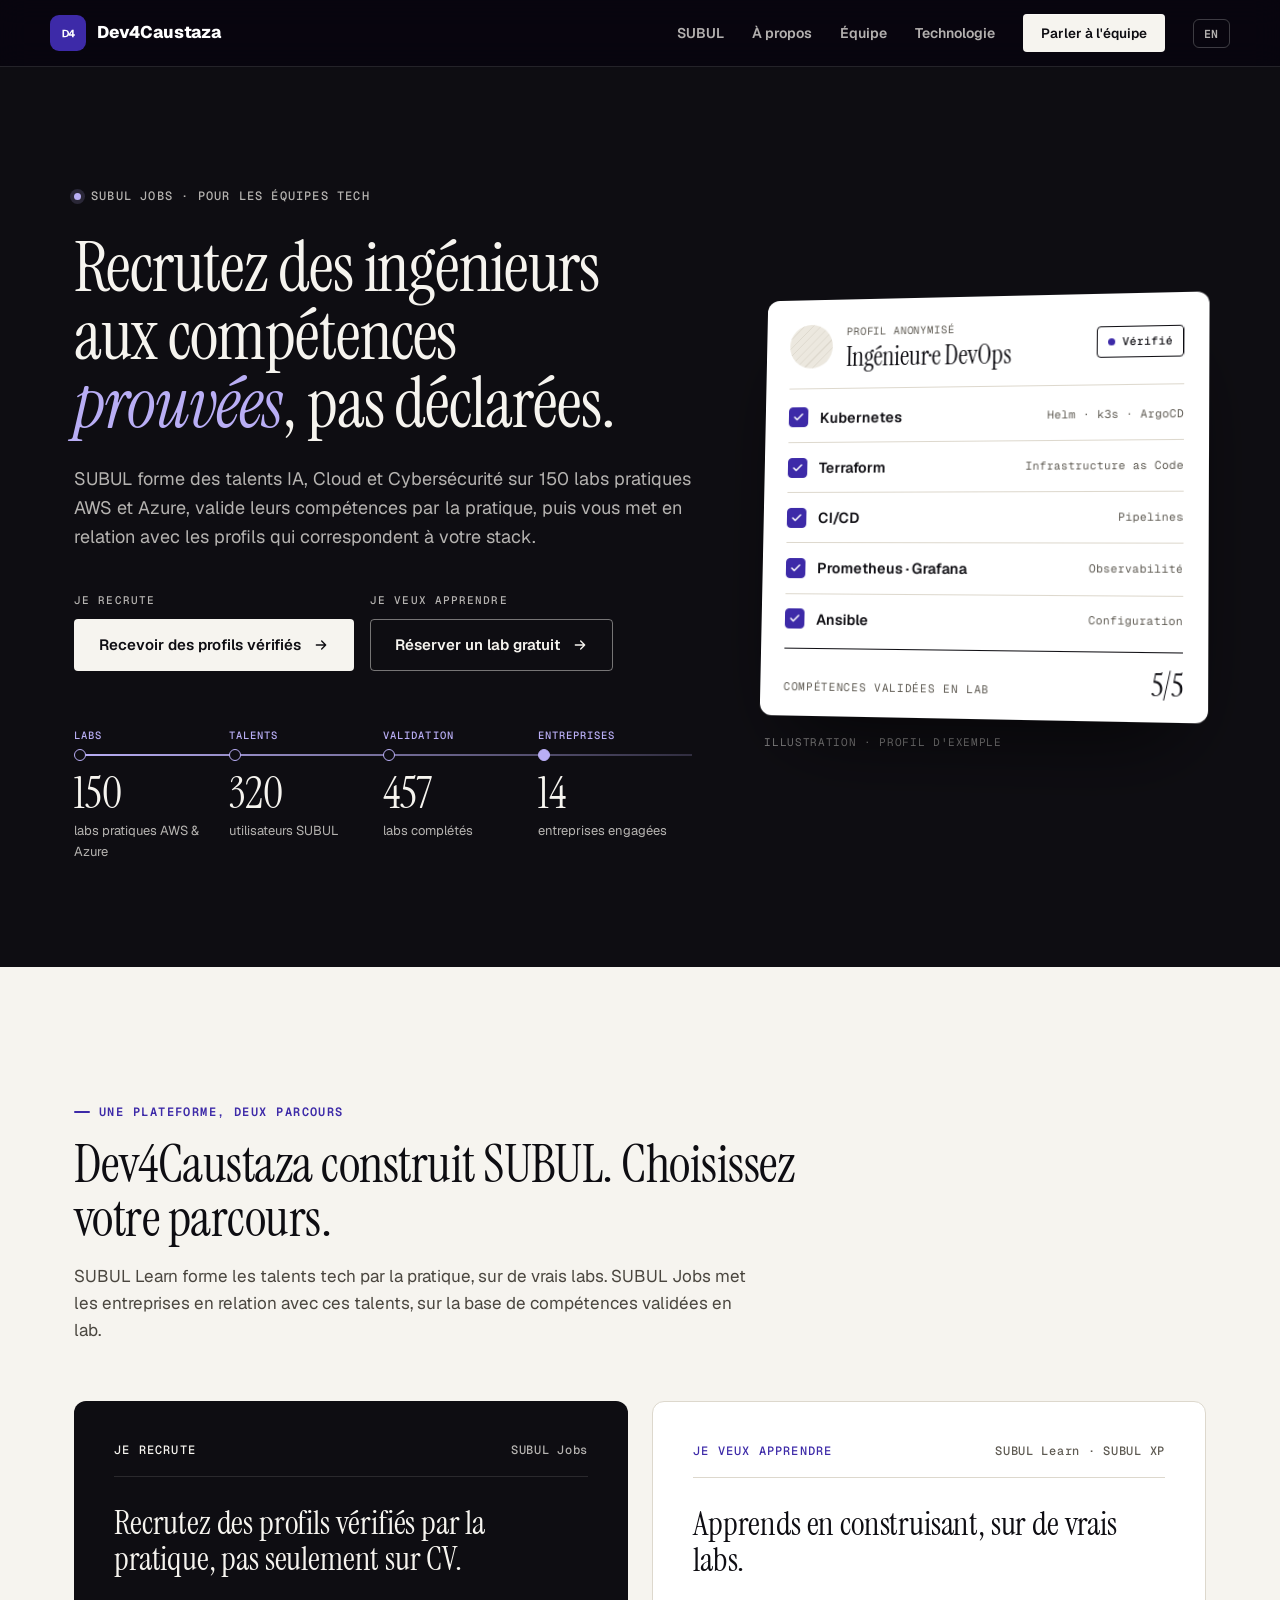
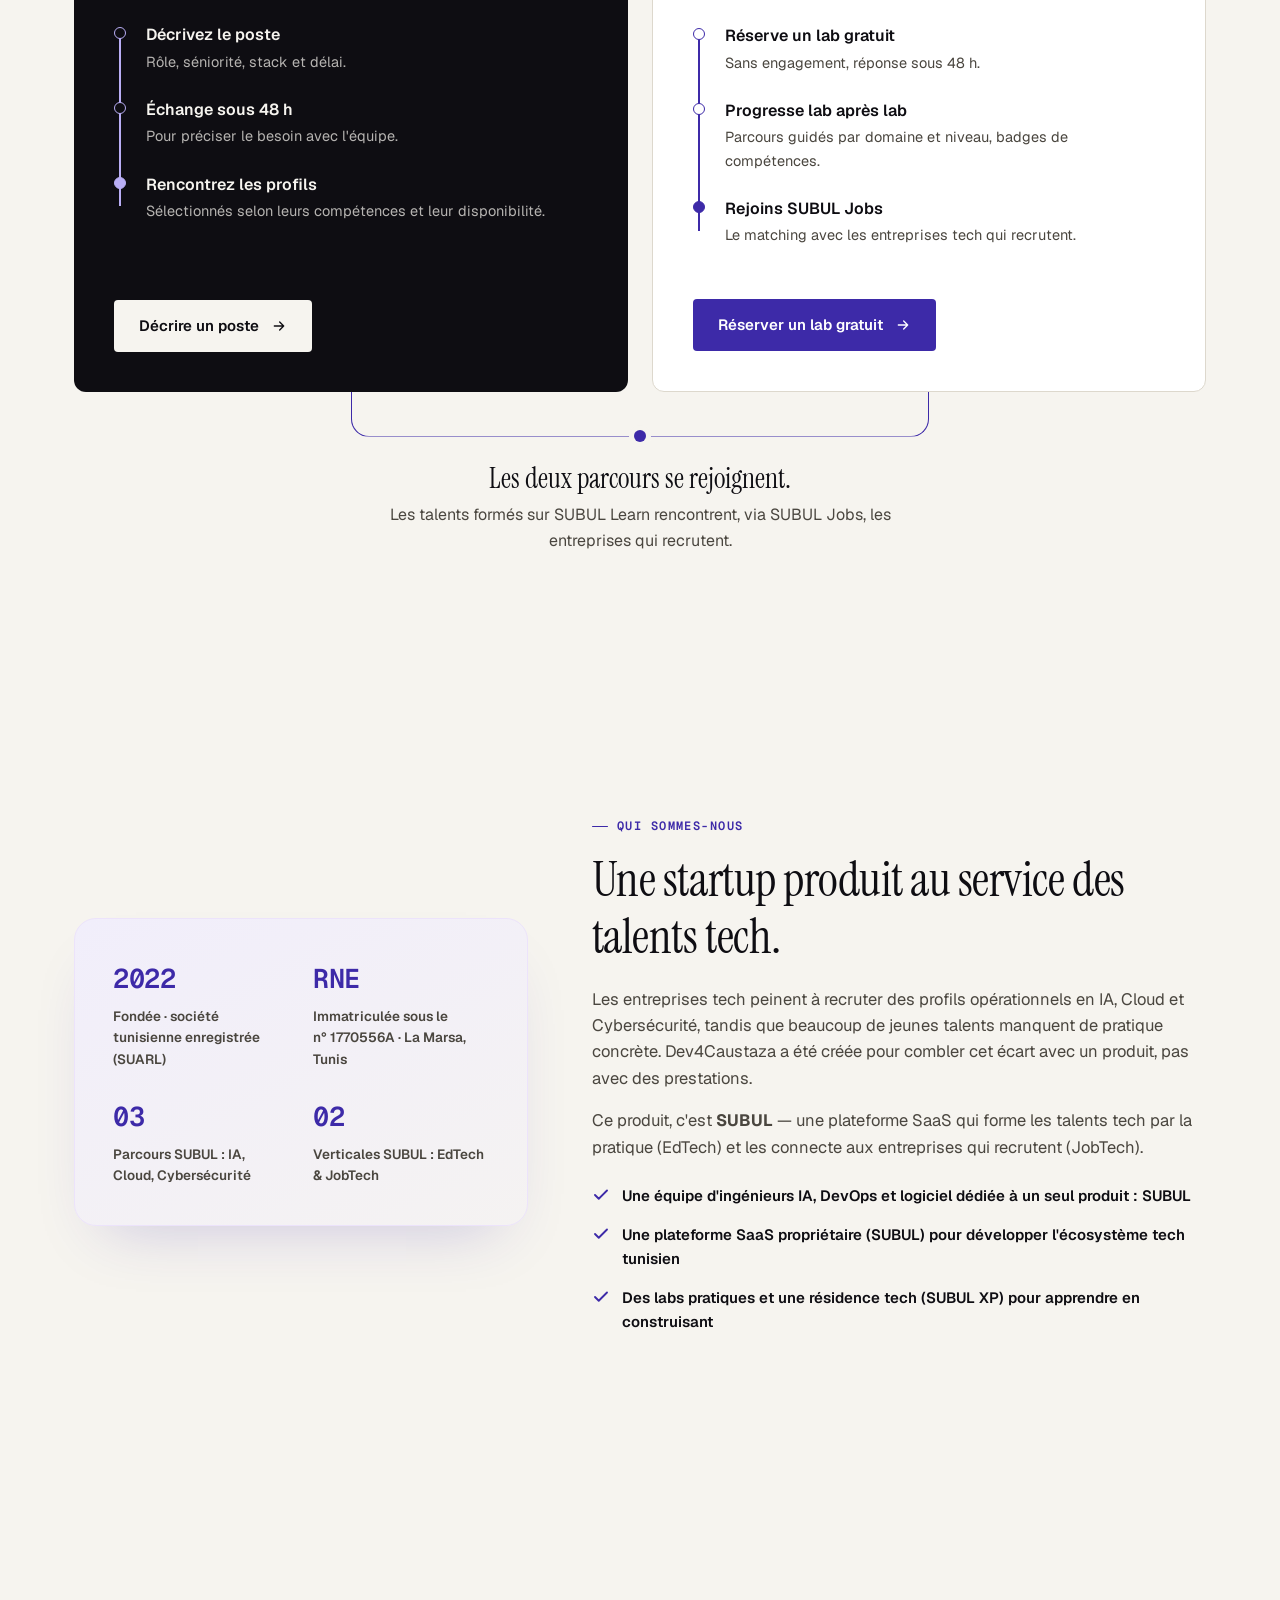
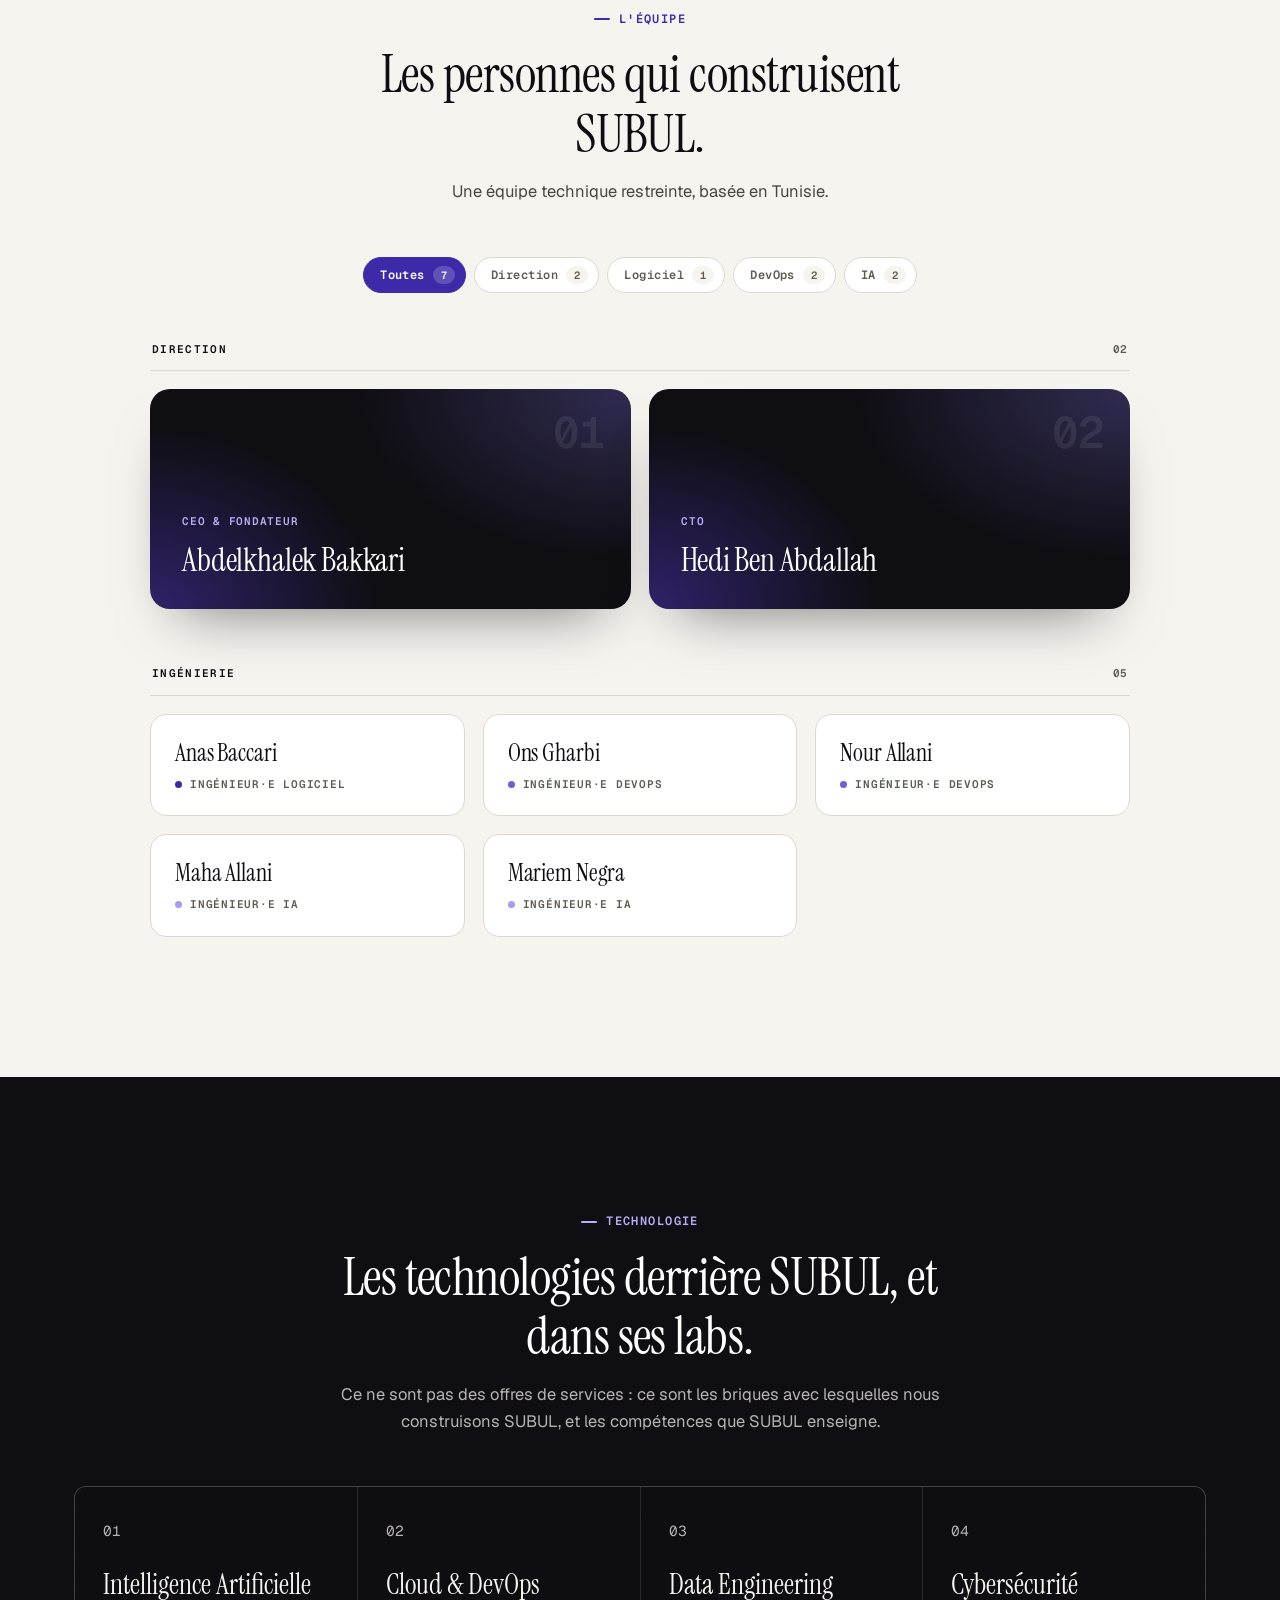
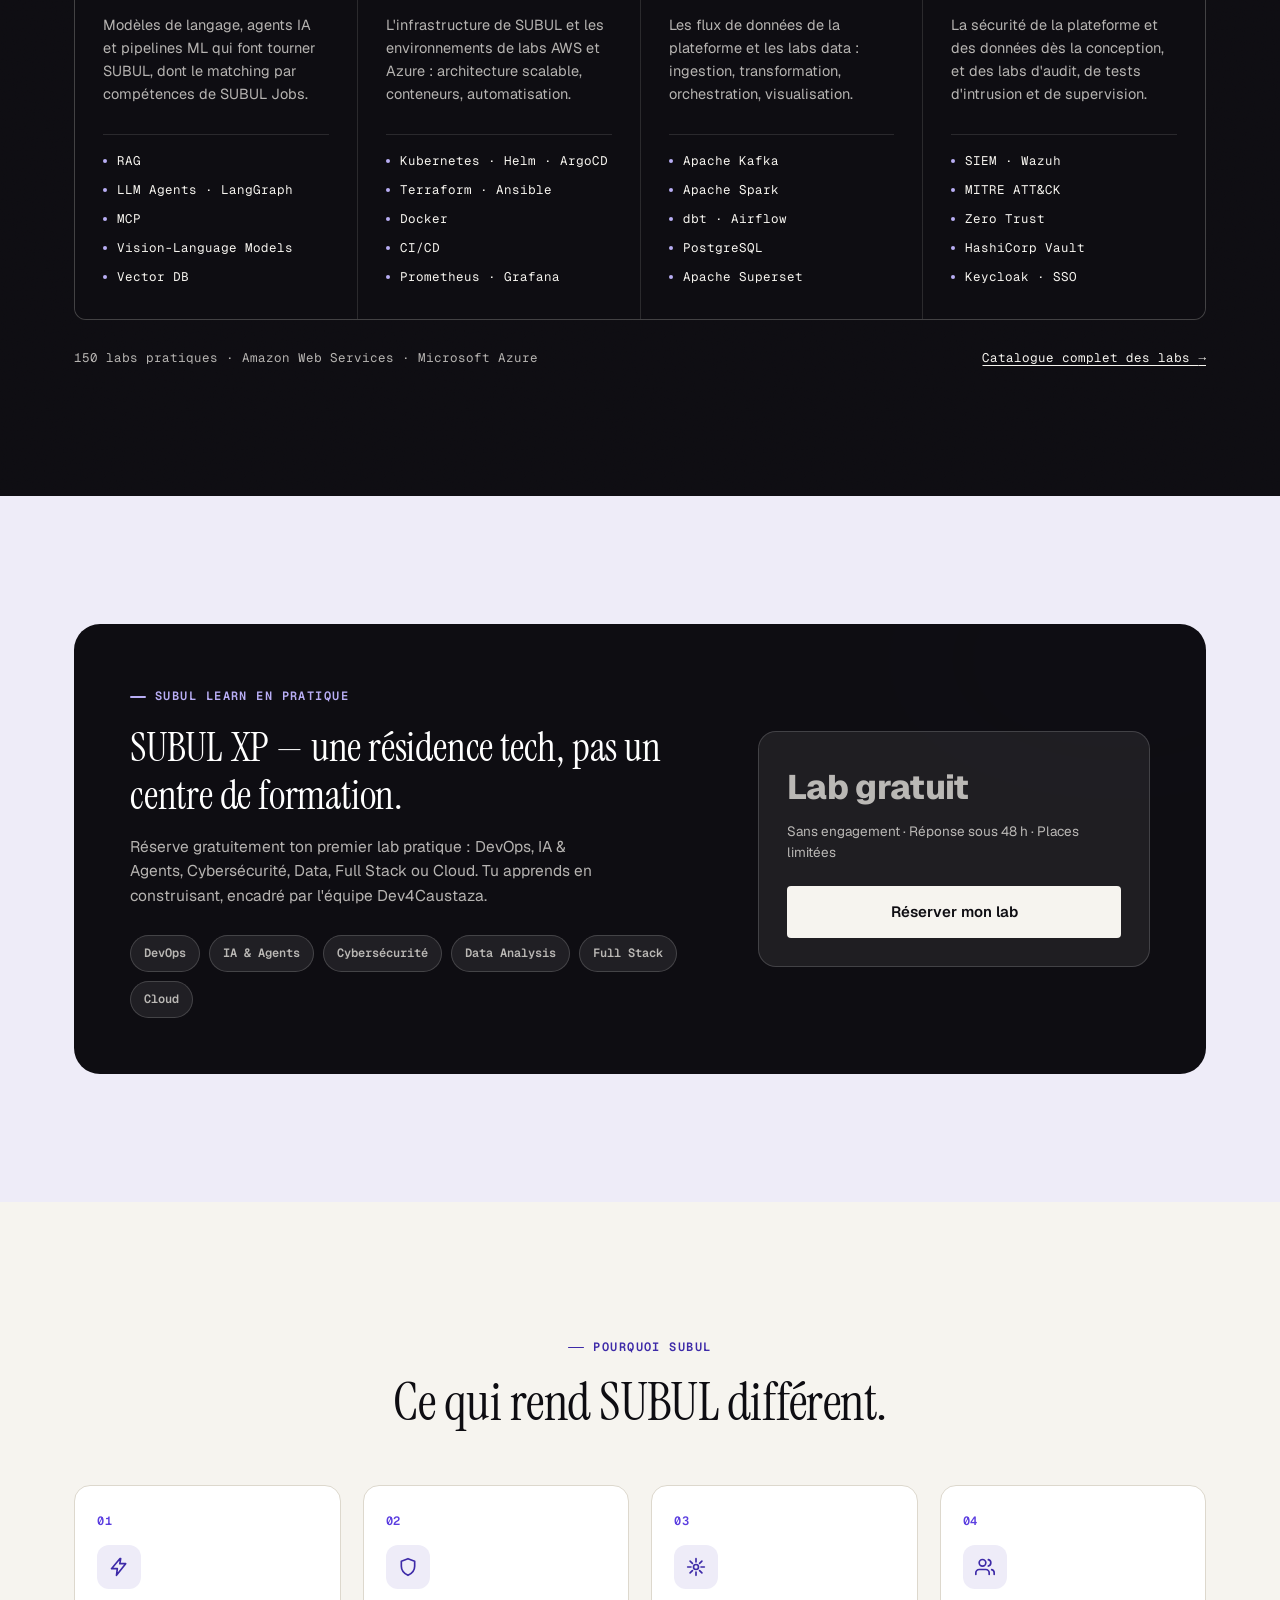
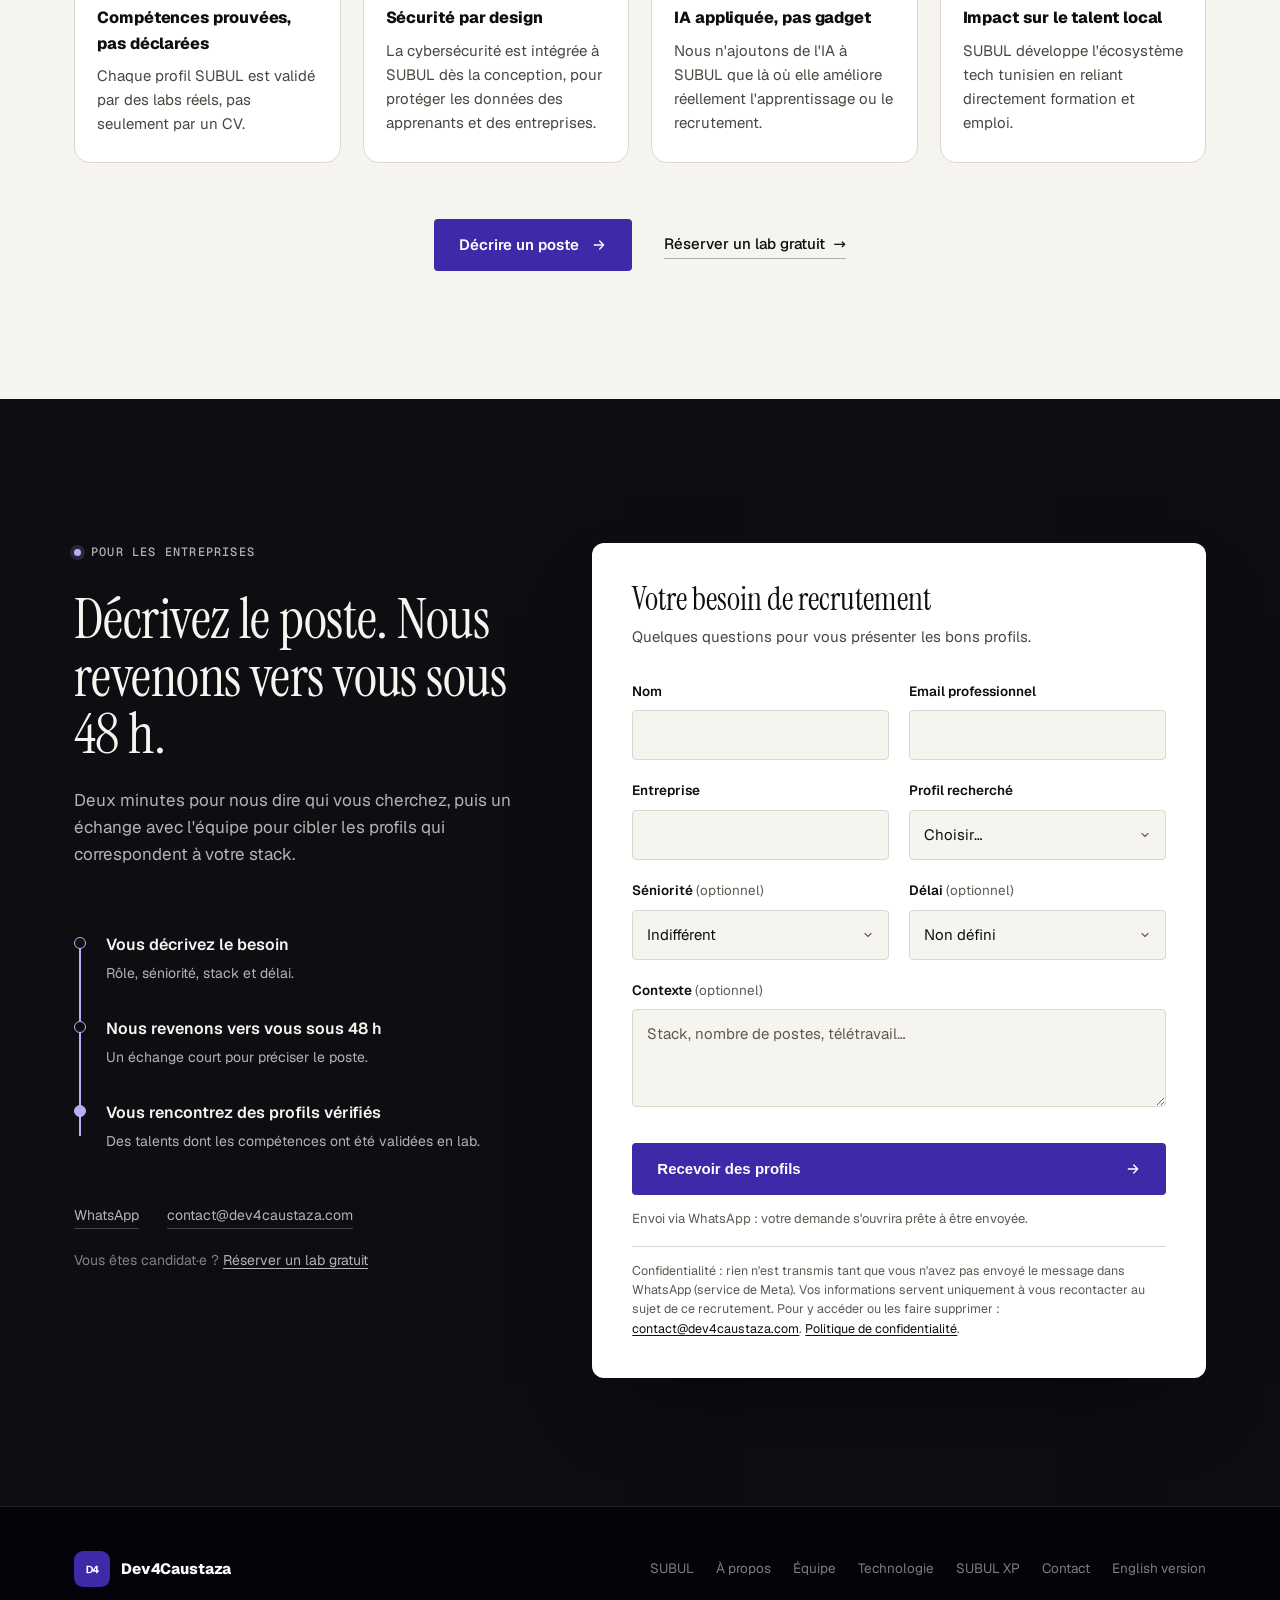
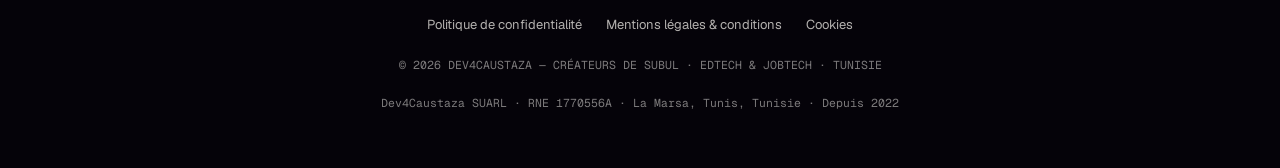
<file: index.html>
<!DOCTYPE html>
<html lang="fr">
<head>
<!--
  DEV4CAUSTAZA — site vitrine
  ---------------------------------------------------------------
  A éditer avant mise en ligne (voir <script> tout en bas) :
    WHATSAPP -> numéro de contact général, format international sans "+"
    EMAIL    -> adresse email de contact
-->
<meta charset="utf-8">
<meta name="viewport" content="width=device-width, initial-scale=1">
<title>Dev4Caustaza — Créateurs de SUBUL, la plateforme EdTech &amp; JobTech propulsée par l'IA</title>
<meta name="description" content="Dev4Caustaza est une startup produit tunisienne qui construit SUBUL, une plateforme SaaS EdTech &amp; JobTech propulsée par l'IA : former les talents tech en IA, Cloud et Cybersécurité, puis les connecter aux entreprises qui recrutent.">
<link rel="canonical" href="https://dev4caustaza.com/">
<link rel="alternate" hreflang="fr" href="https://dev4caustaza.com/">
<link rel="alternate" hreflang="en" href="https://dev4caustaza.com/en/">
<link rel="alternate" hreflang="x-default" href="https://dev4caustaza.com/">
<meta property="og:title" content="Dev4Caustaza — Créateurs de SUBUL">
<meta property="og:description" content="Startup produit tunisienne, créatrice de SUBUL — la plateforme SaaS EdTech &amp; JobTech propulsée par l'IA.">
<meta property="og:type" content="website">
<meta property="og:url" content="https://dev4caustaza.com/">
<meta property="og:locale" content="fr_FR">
<meta property="og:locale:alternate" content="en_US">
<meta property="og:image" content="https://dev4caustaza.com/og-image.png">
<meta property="og:image:width" content="1200">
<meta property="og:image:height" content="630">
<meta property="og:site_name" content="Dev4Caustaza">
<meta name="twitter:card" content="summary_large_image">
<meta name="twitter:title" content="Dev4Caustaza — Créateurs de SUBUL">
<meta name="twitter:description" content="Startup produit tunisienne, créatrice de SUBUL — la plateforme SaaS EdTech &amp; JobTech propulsée par l'IA.">
<meta name="twitter:image" content="https://dev4caustaza.com/og-image.png">
<link rel="icon" type="image/svg+xml" href="favicon.svg">
<script type="application/ld+json">
{
  "@context": "https://schema.org",
  "@type": "Organization",
  "name": "Dev4Caustaza",
  "legalName": "Dev4Caustaza SUARL",
  "url": "https://dev4caustaza.com/",
  "logo": "https://dev4caustaza.com/favicon.svg",
  "foundingDate": "2022",
  "address": {
    "@type": "PostalAddress",
    "addressLocality": "La Marsa, Tunis",
    "addressCountry": "TN"
  },
  "sameAs": ["https://sujets.subul.uk"]
}
</script>
<link rel="preload" href="fonts/geist-latin-gyByhwUx.woff2" as="font" type="font/woff2" crossorigin>
<link rel="preload" href="fonts/instrument-serif-latin-jizBRFtN.woff2" as="font" type="font/woff2" crossorigin>
<link rel="stylesheet" href="fonts/fonts.css">

<style>
  :root{
    --bg:        #0E0D12;
    --bg-soft:   #18161E;
    --paper:     #F6F4EF;
    --card:      #FFFFFF;
    --sunken:    #ECE8DF;
    --title:     #0E0D12;
    --body:      #4A463F;
    --label:     #5E5A52;
    --line:      #DDD8CD;
    --line-dk:   rgba(246,244,239,.12);
    --purple:    #5B3EE0;
    --purple-dk: #3D2AA8;
    --purple-lt: #EEECF8;
    --clay:      #B4401E;
    --clay-dk:   #8F3217;
    --clay-lt:   #F6E6DF;
    --indigo-soft:#B9AEF5;
    --grad:      var(--purple-dk);
    --ink-soft:  rgba(246,244,239,.72);
    --ink-faint: rgba(246,244,239,.5);
    --mono: "Geist Mono", ui-monospace, SFMono-Regular, Menlo, monospace;
    --sans: "Geist", system-ui, sans-serif;
    --serif: "Instrument Serif", Georgia, serif;
  }

  *{ box-sizing:border-box; }
  html{ -webkit-text-size-adjust:100%; scroll-behavior:smooth; }
  section[id]{ scroll-margin-top:84px; }

  body{
    margin:0;
    background:var(--bg);
    font-family:var(--sans);
    color:var(--title);
    line-height:1.6;
    -webkit-font-smoothing:antialiased;
    font-synthesis-weight:none;
  }

  a{ color:inherit; }
  img,svg{ display:block; }
  .container{ max-width:1180px; margin:0 auto; padding:0 24px; }

  section{ position:relative; }

  /* subtle grain texture for dark sections */
  .grain{ position:relative; }
  .grain::before{
    content:"";
    position:absolute; inset:0; z-index:0; pointer-events:none;
    opacity:.05; mix-blend-mode:overlay;
    background-image:url("data:image/svg+xml,%3Csvg xmlns='http://www.w3.org/2000/svg' width='140' height='140'%3E%3Cfilter id='n'%3E%3CfeTurbulence type='fractalNoise' baseFrequency='0.9' numOctaves='2' stitchTiles='stitch'/%3E%3C/filter%3E%3Crect width='100%25' height='100%25' filter='url(%23n)'/%3E%3C/svg%3E");
  }
  .grain > *{ position:relative; z-index:1; }

  .eyebrow{
    display:inline-flex; align-items:center; gap:9px;
    font-family:var(--mono);
    font-size:12px; font-weight:600; letter-spacing:.12em; text-transform:uppercase;
    color:var(--purple-dk);
  }
  .eyebrow::before{ content:""; width:16px; height:1.5px; background:var(--purple-dk); border-radius:2px; }
  .sec-head.on-dark .eyebrow, .xp-inner .eyebrow{ color:var(--indigo-soft); }
  .sec-head.on-dark .eyebrow::before, .xp-inner .eyebrow::before{ background:var(--indigo-soft); }

  /* ---------------- REVEAL ---------------- */
  [data-reveal]{ opacity:0; transform:translateY(12px); transition:opacity .45s cubic-bezier(.2,.7,.2,1), transform .45s cubic-bezier(.2,.7,.2,1); }
  [data-reveal].in{ opacity:1; transform:none; }
  @media (prefers-reduced-motion:reduce){ [data-reveal]{ opacity:1; transform:none; } }
  .tech-grid > [data-reveal]:nth-child(2){ transition-delay:.06s; }
  .tech-grid > [data-reveal]:nth-child(3){ transition-delay:.12s; }
  .tech-grid > [data-reveal]:nth-child(4){ transition-delay:.18s; }
  .why-grid > [data-reveal]:nth-child(2){ transition-delay:.06s; }
  .why-grid > [data-reveal]:nth-child(3){ transition-delay:.12s; }
  .why-grid > [data-reveal]:nth-child(4){ transition-delay:.18s; }
  .paths-grid > [data-reveal]:nth-child(2){ transition-delay:.08s; }

  /* ---------------- NAV ---------------- */
  header{
    position:sticky; top:0; z-index:50;
    background:rgba(7,4,13,.78);
    backdrop-filter:blur(14px) saturate(140%);
    border-bottom:1px solid var(--line-dk);
  }
  .nav{
    display:flex; align-items:center; justify-content:space-between;
    padding:15px 0;
  }
  .brand{
    display:flex; align-items:center; gap:11px;
    font-weight:800; font-size:17px; color:#fff; text-decoration:none; letter-spacing:-.01em;
  }
  .brand-mark{
    width:36px; height:36px; border-radius:9px; flex:none;
    background:var(--purple-dk);
    display:flex; align-items:center; justify-content:center;
    color:#fff;
  }
  .nav-links{ display:flex; align-items:center; gap:28px; list-style:none; margin:0; padding:0; }
  .nav-links a{
    font-size:14px; font-weight:600; color:var(--ink-soft); text-decoration:none;
    transition:color .15s;
  }
  .nav-links a:hover{ color:#fff; }
  .nav-links a.active:not(.nav-cta):not(.lang-switch){ color:#fff; position:relative; }
  .nav-links a.active:not(.nav-cta):not(.lang-switch)::after{
    content:""; position:absolute; left:0; right:0; bottom:-6px; height:2px; border-radius:2px;
    background:var(--paper);
  }
  @media (max-width:860px){
    .nav-links a.active:not(.nav-cta):not(.lang-switch)::after{ display:none; }
    .nav-links a.active:not(.nav-cta):not(.lang-switch){ color:#fff; }
  }
  .nav-cta{
    padding:10px 18px; border-radius:4px; background:var(--paper); color:var(--title)!important;
    font-weight:600!important; font-size:13.5px!important;
    box-shadow:0 1px 0 rgba(255,255,255,.4) inset;
    transition:transform .15s, box-shadow .15s;
  }
  .nav-cta:hover{ transform:translateY(-1px); box-shadow:0 8px 20px -8px rgba(0,0,0,.5); }
  .lang-switch{
    font-family:var(--mono);
    font-size:11.5px!important; font-weight:600!important; letter-spacing:.05em;
    padding:6px 10px; border-radius:6px; border:1px solid rgba(255,255,255,.22);
  }
  .lang-switch:hover{ border-color:#fff; }
  .nav-toggle{ display:none; }
  @media (max-width:860px){
    .nav-links{
      display:none; position:absolute; top:100%; left:0; right:0;
      flex-direction:column; align-items:flex-start; gap:2px;
      background:var(--bg-soft); border-bottom:1px solid var(--line-dk); padding:10px 22px 20px;
    }
    .nav-links.open{ display:flex; }
    .nav-links a{ width:100%; padding:12px 0; border-bottom:1px solid var(--line-dk); }
    .nav-cta{ margin-top:10px; text-align:center; }
    .nav-toggle{
      display:flex; align-items:center; justify-content:center;
      width:38px; height:38px; border-radius:8px; border:1.5px solid var(--line-dk);
      background:transparent; cursor:pointer;
    }
    .nav-toggle svg{ stroke:#fff; }
  }

  /* ---------------- BUTTONS ---------------- */
  .btn{
    display:inline-flex; align-items:center; gap:12px;
    padding:16px 24px; border-radius:4px; font-size:15px; font-weight:600; line-height:1.2;
    text-decoration:none; border:1px solid transparent; cursor:pointer;
    transition:background .24s cubic-bezier(.2,.7,.2,1), border-color .24s, color .24s, transform .16s;
  }
  .btn:active{ transform:translateY(1px); }
  .btn:focus-visible{ outline:2px solid var(--purple); outline-offset:3px; }
  .btn[disabled]{ opacity:.6; cursor:progress; }
  .btn-primary{ background:var(--purple-dk); color:#fff; }
  .btn-primary:hover{ background:#2F2085; }
  .btn-light{ background:var(--paper); color:var(--title); }
  .btn-light:hover{ background:#fff; }
  .btn-outline{ background:transparent; color:var(--paper); border-color:rgba(246,244,239,.45); }
  .btn-outline:hover{ border-color:var(--paper); background:rgba(246,244,239,.06); }
  .btn-block{ width:100%; justify-content:space-between; }
  .btn-arrow{ flex:none; transition:transform .24s cubic-bezier(.2,.7,.2,1); }
  .btn:hover .btn-arrow{ transform:translateX(4px); }
  .btn-swap .swap{ display:grid; overflow:hidden; }
  .btn-swap .swap > span{ grid-area:1 / 1; transition:transform .24s cubic-bezier(.2,.7,.2,1); }
  .btn-swap .swap > span + span{ transform:translateY(115%); }
  .btn-swap:hover .swap > span:first-child{ transform:translateY(-115%); }
  .btn-swap:hover .swap > span + span{ transform:none; }
  .text-link{
    display:inline-flex; align-items:baseline; gap:8px;
    color:var(--paper); font-size:15px; font-weight:500; text-decoration:none;
    border-bottom:1px solid rgba(246,244,239,.32); padding-bottom:2px; transition:border-color .24s;
  }
  .text-link:hover{ border-color:currentColor; }
  .text-link:focus-visible, .nav-links a:focus-visible, footer a:focus-visible, .contact-alt a:focus-visible{ outline:2px solid currentColor; outline-offset:3px; border-radius:2px; }
  .text-link-ink{ color:var(--title); border-color:rgba(14,13,18,.3); }

  /* ---------------- HERO ---------------- */
  .kicker{
    display:flex; align-items:center; gap:10px; margin:0 0 28px;
    font-family:var(--mono); font-size:12px; font-weight:500; letter-spacing:.1em; text-transform:uppercase; color:var(--ink-soft);
  }
  .kicker-dot{ flex:none; width:7px; height:7px; border-radius:50%; background:var(--indigo-soft); box-shadow:0 0 0 4px rgba(185,174,245,.16); }
  .hero{ padding:120px 0 104px; background:var(--bg); color:var(--paper); overflow:hidden; }
  .hero .container{ position:relative; z-index:1; }
  .hero-grid{ display:grid; grid-template-columns:7fr 5fr; gap:72px; align-items:center; }
  .hero-grid > *{ min-width:0; }
  @media (max-width:960px){ .hero-grid{ grid-template-columns:1fr; gap:64px; } }
  .hero h1{
    font-family:var(--serif); font-weight:400; font-size:clamp(46px,5.4vw,78px);
    line-height:.98; letter-spacing:-.015em; margin:0 0 28px; text-wrap:balance;
  }
  .hero h1 em{ font-style:italic; color:var(--indigo-soft); }
  .hero .lead{ font-size:18px; line-height:1.6; color:var(--ink-soft); max-width:52ch; margin:0 0 40px; }
  .hero-actions{ display:flex; flex-wrap:wrap; align-items:flex-end; gap:20px 16px; }
  .hero-choice{ display:flex; flex-direction:column; gap:10px; }
  .hero-choice-label{ font-family:var(--mono); font-size:11px; font-weight:500; letter-spacing:.1em; text-transform:uppercase; color:var(--ink-soft); }
  @media (max-width:560px){
    .hero .kicker{ margin-bottom:20px; }
    .hero h1{ margin-bottom:20px; }
    .hero .lead{ font-size:17px; margin-bottom:28px; }
    .hero-choice{ flex:1 1 100%; }
    .hero-choice .btn{ justify-content:space-between; }
  }
  /* the thread: lab → talent → validated skill → employer */
  .thread{ position:relative; list-style:none; margin:56px 0 0; padding:0; display:grid; grid-template-columns:repeat(4,1fr); }
  .thread::before{
    content:""; position:absolute; left:5px; right:0; top:27px; height:1.5px;
    background:linear-gradient(90deg, var(--indigo-soft), rgba(185,174,245,.2));
    transform:scaleX(0); transform-origin:left; transition:transform .7s cubic-bezier(.2,.7,.2,1) .25s;
  }
  .thread li{ position:relative; display:flex; flex-direction:column; gap:6px; padding:44px 16px 0 0; font-size:13px; color:var(--ink-soft); }
  .thread li::before{
    content:""; position:absolute; left:0; top:22px; width:12px; height:12px; box-sizing:border-box; border-radius:50%;
    border:1.5px solid var(--indigo-soft); background:var(--bg);
    transform:scale(0); transition:transform .3s cubic-bezier(.2,.7,.2,1);
  }
  .thread li:last-child::before{ background:var(--indigo-soft); }
  .in .thread::before, .in .thread li::before{ transform:none; }
  .in .thread li:nth-child(1)::before{ transition-delay:.25s; }
  .in .thread li:nth-child(2)::before{ transition-delay:.45s; }
  .in .thread li:nth-child(3)::before{ transition-delay:.65s; }
  .in .thread li:nth-child(4)::before{ transition-delay:.85s; }
  .thread-stage{ position:absolute; top:0; left:0; font-family:var(--mono); font-size:10.5px; font-weight:500; letter-spacing:.1em; text-transform:uppercase; color:var(--indigo-soft); white-space:nowrap; }
  .thread strong{ font-family:var(--serif); font-weight:400; font-size:44px; line-height:1; color:var(--paper); font-variant-numeric:tabular-nums; }
  @media (max-width:700px){
    .thread{ grid-template-columns:1fr; gap:22px; margin-top:44px; }
    .thread::before{ top:6px; bottom:6px; left:5px; right:auto; width:1.5px; height:auto; background:linear-gradient(180deg, var(--indigo-soft), rgba(185,174,245,.2)); transform:scaleY(0); transform-origin:top; }
    .thread li{ padding:0 0 0 30px; }
    .thread li::before{ top:2px; }
    .thread-stage{ position:static; }
    .thread strong{ font-size:34px; }
  }

  .hero-visual{ perspective:1800px; }
  .hero-caption{ margin:20px 0 0; font-family:var(--mono); font-size:11px; letter-spacing:.06em; text-transform:uppercase; color:var(--ink-faint); }
  .profile-card{
    background:var(--card); color:var(--title); border-radius:12px; padding:24px 24px 20px;
    box-shadow:0 40px 80px -28px rgba(0,0,0,.7);
    transform:rotateY(-10deg) rotateX(4deg); transform-origin:0 50%;
  }
  @media (max-width:960px){ .hero-visual{ max-width:460px; } .profile-card{ transform:none; } }
  .profile-head{ display:grid; grid-template-columns:auto 1fr auto; gap:14px; align-items:center; padding-bottom:18px; border-bottom:1px solid var(--line); }
  .profile-avatar{ width:44px; height:44px; border-radius:50%; background:repeating-linear-gradient(135deg, var(--sunken) 0 5px, var(--line) 5px 6px); }
  .profile-kicker{ margin:0; font-family:var(--mono); font-size:10.5px; letter-spacing:.08em; text-transform:uppercase; color:var(--label); }
  .profile-role{ margin:4px 0 0; font-family:var(--serif); font-size:26px; line-height:1; }
  .profile-status{
    display:inline-flex; align-items:center; gap:7px; padding:6px 10px; border-radius:4px; border:1px solid var(--title);
    font-family:var(--mono); font-size:11px; font-weight:500; color:var(--title); white-space:nowrap;
  }
  .profile-status .dot{ width:7px; height:7px; border-radius:50%; background:var(--purple-dk); }
  .profile-checks{ list-style:none; margin:0; padding:4px 0; }
  .profile-checks li{
    display:grid; grid-template-columns:20px 1fr auto; gap:12px; align-items:center;
    padding:13px 0; border-bottom:1px solid var(--line); font-size:14.5px;
  }
  .profile-checks li:last-child{ border-bottom:0; }
  .profile-check{
    width:20px; height:20px; border-radius:4px; display:grid; place-items:center;
    background:var(--purple-dk); border:1px solid var(--purple-dk);
  }
  @keyframes check-in{ from{ transform:scale(.55); } to{ transform:none; } }
  .hero-visual.in .profile-check svg{ animation:check-in .32s cubic-bezier(.2,.7,.2,1) both; }
  .hero-visual.in .profile-checks li:nth-child(1) .profile-check svg{ animation-delay:.35s; }
  .hero-visual.in .profile-checks li:nth-child(2) .profile-check svg{ animation-delay:.47s; }
  .hero-visual.in .profile-checks li:nth-child(3) .profile-check svg{ animation-delay:.59s; }
  .hero-visual.in .profile-checks li:nth-child(4) .profile-check svg{ animation-delay:.71s; }
  .hero-visual.in .profile-checks li:nth-child(5) .profile-check svg{ animation-delay:.83s; }
  .profile-skill{ font-weight:600; }
  .profile-meta{ font-family:var(--mono); font-size:11px; color:var(--label); text-align:right; }
  .profile-foot{
    display:flex; justify-content:space-between; align-items:baseline; gap:16px; padding-top:16px; border-top:1px solid var(--title);
    font-family:var(--mono); font-size:11px; letter-spacing:.06em; text-transform:uppercase; color:var(--label);
  }
  .profile-tally{ font-family:var(--serif); font-size:30px; line-height:1; letter-spacing:0; color:var(--title); font-variant-numeric:tabular-nums; }
  @media (max-width:420px){ .profile-meta{ display:none; } .profile-checks li{ grid-template-columns:20px 1fr; } }

  /* ---------------- SECTION HEADERS ---------------- */
  .sec-head{ max-width:640px; margin:0 auto 52px; text-align:center; }
  .sec-head h2{ font-family:var(--serif); font-size:clamp(34px,4.2vw,52px); font-weight:500; letter-spacing:-.01em; line-height:1.15; margin:16px 0 14px; }
  .sec-head p{ color:var(--body); font-size:16.5px; margin:0; }
  .sec-head.on-dark h2{ color:#fff; }
  .sec-head.on-dark p{ color:var(--ink-soft); }

  /* ---------------- ABOUT ---------------- */
  .about{ padding:128px 0; background:var(--paper); }
  .about-grid{ display:grid; grid-template-columns:.85fr 1.15fr; gap:64px; align-items:center; }
  @media (max-width:860px){ .about-grid{ grid-template-columns:1fr; } }
  .about-copy h2{ font-family:var(--serif); font-size:clamp(34px,3.8vw,48px); font-weight:500; letter-spacing:-.01em; line-height:1.18; margin:16px 0 20px; }
  .about-copy p{ color:var(--body); font-size:16.5px; margin:0 0 16px; }
  .about-list{ list-style:none; margin:24px 0 0; padding:0; display:grid; gap:15px; }
  .about-list li{ display:flex; gap:12px; font-size:15px; color:var(--title); font-weight:600; }
  .about-list svg{ flex:none; margin-top:2px; }

  .about-panel{
    background:linear-gradient(155deg,#F1EEFB,#F6F4EF 130%);
    border:1px solid #ECE3FB;
    border-radius:22px; padding:38px;
    display:grid; gap:24px;
    box-shadow:0 30px 60px -32px rgba(61,42,168,.25);
  }
  .about-stat-row{ display:grid; grid-template-columns:1fr 1fr; gap:24px; }
  .about-stat h3{ font-family:var(--mono); font-size:27px; font-weight:700; margin:0 0 6px; color:var(--purple-dk); letter-spacing:-.01em; }
  .about-stat p{ margin:0; font-size:13.5px; color:var(--body); font-weight:600; }

  /* ---------------- TEAM ---------------- */
  .team{ padding:140px 0; background:var(--paper); }
  .team-filters{ display:flex; flex-wrap:wrap; justify-content:center; gap:8px; margin:0 0 48px; }
  .team-filter{
    display:inline-flex; align-items:center; gap:8px; flex:none; white-space:nowrap;
    font-family:var(--mono); font-size:12px; font-weight:600; letter-spacing:.04em;
    padding:8px 10px 8px 16px; border-radius:999px; border:1.5px solid var(--line); background:#fff; color:var(--label);
    cursor:pointer; transition:background .18s, border-color .18s, color .18s;
  }
  .team-filter-n{
    min-width:22px; padding:2px 6px; border-radius:999px; text-align:center;
    font-size:10.5px; background:var(--paper); color:var(--label);
    transition:background .18s, color .18s;
  }
  .team-filter:hover{ border-color:var(--purple); color:var(--purple-dk); }
  .team-filter.active{ background:var(--purple-dk); border-color:var(--purple-dk); color:#fff; }
  .team-filter.active .team-filter-n{ background:rgba(255,255,255,.18); color:#fff; }
  .team-filter:focus-visible{ outline:2px solid var(--purple); outline-offset:2px; }
  .sr-only{ position:absolute; width:1px; height:1px; padding:0; margin:-1px; overflow:hidden; clip:rect(0,0,0,0); white-space:nowrap; border:0; }
  .team-board{ max-width:980px; margin:0 auto; display:grid; gap:56px; }
  .team-group-label{
    display:flex; justify-content:space-between; align-items:baseline;
    margin:0 0 18px; padding:0 2px 12px; border-bottom:1px solid var(--line);
    font-family:var(--mono); font-size:11px; font-weight:600; letter-spacing:.12em; text-transform:uppercase; color:var(--title);
  }
  .team-group-n{ color:var(--label); letter-spacing:.06em; }
  .team-leads, .team-grid{ list-style:none; margin:0; padding:0; display:grid; gap:18px; }
  .team-leads{ grid-template-columns:1fr 1fr; }
  .team-grid{ grid-template-columns:repeat(3,1fr); }
  @media (max-width:860px){ .team-grid{ grid-template-columns:1fr 1fr; } }
  @media (max-width:700px){ .team-leads{ grid-template-columns:1fr; } }
  .team-card{
    position:relative; display:flex; flex-direction:column; gap:8px;
    padding:24px 24px 22px; border-radius:16px; background:#fff; border:1px solid var(--line);
    transition:opacity .3s ease, filter .3s ease, transform .25s cubic-bezier(.16,1,.3,1), box-shadow .25s, border-color .2s;
  }
  @media (hover:hover){
    .team-card:hover{ transform:translateY(-4px); border-color:#DED2FA; box-shadow:0 20px 40px -24px rgba(61,42,168,.25); }
  }
  .team-name{ font-family:var(--serif); font-size:24px; font-weight:600; line-height:1.2; color:var(--title); letter-spacing:-.005em; }
  .team-role{
    display:flex; align-items:center; gap:8px;
    font-family:var(--mono); font-size:11px; font-weight:600; letter-spacing:.07em; text-transform:uppercase; color:var(--label);
  }
  .team-role::before{ content:""; flex:none; width:7px; height:7px; border-radius:50%; background:var(--dept); }
  .team-card[data-dept="software"]{ --dept:var(--purple-dk); }
  .team-card[data-dept="devops"]{ --dept:#6E5FD9; }
  .team-card[data-dept="ai"]{ --dept:#A79BEF; }
  .team-card-lead{
    min-height:220px; justify-content:flex-end; gap:10px;
    padding:30px 32px; border-radius:20px; border:0; overflow:hidden;
    background:
      radial-gradient(420px 260px at 100% 0%, rgba(124,111,224,.30), transparent 65%),
      radial-gradient(380px 300px at 0% 100%, rgba(91,62,224,.42), transparent 60%),
      var(--bg);
    box-shadow:0 30px 60px -30px rgba(11,10,14,.55);
  }
  .team-card-lead .team-name{ font-size:32px; font-weight:500; color:#fff; }
  .team-card-lead .team-role{ color:var(--indigo-soft); }
  .team-card-lead .team-role::before{ display:none; }
  .team-card-index{
    position:absolute; top:22px; right:26px;
    font-family:var(--mono); font-size:44px; font-weight:700; line-height:1; color:rgba(255,255,255,.08);
  }
  @media (hover:hover){
    .team-card-lead:hover{ box-shadow:0 36px 60px -28px rgba(11,10,14,.65); }
  }
  .team-card.is-dim{ opacity:.25; filter:grayscale(1); }
  @media (max-width:560px){
    .team-filters{
      flex-wrap:nowrap; justify-content:flex-start; overflow-x:auto;
      margin:0 -24px 36px; padding:2px 24px;
      scrollbar-width:none;
    }
    .team-filters::-webkit-scrollbar{ display:none; }
    .team-board{ gap:40px; }
    .team-grid{ gap:10px; }
    .team-card{ padding:18px 16px; gap:6px; }
    .team-name{ font-size:21px; }
    .team-role{ font-size:10px; letter-spacing:.05em; }
    .team-card-lead{ min-height:170px; padding:24px; }
    .team-card-lead .team-name{ font-size:26px; }
  }
  @media (max-width:480px){ .team-grid{ grid-template-columns:1fr; } }

  /* ---------------- TECHNOLOGY ---------------- */
  .services{ padding:128px 0; background:var(--bg); color:#fff; }
  .tech-grid{
    display:grid; grid-template-columns:repeat(4,1fr); gap:1px;
    background:var(--line-dk); border:1px solid var(--line-dk); border-radius:12px; overflow:hidden;
  }
  @media (max-width:960px){ .tech-grid{ grid-template-columns:1fr 1fr; } }
  @media (max-width:560px){ .tech-grid{ grid-template-columns:1fr; } }
  .tech-col{ display:flex; flex-direction:column; padding:32px 28px; background:var(--bg); transition:background .24s cubic-bezier(.2,.7,.2,1); }
  @media (hover:hover){ .tech-col:hover{ background:#16141C; } }
  .tech-index{ margin:0 0 36px; font-family:var(--mono); font-size:12px; color:var(--ink-faint); }
  .tech-col h3{ margin:0 0 12px; font-family:var(--serif); font-weight:400; font-size:28px; line-height:1.1; color:var(--paper); }
  .tech-col p{ margin:0 0 28px; font-size:14.5px; color:var(--ink-soft); }
  .tech-tools{
    list-style:none; margin:auto 0 0; padding:16px 0 0; border-top:1px solid var(--line-dk);
    display:grid; gap:9px; font-family:var(--mono); font-size:12.5px; color:var(--paper);
  }
  .tech-tools li{ display:flex; align-items:center; gap:10px; }
  .tech-tools li::before{ content:""; flex:none; width:4px; height:4px; border-radius:50%; background:var(--indigo-soft); }
  .tech-foot{
    display:flex; flex-wrap:wrap; justify-content:space-between; gap:12px 24px; margin:28px 0 0;
    font-family:var(--mono); font-size:12.5px; color:var(--ink-soft);
  }
  .tech-foot a{ color:var(--paper); text-underline-offset:3px; }

  /* ---------------- SUBUL: TWO PATHS ---------------- */
  .paths{ padding:128px 0; background:var(--paper); }
  .paths-head{ max-width:760px; margin:0 0 56px; }
  .paths-head h2{ margin:16px 0; font-family:var(--serif); font-weight:400; font-size:clamp(34px,4.2vw,52px); line-height:1.05; letter-spacing:-.01em; }
  .paths-head p{ margin:0; max-width:62ch; font-size:17px; color:var(--body); }
  .paths-grid{ display:grid; grid-template-columns:1fr 1fr; gap:24px; }
  @media (max-width:860px){ .paths-grid{ grid-template-columns:1fr; } }
  .path{ display:flex; flex-direction:column; padding:40px; border-radius:12px; transition:transform .24s cubic-bezier(.2,.7,.2,1), box-shadow .24s cubic-bezier(.2,.7,.2,1); }
  @media (hover:hover){ .path:hover{ transform:translateY(-3px); box-shadow:0 28px 56px -32px rgba(14,13,18,.45); } }
  .path-hire{ background:var(--bg); color:var(--paper); }
  .path-learn{ background:var(--card); color:var(--title); border:1px solid var(--line); }
  .path-tag{
    display:flex; justify-content:space-between; align-items:baseline; gap:16px;
    margin:0 0 28px; padding:0 0 16px; border-bottom:1px solid var(--line-dk);
    font-family:var(--mono); font-size:12px; font-weight:500; letter-spacing:.1em; text-transform:uppercase;
  }
  .path-tag span + span{ letter-spacing:.06em; text-transform:none; }
  .path-hire .path-tag span + span{ color:var(--ink-soft); }
  .path-learn .path-tag{ border-color:var(--line); color:var(--purple-dk); }
  .path-learn .path-tag span + span{ color:var(--label); }
  .path h3{ margin:0 0 32px; font-family:var(--serif); font-weight:400; font-size:clamp(28px,2.6vw,36px); line-height:1.1; letter-spacing:-.005em; }
  .path-steps{ position:relative; list-style:none; margin:0 0 40px; padding:0; --thread:var(--purple-dk); --node-bg:var(--card); }
  .path-hire .path-steps{ --thread:var(--indigo-soft); --node-bg:var(--bg); }
  .path-steps::before{
    content:""; position:absolute; left:5px; top:20px; bottom:28px; width:1.5px; background:var(--thread);
    transform:scaleY(0); transform-origin:top; transition:transform .6s cubic-bezier(.2,.7,.2,1) .2s;
  }
  .path-steps li{ position:relative; display:grid; grid-template-columns:32px 1fr; gap:2px 0; padding:12px 0; }
  .path-steps li::before{
    content:""; grid-row:span 2; position:relative; z-index:1; margin-top:5px;
    width:12px; height:12px; box-sizing:border-box; border-radius:50%; border:1.5px solid var(--thread); background:var(--node-bg);
  }
  .path-steps li:last-child::before{ background:var(--thread); }
  .path.in .path-steps::before{ transform:none; }
  .path-steps strong{ font-size:16px; font-weight:600; }
  .path-steps span{ font-size:14.5px; }
  .path-hire .path-steps span{ color:var(--ink-soft); }
  .path-learn .path-steps span{ color:var(--body); }
  .path .btn{ margin-top:auto; align-self:flex-start; }
  @media (max-width:560px){ .path{ padding:28px 22px; } }

  /* where the two paths meet */
  .paths-junction{ position:relative; padding-top:72px; text-align:center; }
  .paths-junction p{ max-width:560px; margin-left:auto; margin-right:auto; }
  .paths-junction::before{
    content:""; position:absolute; top:0; height:44px; left:calc(25% - 6px); right:calc(25% - 6px);
    border:1.5px solid var(--purple-dk); border-top:0; border-radius:0 0 18px 18px;
    clip-path:inset(0 50% 0 50%); transition:clip-path .7s cubic-bezier(.2,.7,.2,1) .15s;
  }
  .paths-junction::after{
    content:""; position:absolute; top:44px; left:50%; width:12px; height:12px; margin:-6px 0 0 -6px;
    border-radius:50%; background:var(--purple-dk); box-shadow:0 0 0 5px var(--paper);
  }
  .paths-junction.in::before{ clip-path:inset(0 0 0 0); }
  .junction-title{ margin:0 0 8px; font-family:var(--serif); font-size:28px; line-height:1.1; color:var(--title); }
  .junction-text{ margin:0; font-size:16px; color:var(--body); }
  @media (max-width:860px){
    .paths-junction{ padding-top:56px; }
    .paths-junction::before{ left:50%; right:auto; width:1.5px; margin-left:-.75px; height:32px; border:0; border-radius:0; background:var(--purple-dk); clip-path:none; }
    .paths-junction::after{ top:38px; }
  }

  /* ---------------- XP PROGRAM ---------------- */
  .xp{ padding:128px 0; background:var(--purple-lt); }
  .xp-inner{
    background:var(--bg); border-radius:26px; padding:56px; color:#fff;
    display:grid; grid-template-columns:1.2fr .8fr; gap:40px; align-items:center;
    position:relative; overflow:hidden;
  }
  .xp-inner::before{
    content:""; position:absolute; inset:0;
    background:radial-gradient(520px 320px at 92% 8%, rgba(91,62,224,.35), transparent 60%);
  }
  @media (max-width:860px){ .xp-inner{ grid-template-columns:1fr; padding:38px 26px; } }
  .xp-inner > *{ position:relative; z-index:1; }
  .xp-inner h2{ font-family:var(--serif); font-size:clamp(30px,3.4vw,40px); font-weight:500; margin:16px 0 16px; letter-spacing:-.005em; line-height:1.2; }
  .xp-inner p{ color:var(--ink-soft); font-size:15.5px; margin:0 0 26px; max-width:480px; }
  .xp-domains{ display:flex; flex-wrap:wrap; gap:9px; }
  .xp-domains span{
    font-family:var(--mono); font-size:12px; font-weight:600; padding:8px 13px; border-radius:999px;
    background:rgba(255,255,255,.08); border:1px solid rgba(255,255,255,.16); color:var(--ink-soft);
  }
  .xp-card{
    background:rgba(255,255,255,.07); border:1px solid rgba(255,255,255,.16); border-radius:18px; padding:28px;
  }
  .xp-card .big{ font-size:34px; font-weight:800; letter-spacing:-.02em; margin:0 0 6px; }
  .xp-card p{ margin:0 0 22px; font-size:13.5px; color:var(--ink-soft); }

  /* ---------------- WHY / VALUES ---------------- */
  .why{ padding:128px 0; background:var(--paper); }
  .why-grid{ display:grid; grid-template-columns:repeat(4,1fr); gap:22px; }
  @media (max-width:900px){ .why-grid{ grid-template-columns:1fr 1fr; } }
  @media (max-width:520px){ .why-grid{ grid-template-columns:1fr; } }
  .why-card{ padding:26px 22px; border-radius:16px; background:#fff; border:1px solid var(--line); transition:border-color .2s, box-shadow .2s, transform .2s; }
  .why-card:hover{ border-color:#DED2FA; box-shadow:0 20px 40px -24px rgba(61,42,168,.25); transform:translateY(-4px); }
  .why-num{ font-family:var(--mono); font-size:12px; font-weight:600; color:var(--purple); letter-spacing:.05em; margin-bottom:14px; }
  .why-icon{
    width:44px; height:44px; border-radius:12px; background:var(--purple-lt);
    display:flex; align-items:center; justify-content:center; margin-bottom:16px;
  }
  .why-card h3{ font-size:16px; font-weight:800; margin:0 0 8px; letter-spacing:-.005em; }
  .why-card p{ font-size:15px; color:var(--body); margin:0; }

  .why-cta{ display:flex; flex-wrap:wrap; justify-content:center; align-items:center; gap:20px 32px; margin-top:56px; }

  /* ---------------- CONTACT ---------------- */
  .contact{ padding:144px 0 128px; background:var(--bg); color:var(--paper); }
  .contact-grid{ display:grid; grid-template-columns:5fr 7fr; gap:80px; align-items:start; }
  .contact-grid > *{ min-width:0; }
  @media (max-width:960px){ .contact-grid{ grid-template-columns:1fr; gap:56px; } }
  .contact-copy h2{ font-family:var(--serif); font-weight:400; font-size:clamp(38px,4.4vw,58px); line-height:1.02; letter-spacing:-.01em; margin:0 0 24px; }
  .contact-intro{ margin:0 0 48px; max-width:44ch; font-size:17px; color:var(--ink-soft); }
  .next-steps{ position:relative; list-style:none; margin:0; padding:0; }
  .next-steps::before{
    content:""; position:absolute; left:5px; top:24px; bottom:32px; width:1.5px; background:var(--indigo-soft);
    transform:scaleY(0); transform-origin:top; transition:transform .6s cubic-bezier(.2,.7,.2,1) .2s;
  }
  .in .next-steps::before{ transform:none; }
  .next-steps li{ position:relative; display:grid; grid-template-columns:32px 1fr; gap:4px 0; padding:16px 0; }
  .next-steps li::before{
    content:""; grid-row:span 2; position:relative; z-index:1; margin-top:5px;
    width:12px; height:12px; box-sizing:border-box; border-radius:50%; border:1.5px solid var(--indigo-soft); background:var(--bg);
    transition:background .24s;
  }
  .next-steps li:last-child::before, .next-steps li.is-done::before{ background:var(--indigo-soft); }
  .next-steps strong{ font-size:16px; font-weight:600; color:var(--paper); }
  .next-steps .d{ font-size:14px; color:var(--ink-soft); }
  .contact-alt{ display:flex; flex-wrap:wrap; gap:10px 28px; margin:36px 0 0; font-size:14px; }
  .contact-alt a{ color:var(--ink-soft); text-decoration:none; border-bottom:1px solid rgba(246,244,239,.25); padding-bottom:1px; transition:color .24s, border-color .24s; }
  .contact-alt a:hover{ color:var(--paper); border-color:var(--paper); }
  .contact-learner{ margin:20px 0 0; font-size:14px; color:var(--ink-faint); }
  .contact-learner a{ color:var(--ink-soft); text-underline-offset:3px; }

  .lead-panel{ background:var(--card); color:var(--title); border-radius:12px; padding:40px; box-shadow:0 40px 80px -32px rgba(0,0,0,.6); }
  .lead-panel h3{ font-family:var(--serif); font-weight:400; font-size:32px; line-height:1.05; margin:0 0 8px; }
  .lead-sub{ margin:0 0 32px; font-size:15px; color:var(--body); }
  .lead-grid{ display:grid; grid-template-columns:1fr 1fr; gap:20px; }
  .lead-grid .full{ grid-column:1 / -1; }
  .field label{ display:block; margin:0 0 8px; font-size:13.5px; font-weight:600; color:var(--title); }
  .field .opt{ font-weight:400; color:var(--label); }
  .field input, .field select, .field textarea{
    width:100%; padding:12px 14px; font:inherit; font-size:15px; color:var(--title);
    background-color:var(--paper); border:1px solid var(--line); border-radius:4px;
    transition:border-color .16s, background-color .16s, box-shadow .16s;
  }
  .field select{
    appearance:none; padding-right:40px; cursor:pointer;
    background-image:url("data:image/svg+xml,%3Csvg xmlns='http://www.w3.org/2000/svg' width='12' height='12' viewBox='0 0 24 24' fill='none' stroke='%236F6A61' stroke-width='2.5' stroke-linecap='round' stroke-linejoin='round'%3E%3Cpath d='m6 9 6 6 6-6'/%3E%3C/svg%3E");
    background-repeat:no-repeat; background-position:right 14px center;
  }
  .field textarea{ resize:vertical; min-height:92px; }
  .field input::placeholder, .field textarea::placeholder{ color:var(--label); }
  .field :is(input, select, textarea):hover{ border-color:#C4BDAF; }
  .field :is(input, select, textarea):focus{ outline:none; border-color:var(--purple-dk); background-color:var(--card); box-shadow:0 0 0 3px rgba(61,42,168,.16); }
  .field :is(input, select, textarea):user-invalid{ border-color:var(--clay); }
  .lead-panel .btn-block{ margin-top:28px; }
  .lead-hint{ margin:14px 0 0; font-size:13px; color:var(--label); }
  .lead-hint.is-error{ color:var(--clay-dk); }
  .lead-hint:empty{ display:none; }
  .lead-privacy{ margin:16px 0 0; padding:14px 0 0; border-top:1px solid var(--line); font-size:12.5px; line-height:1.55; color:var(--label); }
  .lead-privacy a{ color:var(--title); text-underline-offset:2px; }
  .lead-done-mark{ width:44px; height:44px; margin:0 0 24px; border-radius:50%; background:var(--purple-dk); display:grid; place-items:center; }
  .lead-done h3:focus{ outline:none; }
  .lead-done p{ margin:0 0 20px; max-width:44ch; font-size:16px; color:var(--body); }
  .lead-panel .text-link{ color:var(--purple-dk); border-color:rgba(61,42,168,.35); }
  @media (max-width:560px){ .lead-panel{ padding:28px 20px; } .lead-grid{ grid-template-columns:1fr; } }

  /* ---------------- FOOTER ---------------- */
  footer{ background:#050309; color:var(--ink-faint); padding:44px 0; border-top:1px solid var(--line-dk); }
  .footer-inner{ display:flex; justify-content:space-between; align-items:center; flex-wrap:wrap; gap:14px; }
  .footer-inner .brand{ font-size:15px; }
  footer nav{ display:flex; gap:22px; flex-wrap:wrap; }
  footer nav a{ font-size:13.5px; color:var(--ink-faint); text-decoration:none; }
  footer nav a:hover{ color:#fff; }
  .footer-legal{ display:flex; flex-wrap:wrap; justify-content:center; gap:8px 24px; margin:28px 0 0; font-size:13px; }
  .footer-legal a{ color:var(--ink-soft); text-decoration:none; }
  .footer-legal a:hover{ color:#fff; }
  .footer-fine{ font-family:var(--mono); font-size:11.5px; margin-top:20px; color:var(--ink-faint); text-align:center; }

  @media (max-width:640px){
    .hero{ padding:88px 0 72px; }
    .about, .team, .services, .paths, .xp, .why{ padding:76px 0; }
    .contact{ padding:76px 0 88px; }
  }

  @media (prefers-reduced-motion:reduce){
    *, *::before, *::after{ transition:none !important; scroll-behavior:auto !important; animation:none !important; }
    .thread::before, .thread li::before, .path-steps::before, .path-steps li::before, .next-steps::before{ transform:none !important; }
    .paths-junction::before{ clip-path:none !important; }
  }
</style>
</head>
<body>

<header>
  <div class="container nav">
    <a href="#top" class="brand"><span class="brand-mark"><svg width="21" height="21" viewBox="0 0 1000 1000" fill="none"><g transform="translate(24,0)"><path d="M190 682.6V317.4H309.1Q368.4 317.4 412 341Q455.6 364.5 479.7 405.7Q503.7 446.8 503.7 499.8Q503.7 552.7 479.7 594.1Q455.6 635.5 412 659Q368.4 682.6 309.1 682.6ZM266 616.4H311.1Q346.8 616.4 372.8 601.9Q398.8 587.5 413.2 561.3Q427.7 535 427.7 499.8Q427.7 464 413.2 438Q398.8 412 372.8 397.8Q346.8 383.6 311.1 383.6H266Z" fill="#fff"/><path d="M645.3 682.6V604.2H483.6V540.4L640.4 317.4H721.3V540.4H777.7V604.2H721.3V682.6ZM539 567.9 524.8 540.4H645.3V376.2L664.4 382.1Z" fill="#fff"/></g></svg></span>Dev4Caustaza</a>
    <button class="nav-toggle" id="navToggle" aria-label="Ouvrir le menu" aria-expanded="false">
      <svg width="20" height="20" viewBox="0 0 24 24" fill="none" stroke-width="2" stroke-linecap="round"><path d="M3 6h18M3 12h18M3 18h18"/></svg>
    </button>
    <ul class="nav-links" id="navLinks">
      <li><a href="#subul">SUBUL</a></li>
      <li><a href="#about">À propos</a></li>
      <li><a href="#team">Équipe</a></li>
      <li><a href="#tech">Technologie</a></li>
      <li><a href="#contact" class="nav-cta">Parler à l'équipe</a></li>
      <li><a href="en/index.html" class="lang-switch">EN</a></li>
    </ul>
  </div>
</header>

<main id="top">

  <!-- ============ HERO ============ -->
  <section class="hero">
    <div class="container hero-grid">
      <div class="hero-copy" data-reveal>
        <p class="kicker"><span class="kicker-dot" aria-hidden="true"></span>SUBUL Jobs · Pour les équipes tech</p>
        <h1>Recrutez des ingénieurs aux compétences <em>prouvées</em>, pas déclarées.</h1>
        <p class="lead">SUBUL forme des talents IA, Cloud et Cybersécurité sur 150 labs pratiques AWS et Azure, valide leurs compétences par la pratique, puis vous met en relation avec les profils qui correspondent à votre stack.</p>
        <div class="hero-actions">
          <div class="hero-choice"><span class="hero-choice-label">Je recrute</span><a href="#contact" class="btn btn-light btn-swap"><span class="swap"><span>Recevoir des profils vérifiés</span><span aria-hidden="true">Réponse sous 48&nbsp;h</span></span><svg class="btn-arrow" width="16" height="16" viewBox="0 0 24 24" fill="none" stroke="currentColor" stroke-width="2" stroke-linecap="round" stroke-linejoin="round" aria-hidden="true"><path d="M5 12h14M13 6l6 6-6 6"/></svg></a></div>
          <div class="hero-choice"><span class="hero-choice-label">Je veux apprendre</span><a href="lab.html" class="btn btn-outline">Réserver un lab gratuit<svg class="btn-arrow" width="16" height="16" viewBox="0 0 24 24" fill="none" stroke="currentColor" stroke-width="2" stroke-linecap="round" stroke-linejoin="round" aria-hidden="true"><path d="M5 12h14M13 6l6 6-6 6"/></svg></a></div>
        </div>
        <ol class="thread" aria-label="Du lab à l'entreprise">
          <li><span class="thread-stage">Labs</span><strong>150</strong>labs pratiques AWS &amp; Azure</li>
          <li><span class="thread-stage">Talents</span><strong>320</strong>utilisateurs SUBUL</li>
          <li><span class="thread-stage">Validation</span><strong>457</strong>labs complétés</li>
          <li><span class="thread-stage">Entreprises</span><strong>14</strong>entreprises engagées</li>
        </ol>
      </div>
      <div class="hero-visual" data-reveal aria-hidden="true">
        <div class="profile-card">
          <div class="profile-head">
            <span class="profile-avatar"></span>
            <div>
              <p class="profile-kicker">Profil anonymisé</p>
              <p class="profile-role">Ingénieur·e DevOps</p>
            </div>
            <span class="profile-status"><span class="dot"></span>Vérifié</span>
          </div>
          <ul class="profile-checks">
            <li><span class="profile-check"><svg width="12" height="12" viewBox="0 0 24 24" fill="none" stroke="#fff" stroke-width="3" stroke-linecap="round" stroke-linejoin="round" aria-hidden="true"><path d="M20 6 9 17l-5-5"/></svg></span><span class="profile-skill">Kubernetes</span><span class="profile-meta">Helm · k3s · ArgoCD</span></li>
            <li><span class="profile-check"><svg width="12" height="12" viewBox="0 0 24 24" fill="none" stroke="#fff" stroke-width="3" stroke-linecap="round" stroke-linejoin="round" aria-hidden="true"><path d="M20 6 9 17l-5-5"/></svg></span><span class="profile-skill">Terraform</span><span class="profile-meta">Infrastructure as Code</span></li>
            <li><span class="profile-check"><svg width="12" height="12" viewBox="0 0 24 24" fill="none" stroke="#fff" stroke-width="3" stroke-linecap="round" stroke-linejoin="round" aria-hidden="true"><path d="M20 6 9 17l-5-5"/></svg></span><span class="profile-skill">CI/CD</span><span class="profile-meta">Pipelines</span></li>
            <li><span class="profile-check"><svg width="12" height="12" viewBox="0 0 24 24" fill="none" stroke="#fff" stroke-width="3" stroke-linecap="round" stroke-linejoin="round" aria-hidden="true"><path d="M20 6 9 17l-5-5"/></svg></span><span class="profile-skill">Prometheus · Grafana</span><span class="profile-meta">Observabilité</span></li>
            <li><span class="profile-check"><svg width="12" height="12" viewBox="0 0 24 24" fill="none" stroke="#fff" stroke-width="3" stroke-linecap="round" stroke-linejoin="round" aria-hidden="true"><path d="M20 6 9 17l-5-5"/></svg></span><span class="profile-skill">Ansible</span><span class="profile-meta">Configuration</span></li>
          </ul>
          <div class="profile-foot"><span>Compétences validées en lab</span><span class="profile-tally">5/5</span></div>
        </div>
        <p class="hero-caption">Illustration · profil d'exemple</p>
      </div>
    </div>
  </section>

  <!-- ============ SUBUL : DEUX PARCOURS ============ -->
  <section class="paths" id="subul">
    <div class="container">
      <div class="paths-head" data-reveal>
        <span class="eyebrow">Une plateforme, deux parcours</span>
        <h2>Dev4Caustaza construit SUBUL. Choisissez votre parcours.</h2>
        <p>SUBUL Learn forme les talents tech par la pratique, sur de vrais labs. SUBUL Jobs met les entreprises en relation avec ces talents, sur la base de compétences validées en lab.</p>
      </div>
      <div class="paths-grid">
        <article class="path path-hire" data-reveal>
          <p class="path-tag"><span>Je recrute</span><span>SUBUL Jobs</span></p>
          <h3>Recrutez des profils vérifiés par la pratique, pas seulement sur CV.</h3>
          <ol class="path-steps">
            <li><strong>Décrivez le poste</strong><span>Rôle, séniorité, stack et délai.</span></li>
            <li><strong>Échange sous 48&nbsp;h</strong><span>Pour préciser le besoin avec l'équipe.</span></li>
            <li><strong>Rencontrez les profils</strong><span>Sélectionnés selon leurs compétences et leur disponibilité.</span></li>
          </ol>
          <a href="#contact" class="btn btn-light">Décrire un poste<svg class="btn-arrow" width="16" height="16" viewBox="0 0 24 24" fill="none" stroke="currentColor" stroke-width="2" stroke-linecap="round" stroke-linejoin="round" aria-hidden="true"><path d="M5 12h14M13 6l6 6-6 6"/></svg></a>
        </article>
        <article class="path path-learn" data-reveal>
          <p class="path-tag"><span>Je veux apprendre</span><span>SUBUL Learn · SUBUL XP</span></p>
          <h3>Apprends en construisant, sur de vrais labs.</h3>
          <ol class="path-steps">
            <li><strong>Réserve un lab gratuit</strong><span>Sans engagement, réponse sous 48&nbsp;h.</span></li>
            <li><strong>Progresse lab après lab</strong><span>Parcours guidés par domaine et niveau, badges de compétences.</span></li>
            <li><strong>Rejoins SUBUL Jobs</strong><span>Le matching avec les entreprises tech qui recrutent.</span></li>
          </ol>
          <a href="lab.html" class="btn btn-primary">Réserver un lab gratuit<svg class="btn-arrow" width="16" height="16" viewBox="0 0 24 24" fill="none" stroke="currentColor" stroke-width="2" stroke-linecap="round" stroke-linejoin="round" aria-hidden="true"><path d="M5 12h14M13 6l6 6-6 6"/></svg></a>
        </article>
      </div>
      <div class="paths-junction" data-reveal>
        <p class="junction-title">Les deux parcours se rejoignent.</p>
        <p class="junction-text">Les talents formés sur SUBUL Learn rencontrent, via SUBUL Jobs, les entreprises qui recrutent.</p>
      </div>
    </div>
  </section>

  <!-- ============ ABOUT ============ -->
  <section class="about" id="about">
    <div class="container about-grid">
      <div class="about-panel" data-reveal>
        <div class="about-stat-row">
          <div class="about-stat"><h3>2022</h3><p>Fondée · société tunisienne enregistrée (SUARL)</p></div>
          <div class="about-stat"><h3>RNE</h3><p>Immatriculée sous le n°&nbsp;1770556A · La Marsa, Tunis</p></div>
        </div>
        <div class="about-stat-row">
          <div class="about-stat"><h3>03</h3><p>Parcours SUBUL&nbsp;: IA, Cloud, Cybersécurité</p></div>
          <div class="about-stat"><h3>02</h3><p>Verticales SUBUL&nbsp;: EdTech &amp; JobTech</p></div>
        </div>
      </div>
      <div class="about-copy" data-reveal>
        <span class="eyebrow">Qui sommes-nous</span>
        <h2>Une startup produit au service des talents tech.</h2>
        <p>Les entreprises tech peinent à recruter des profils opérationnels en IA, Cloud et Cybersécurité, tandis que beaucoup de jeunes talents manquent de pratique concrète. Dev4Caustaza a été créée pour combler cet écart avec un produit, pas avec des prestations.</p>
        <p>Ce produit, c'est <strong>SUBUL</strong> — une plateforme SaaS qui forme les talents tech par la pratique (EdTech) et les connecte aux entreprises qui recrutent (JobTech).</p>
        <ul class="about-list">
          <li><svg width="18" height="18" viewBox="0 0 24 24" fill="none" stroke="#3D2AA8" stroke-width="2.5" stroke-linecap="round" stroke-linejoin="round"><path d="M20 6 9 17l-5-5"/></svg>Une équipe d'ingénieurs IA, DevOps et logiciel dédiée à un seul produit&nbsp;: SUBUL</li>
          <li><svg width="18" height="18" viewBox="0 0 24 24" fill="none" stroke="#3D2AA8" stroke-width="2.5" stroke-linecap="round" stroke-linejoin="round"><path d="M20 6 9 17l-5-5"/></svg>Une plateforme SaaS propriétaire (SUBUL) pour développer l'écosystème tech tunisien</li>
          <li><svg width="18" height="18" viewBox="0 0 24 24" fill="none" stroke="#3D2AA8" stroke-width="2.5" stroke-linecap="round" stroke-linejoin="round"><path d="M20 6 9 17l-5-5"/></svg>Des labs pratiques et une résidence tech (SUBUL XP) pour apprendre en construisant</li>
        </ul>
      </div>
    </div>
  </section>

  <!-- ============ TEAM ============ -->
  <section class="team" id="team">
    <div class="container">
      <div class="sec-head" data-reveal>
        <span class="eyebrow">L'équipe</span>
        <h2>Les personnes qui construisent SUBUL.</h2>
        <p>Une équipe technique restreinte, basée en Tunisie.</p>
      </div>
      <div class="team-filters" role="group" aria-label="Filtrer l'équipe par domaine" data-reveal>
        <button type="button" class="team-filter active" data-dept="all" aria-pressed="true">Toutes <span class="team-filter-n"></span></button>
        <button type="button" class="team-filter" data-dept="leadership" aria-pressed="false">Direction <span class="team-filter-n"></span></button>
        <button type="button" class="team-filter" data-dept="software" aria-pressed="false">Logiciel <span class="team-filter-n"></span></button>
        <button type="button" class="team-filter" data-dept="devops" aria-pressed="false">DevOps <span class="team-filter-n"></span></button>
        <button type="button" class="team-filter" data-dept="ai" aria-pressed="false">IA <span class="team-filter-n"></span></button>
      </div>
      <p class="sr-only" id="teamCount" aria-live="polite"></p>
      <div class="team-board" data-reveal>
        <div class="team-group">
          <h3 class="team-group-label"><span>Direction</span> <span class="team-group-n"></span></h3>
          <ul class="team-leads">
            <li class="team-card team-card-lead grain" data-dept="leadership">
              <span class="team-card-index" aria-hidden="true">01</span>
              <span class="team-role">CEO &amp; Fondateur</span>
              <span class="team-name">Abdelkhalek Bakkari</span>
            </li>
            <li class="team-card team-card-lead grain" data-dept="leadership">
              <span class="team-card-index" aria-hidden="true">02</span>
              <span class="team-role">CTO</span>
              <span class="team-name">Hedi Ben Abdallah</span>
            </li>
          </ul>
        </div>
        <div class="team-group">
          <h3 class="team-group-label"><span>Ingénierie</span> <span class="team-group-n"></span></h3>
          <ul class="team-grid">
            <li class="team-card" data-dept="software"><span class="team-name">Anas Baccari</span><span class="team-role">Ingénieur·e Logiciel</span></li>
            <li class="team-card" data-dept="devops"><span class="team-name">Ons Gharbi</span><span class="team-role">Ingénieur·e DevOps</span></li>
            <li class="team-card" data-dept="devops"><span class="team-name">Nour Allani</span><span class="team-role">Ingénieur·e DevOps</span></li>
            <li class="team-card" data-dept="ai"><span class="team-name">Maha Allani</span><span class="team-role">Ingénieur·e IA</span></li>
            <li class="team-card" data-dept="ai"><span class="team-name">Mariem Negra</span><span class="team-role">Ingénieur·e IA</span></li>
          </ul>
        </div>
      </div>
    </div>
  </section>

  <!-- ============ TECHNOLOGIE ============ -->
  <section class="services grain" id="tech">
    <div class="container">
      <div class="sec-head on-dark" data-reveal>
        <span class="eyebrow">Technologie</span>
        <h2>Les technologies derrière SUBUL, et dans ses labs.</h2>
        <p>Ce ne sont pas des offres de services&nbsp;: ce sont les briques avec lesquelles nous construisons SUBUL, et les compétences que SUBUL enseigne.</p>
      </div>
      <div class="tech-grid">
        <div class="tech-col" data-reveal>
          <p class="tech-index">01</p>
          <h3>Intelligence Artificielle</h3>
          <p>Modèles de langage, agents IA et pipelines ML qui font tourner SUBUL, dont le matching par compétences de SUBUL Jobs.</p>
          <ul class="tech-tools"><li>RAG</li><li>LLM Agents · LangGraph</li><li>MCP</li><li>Vision-Language Models</li><li>Vector DB</li></ul>
        </div>
        <div class="tech-col" data-reveal>
          <p class="tech-index">02</p>
          <h3>Cloud &amp; DevOps</h3>
          <p>L'infrastructure de SUBUL et les environnements de labs AWS et Azure&nbsp;: architecture scalable, conteneurs, automatisation.</p>
          <ul class="tech-tools"><li>Kubernetes · Helm · ArgoCD</li><li>Terraform · Ansible</li><li>Docker</li><li>CI/CD</li><li>Prometheus · Grafana</li></ul>
        </div>
        <div class="tech-col" data-reveal>
          <p class="tech-index">03</p>
          <h3>Data Engineering</h3>
          <p>Les flux de données de la plateforme et les labs data&nbsp;: ingestion, transformation, orchestration, visualisation.</p>
          <ul class="tech-tools"><li>Apache Kafka</li><li>Apache Spark</li><li>dbt · Airflow</li><li>PostgreSQL</li><li>Apache Superset</li></ul>
        </div>
        <div class="tech-col" data-reveal>
          <p class="tech-index">04</p>
          <h3>Cybersécurité</h3>
          <p>La sécurité de la plateforme et des données dès la conception, et des labs d'audit, de tests d'intrusion et de supervision.</p>
          <ul class="tech-tools"><li>SIEM · Wazuh</li><li>MITRE ATT&amp;CK</li><li>Zero Trust</li><li>HashiCorp Vault</li><li>Keycloak · SSO</li></ul>
        </div>
      </div>
      <p class="tech-foot"><span>150 labs pratiques · Amazon Web Services · Microsoft Azure</span><a href="https://sujets.subul.uk" target="_blank" rel="noopener">Catalogue complet des labs <span aria-hidden="true">→</span></a></p>
    </div>
  </section>

  <!-- ============ SUBUL XP ============ -->
  <section class="xp" id="xp">
    <div class="container">
      <div class="xp-inner grain" data-reveal>
        <div>
          <span class="eyebrow">SUBUL Learn en pratique</span>
          <h2>SUBUL XP — une résidence tech, pas un centre de formation.</h2>
          <p>Réserve gratuitement ton premier lab pratique : DevOps, IA &amp; Agents, Cybersécurité, Data, Full Stack ou Cloud. Tu apprends en construisant, encadré par l'équipe Dev4Caustaza.</p>
          <div class="xp-domains">
            <span>DevOps</span><span>IA &amp; Agents</span><span>Cybersécurité</span><span>Data Analysis</span><span>Full Stack</span><span>Cloud</span>
          </div>
        </div>
        <div class="xp-card">
          <p class="big">Lab gratuit</p>
          <p>Sans engagement · Réponse sous 48&nbsp;h · Places limitées</p>
          <a href="lab.html" class="btn btn-light" style="width:100%;justify-content:center;">Réserver mon lab</a>
        </div>
      </div>
    </div>
  </section>

  <!-- ============ WHY ============ -->
  <section class="why">
    <div class="container">
      <div class="sec-head" data-reveal>
        <span class="eyebrow">Pourquoi SUBUL</span>
        <h2>Ce qui rend SUBUL différent.</h2>
      </div>
      <div class="why-grid">
        <div class="why-card" data-reveal>
          <div class="why-num">01</div>
          <div class="why-icon"><svg width="20" height="20" viewBox="0 0 24 24" fill="none" stroke="#3D2AA8" stroke-width="2" stroke-linecap="round" stroke-linejoin="round"><path d="M13 2 3 14h7l-1 8 11-14h-7l1-6z"/></svg></div>
          <h3>Compétences prouvées, pas déclarées</h3>
          <p>Chaque profil SUBUL est validé par des labs réels, pas seulement par un CV.</p>
        </div>
        <div class="why-card" data-reveal>
          <div class="why-num">02</div>
          <div class="why-icon"><svg width="20" height="20" viewBox="0 0 24 24" fill="none" stroke="#3D2AA8" stroke-width="2" stroke-linecap="round" stroke-linejoin="round"><path d="M12 2 4 5v6c0 5 3.4 8.7 8 11 4.6-2.3 8-6 8-11V5l-8-3z"/></svg></div>
          <h3>Sécurité par design</h3>
          <p>La cybersécurité est intégrée à SUBUL dès la conception, pour protéger les données des apprenants et des entreprises.</p>
        </div>
        <div class="why-card" data-reveal>
          <div class="why-num">03</div>
          <div class="why-icon"><svg width="20" height="20" viewBox="0 0 24 24" fill="none" stroke="#3D2AA8" stroke-width="2" stroke-linecap="round" stroke-linejoin="round"><circle cx="12" cy="12" r="3"/><path d="M12 2v4M12 18v4M4.9 4.9l2.8 2.8M16.3 16.3l2.8 2.8M2 12h4M18 12h4M4.9 19.1l2.8-2.8M16.3 7.7l2.8-2.8"/></svg></div>
          <h3>IA appliquée, pas gadget</h3>
          <p>Nous n'ajoutons de l'IA à SUBUL que là où elle améliore réellement l'apprentissage ou le recrutement.</p>
        </div>
        <div class="why-card" data-reveal>
          <div class="why-num">04</div>
          <div class="why-icon"><svg width="20" height="20" viewBox="0 0 24 24" fill="none" stroke="#3D2AA8" stroke-width="2" stroke-linecap="round" stroke-linejoin="round"><path d="M17 21v-2a4 4 0 0 0-4-4H5a4 4 0 0 0-4 4v2"/><circle cx="9" cy="7" r="4"/><path d="M23 21v-2a4 4 0 0 0-3-3.87M16 3.13a4 4 0 0 1 0 7.75"/></svg></div>
          <h3>Impact sur le talent local</h3>
          <p>SUBUL développe l'écosystème tech tunisien en reliant directement formation et emploi.</p>
        </div>
      </div>
      <div class="why-cta" data-reveal>
        <a href="#contact" class="btn btn-primary">Décrire un poste<svg class="btn-arrow" width="16" height="16" viewBox="0 0 24 24" fill="none" stroke="currentColor" stroke-width="2" stroke-linecap="round" stroke-linejoin="round" aria-hidden="true"><path d="M5 12h14M13 6l6 6-6 6"/></svg></a>
        <a href="lab.html" class="text-link text-link-ink">Réserver un lab gratuit <span aria-hidden="true">→</span></a>
      </div>
    </div>
  </section>

  <!-- ============ CONTACT ============ -->
  <section class="contact" id="contact">
    <div class="container contact-grid">
      <div class="contact-copy" data-reveal>
        <p class="kicker"><span class="kicker-dot" aria-hidden="true"></span>Pour les entreprises</p>
        <h2>Décrivez le poste. Nous revenons vers vous sous 48&nbsp;h.</h2>
        <p class="contact-intro">Deux minutes pour nous dire qui vous cherchez, puis un échange avec l'équipe pour cibler les profils qui correspondent à votre stack.</p>
        <ol class="next-steps">
          <li><strong>Vous décrivez le besoin</strong><span class="d">Rôle, séniorité, stack et délai.</span></li>
          <li><strong>Nous revenons vers vous sous 48&nbsp;h</strong><span class="d">Un échange court pour préciser le poste.</span></li>
          <li><strong>Vous rencontrez des profils vérifiés</strong><span class="d">Des talents dont les compétences ont été validées en lab.</span></li>
        </ol>
        <p class="contact-alt">
          <a href="#" id="calLink" hidden>Prendre rendez-vous</a>
          <a href="#" id="waLink">WhatsApp</a>
          <a href="#" id="mailLink">contact@dev4caustaza.com</a>
        </p>
        <p class="contact-learner">Vous êtes candidat·e&nbsp;? <a href="lab.html">Réserver un lab gratuit</a></p>
      </div>

      <div class="lead-panel" data-reveal>
        <form id="cf">
          <h3>Votre besoin de recrutement</h3>
          <p class="lead-sub">Quelques questions pour vous présenter les bons profils.</p>
          <div class="lead-grid">
            <div class="field"><label for="cfName">Nom</label><input id="cfName" name="name" type="text" autocomplete="name" required></div>
            <div class="field"><label for="cfEmail">Email professionnel</label><input id="cfEmail" name="email" type="email" autocomplete="email" required></div>
            <div class="field"><label for="cfCompany">Entreprise</label><input id="cfCompany" name="company" type="text" autocomplete="organization" required></div>
            <div class="field"><label for="cfRole">Profil recherché</label><select id="cfRole" name="role" required><option value="" disabled selected>Choisir…</option><option>IA &amp; Agents</option><option>Cloud &amp; DevOps</option><option>Cybersécurité</option><option>Data</option><option>Full Stack</option><option>Autre</option></select></div>
            <div class="field"><label for="cfLevel">Séniorité <span class="opt">(optionnel)</span></label><select id="cfLevel" name="seniority"><option value="">Indifférent</option><option>Junior</option><option>Confirmé·e</option><option>Senior</option></select></div>
            <div class="field"><label for="cfWhen">Délai <span class="opt">(optionnel)</span></label><select id="cfWhen" name="timeline"><option value="">Non défini</option><option>Dès que possible</option><option>Sous 1 mois</option><option>1 à 3 mois</option><option>En exploration</option></select></div>
            <div class="field full"><label for="cfMsg">Contexte <span class="opt">(optionnel)</span></label><textarea id="cfMsg" name="message" rows="3" placeholder="Stack, nombre de postes, télétravail…"></textarea></div>
          </div>
          <button type="submit" class="btn btn-primary btn-block">Recevoir des profils<svg class="btn-arrow" width="16" height="16" viewBox="0 0 24 24" fill="none" stroke="currentColor" stroke-width="2" stroke-linecap="round" stroke-linejoin="round" aria-hidden="true"><path d="M5 12h14M13 6l6 6-6 6"/></svg></button>
          <p class="lead-hint" id="cfHint" aria-live="polite"></p>
          <p class="lead-privacy" id="cfPrivacy"></p>
        </form>
        <div class="lead-done" id="cfDone" hidden>
          <div class="lead-done-mark"><svg width="20" height="20" viewBox="0 0 24 24" fill="none" stroke="#fff" stroke-width="3" stroke-linecap="round" stroke-linejoin="round" aria-hidden="true"><path d="M20 6 9 17l-5-5"/></svg></div>
          <h3 id="cfDoneTitle" tabindex="-1"></h3>
          <p id="cfDoneText"></p>
          <a href="#" id="cfDoneLink" class="text-link" target="_blank" rel="noopener" hidden></a>
        </div>
      </div>
    </div>
  </section>

</main>

<footer>
  <div class="container">
    <div class="footer-inner">
      <a href="#top" class="brand" style="color:#fff;text-decoration:none;"><span class="brand-mark"><svg width="21" height="21" viewBox="0 0 1000 1000" fill="none"><g transform="translate(24,0)"><path d="M190 682.6V317.4H309.1Q368.4 317.4 412 341Q455.6 364.5 479.7 405.7Q503.7 446.8 503.7 499.8Q503.7 552.7 479.7 594.1Q455.6 635.5 412 659Q368.4 682.6 309.1 682.6ZM266 616.4H311.1Q346.8 616.4 372.8 601.9Q398.8 587.5 413.2 561.3Q427.7 535 427.7 499.8Q427.7 464 413.2 438Q398.8 412 372.8 397.8Q346.8 383.6 311.1 383.6H266Z" fill="#fff"/><path d="M645.3 682.6V604.2H483.6V540.4L640.4 317.4H721.3V540.4H777.7V604.2H721.3V682.6ZM539 567.9 524.8 540.4H645.3V376.2L664.4 382.1Z" fill="#fff"/></g></svg></span>Dev4Caustaza</a>
      <nav>
        <a href="#subul">SUBUL</a>
        <a href="#about">À propos</a>
        <a href="#team">Équipe</a>
        <a href="#tech">Technologie</a>
        <a href="#xp">SUBUL XP</a>
        <a href="#contact">Contact</a>
        <a href="en/index.html">English version</a>
      </nav>
    </div>
    <p class="footer-legal"><a href="confidentialite.html">Politique de confidentialité</a><a href="conditions.html">Mentions légales &amp; conditions</a><a href="confidentialite.html#cookies">Cookies</a></p>
    <p class="footer-fine">© <span id="year"></span> DEV4CAUSTAZA — CRÉATEURS DE SUBUL · EDTECH &amp; JOBTECH · TUNISIE</p>
    <p class="footer-fine">Dev4Caustaza SUARL · RNE 1770556A · La Marsa, Tunis, Tunisie · Depuis 2022</p>
  </div>
</footer>

<script>
/* ==========================================================
   CONFIGURATION — à personnaliser avant mise en ligne
   ========================================================== */
const WHATSAPP      = "32492493852";        // format international, sans "+"
const EMAIL         = "contact@dev4caustaza.com";
const LEAD_ENDPOINT = "";  // URL qui reçoit les demandes en JSON (Formspree, Make, webhook CRM…). Vide = envoi via WhatsApp.
const CALENDAR_URL  = "";  // lien de prise de rendez-vous (Cal.com, Calendly…). Vide = lien masqué.

const T = {
  hintWhatsApp: "Envoi via WhatsApp : votre demande s'ouvrira prête à être envoyée.",
  hintEndpoint: "",
  privacyWhatsApp: "Confidentialité : rien n'est transmis tant que vous n'avez pas envoyé le message dans WhatsApp (service de Meta). Vos informations servent uniquement à vous recontacter au sujet de ce recrutement.",
  privacyEndpoint: "Confidentialité : vos informations sont transmises à l'équipe Dev4Caustaza et servent uniquement à vous recontacter au sujet de ce recrutement.",
  privacyRights: "Pour y accéder ou les faire supprimer :",
  privacyLink: "Politique de confidentialité",
  privacyHref: "confidentialite.html",
  sending: "Envoi en cours…",
  error: "L'envoi n'a pas abouti. Réessayez ou écrivez-nous à ",
  doneSentTitle: "Demande reçue.",
  doneSentText: "Merci. Nous revenons vers vous sous 48 h à l'adresse indiquée.",
  doneWhatsAppTitle: "Plus qu'à envoyer.",
  doneWhatsAppText: "Votre demande est prête dans WhatsApp : envoyez le message pour la finaliser.",
  doneWhatsAppLink: "WhatsApp ne s'est pas ouvert ? Ouvrir WhatsApp",
  message: l => "Bonjour Dev4Caustaza ! Je suis " + l.name + ", de " + l.company + ". Nous recherchons un profil " + l.role
    + (l.seniority ? ", niveau " + l.seniority : "")
    + (l.timeline ? ", délai : " + l.timeline : "") + "."
    + (l.message ? "\n\n" + l.message : "")
    + "\n\nEmail : " + l.email
};

document.getElementById("year").textContent = new Date().getFullYear();

const waLink = document.getElementById("waLink");
waLink.href = "https://wa.me/" + WHATSAPP;
const mailLink = document.getElementById("mailLink");
mailLink.href = "mailto:" + EMAIL;
mailLink.textContent = EMAIL;
if (CALENDAR_URL) {
  const calLink = document.getElementById("calLink");
  calLink.href = CALENDAR_URL;
  calLink.target = "_blank";
  calLink.rel = "noopener";
  calLink.hidden = false;
}

/* menu mobile */
const navToggle = document.getElementById("navToggle");
const navLinks  = document.getElementById("navLinks");
navToggle.addEventListener("click", () => {
  const open = navLinks.classList.toggle("open");
  navToggle.setAttribute("aria-expanded", open ? "true" : "false");
});
navLinks.querySelectorAll("a").forEach(a => a.addEventListener("click", () => {
  navLinks.classList.remove("open");
  navToggle.setAttribute("aria-expanded", "false");
}));

/* demande entreprise */
const cf        = document.getElementById("cf");
const cfHint    = document.getElementById("cfHint");
const cfDone    = document.getElementById("cfDone");
const firstStep = document.querySelector(".next-steps li");
cfHint.textContent = LEAD_ENDPOINT ? T.hintEndpoint : T.hintWhatsApp;
const cfPrivacy = document.getElementById("cfPrivacy");
const privacyMail = document.createElement("a");
privacyMail.href = "mailto:" + EMAIL;
privacyMail.textContent = EMAIL;
const privacyPolicy = document.createElement("a");
privacyPolicy.href = T.privacyHref;
privacyPolicy.textContent = T.privacyLink;
cfPrivacy.append((LEAD_ENDPOINT ? T.privacyEndpoint : T.privacyWhatsApp) + " " + T.privacyRights + " ", privacyMail, ". ", privacyPolicy, ".");

function showDone(title, text, link){
  cf.hidden = true;
  cfDone.hidden = false;
  document.getElementById("cfDoneText").textContent = text;
  if (link) {
    const doneLink = document.getElementById("cfDoneLink");
    doneLink.href = link.href;
    doneLink.textContent = link.label;
    doneLink.hidden = false;
  }
  if (firstStep) firstStep.classList.add("is-done");
  const heading = document.getElementById("cfDoneTitle");
  heading.textContent = title;
  heading.focus();
}

cf.addEventListener("submit", async e => {
  e.preventDefault();
  const lead = Object.fromEntries([...new FormData(cf)].map(([k, v]) => [k, String(v).trim()]));
  if (!LEAD_ENDPOINT) {
    const url = "https://wa.me/" + WHATSAPP + "?text=" + encodeURIComponent(T.message(lead));
    window.open(url, "_blank", "noopener");
    showDone(T.doneWhatsAppTitle, T.doneWhatsAppText, { href: url, label: T.doneWhatsAppLink });
    return;
  }
  const submit = cf.querySelector('button[type="submit"]');
  submit.disabled = true;
  cfHint.classList.remove("is-error");
  cfHint.textContent = T.sending;
  try {
    const res = await fetch(LEAD_ENDPOINT, {
      method: "POST",
      headers: { "Content-Type": "application/json", "Accept": "application/json" },
      body: JSON.stringify({ ...lead, lang: document.documentElement.lang, page: location.href })
    });
    if (!res.ok) throw new Error(String(res.status));
    showDone(T.doneSentTitle, T.doneSentText);
  } catch {
    cfHint.textContent = T.error + EMAIL + ".";
    cfHint.classList.add("is-error");
  } finally {
    submit.disabled = false;
  }
});

/* filtre équipe par domaine */
const teamFilters = document.querySelectorAll(".team-filter");
const teamCards   = document.querySelectorAll(".team-card");
const teamGroups  = document.querySelectorAll(".team-group");
const teamCountEl = document.getElementById("teamCount");

const deptCount = dept => dept === "all"
  ? teamCards.length
  : [...teamCards].filter(card => card.dataset.dept === dept).length;
teamFilters.forEach(btn => { btn.querySelector(".team-filter-n").textContent = deptCount(btn.dataset.dept); });
teamGroups.forEach(group => {
  group.querySelector(".team-group-n").textContent = String(group.querySelectorAll(".team-card").length).padStart(2, "0");
});

function applyTeamFilter(dept){
  teamCards.forEach(card => card.classList.toggle("is-dim", dept !== "all" && card.dataset.dept !== dept));
  const n = deptCount(dept);
  teamCountEl.textContent = n + (n === 1 ? " personne mise en avant" : " personnes mises en avant");
}

teamFilters.forEach(btn => btn.addEventListener("click", () => {
  teamFilters.forEach(b => { b.classList.remove("active"); b.setAttribute("aria-pressed", "false"); });
  btn.classList.add("active");
  btn.setAttribute("aria-pressed", "true");
  applyTeamFilter(btn.dataset.dept);
}));

/* scroll reveal */
if ("IntersectionObserver" in window){
  const io = new IntersectionObserver((entries) => {
    entries.forEach(entry => {
      if (entry.isIntersecting){
        entry.target.classList.add("in");
        io.unobserve(entry.target);
      }
    });
  }, { threshold: 0.12, rootMargin: "0px 0px -60px 0px" });
  document.querySelectorAll("[data-reveal]").forEach(el => io.observe(el));
} else {
  document.querySelectorAll("[data-reveal]").forEach(el => el.classList.add("in"));
}

/* scroll-spy: highlight the nav link for the section in view */
if ("IntersectionObserver" in window){
  const navLinkByHref = {};
  navLinks.querySelectorAll("a[href^='#']").forEach(a => { navLinkByHref[a.getAttribute("href")] = a; });
  const spySections = [...document.querySelectorAll("main section[id]")];
  const setActive = (id) => {
    Object.values(navLinkByHref).forEach(a => a.classList.remove("active"));
    const link = navLinkByHref["#" + id];
    if (link) link.classList.add("active");
  };
  const spy = new IntersectionObserver((entries) => {
    const visible = entries.filter(e => e.isIntersecting).sort((a, b) => b.intersectionRatio - a.intersectionRatio);
    if (visible.length) setActive(visible[0].target.id);
  }, { rootMargin: "-84px 0px -55% 0px", threshold: [0, 0.25, 0.5, 0.75, 1] });
  spySections.forEach(s => spy.observe(s));
}
</script>
</body>
</html>
</file>
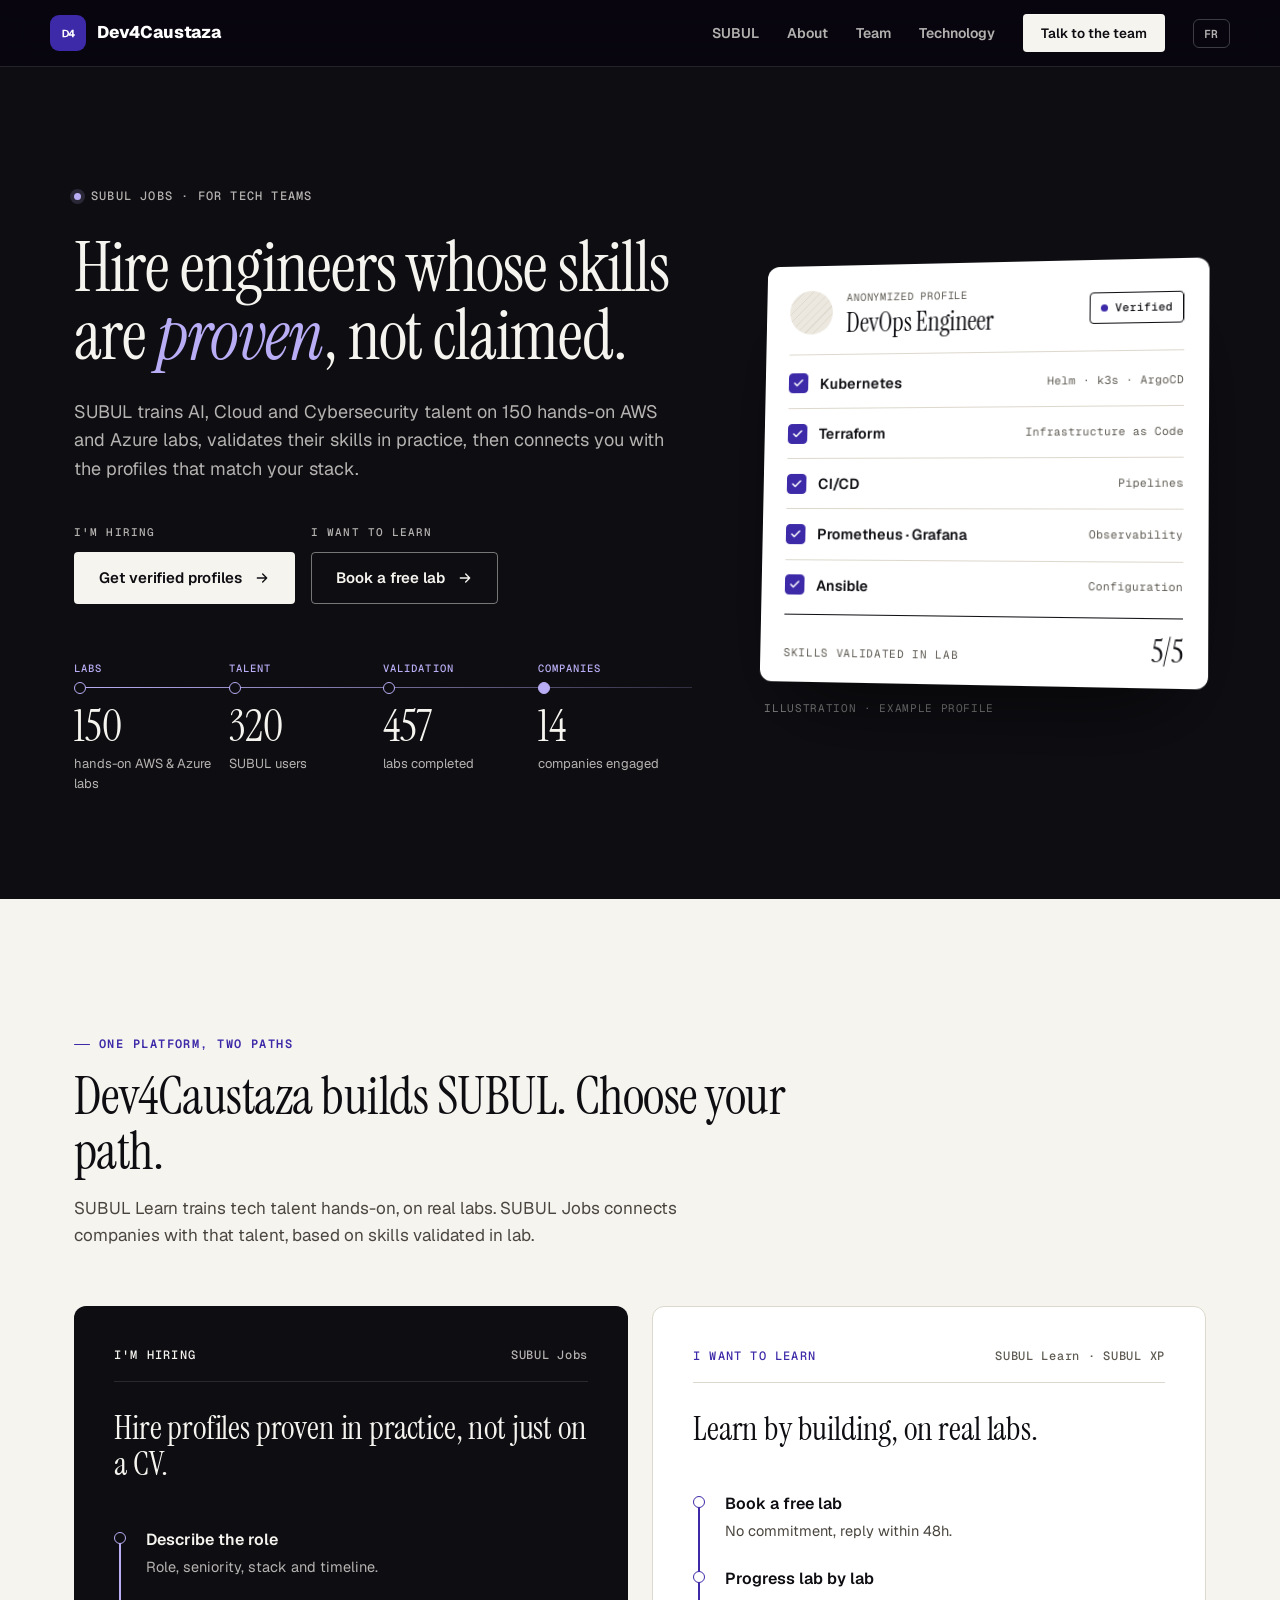
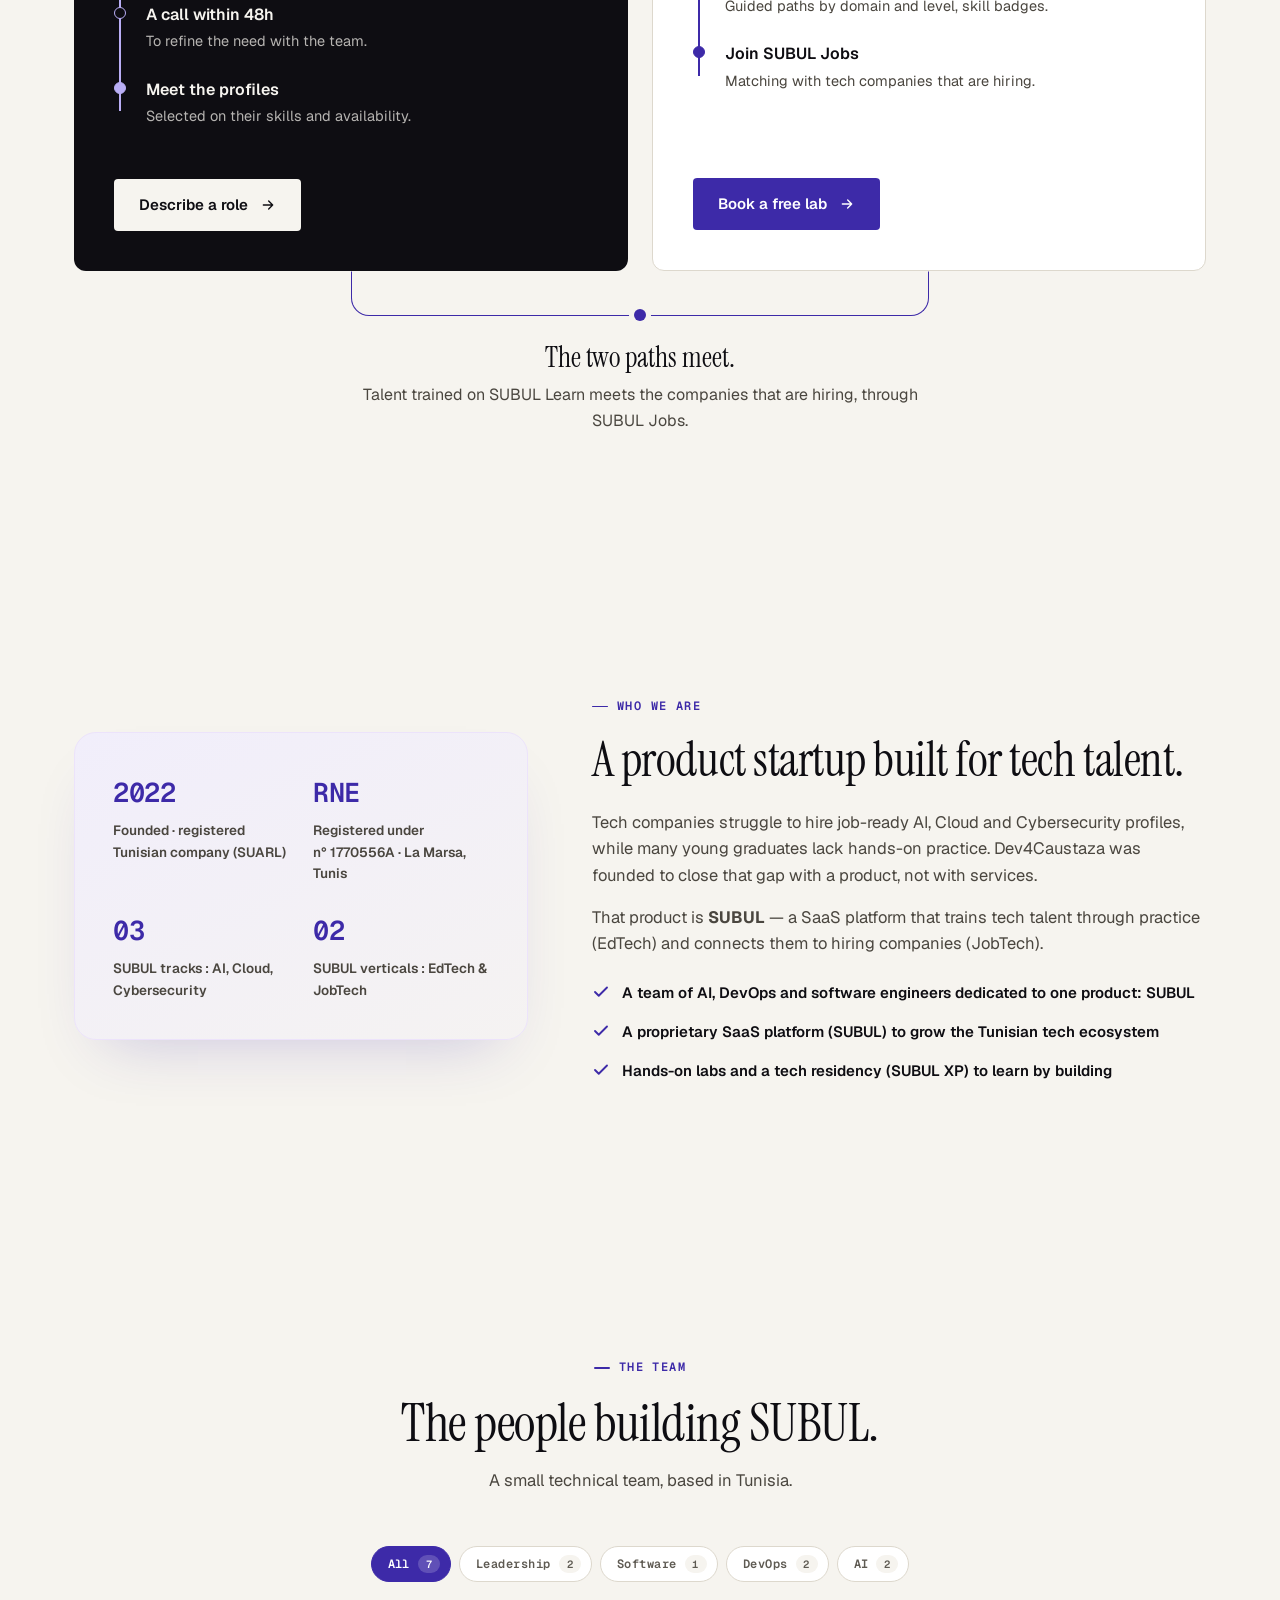
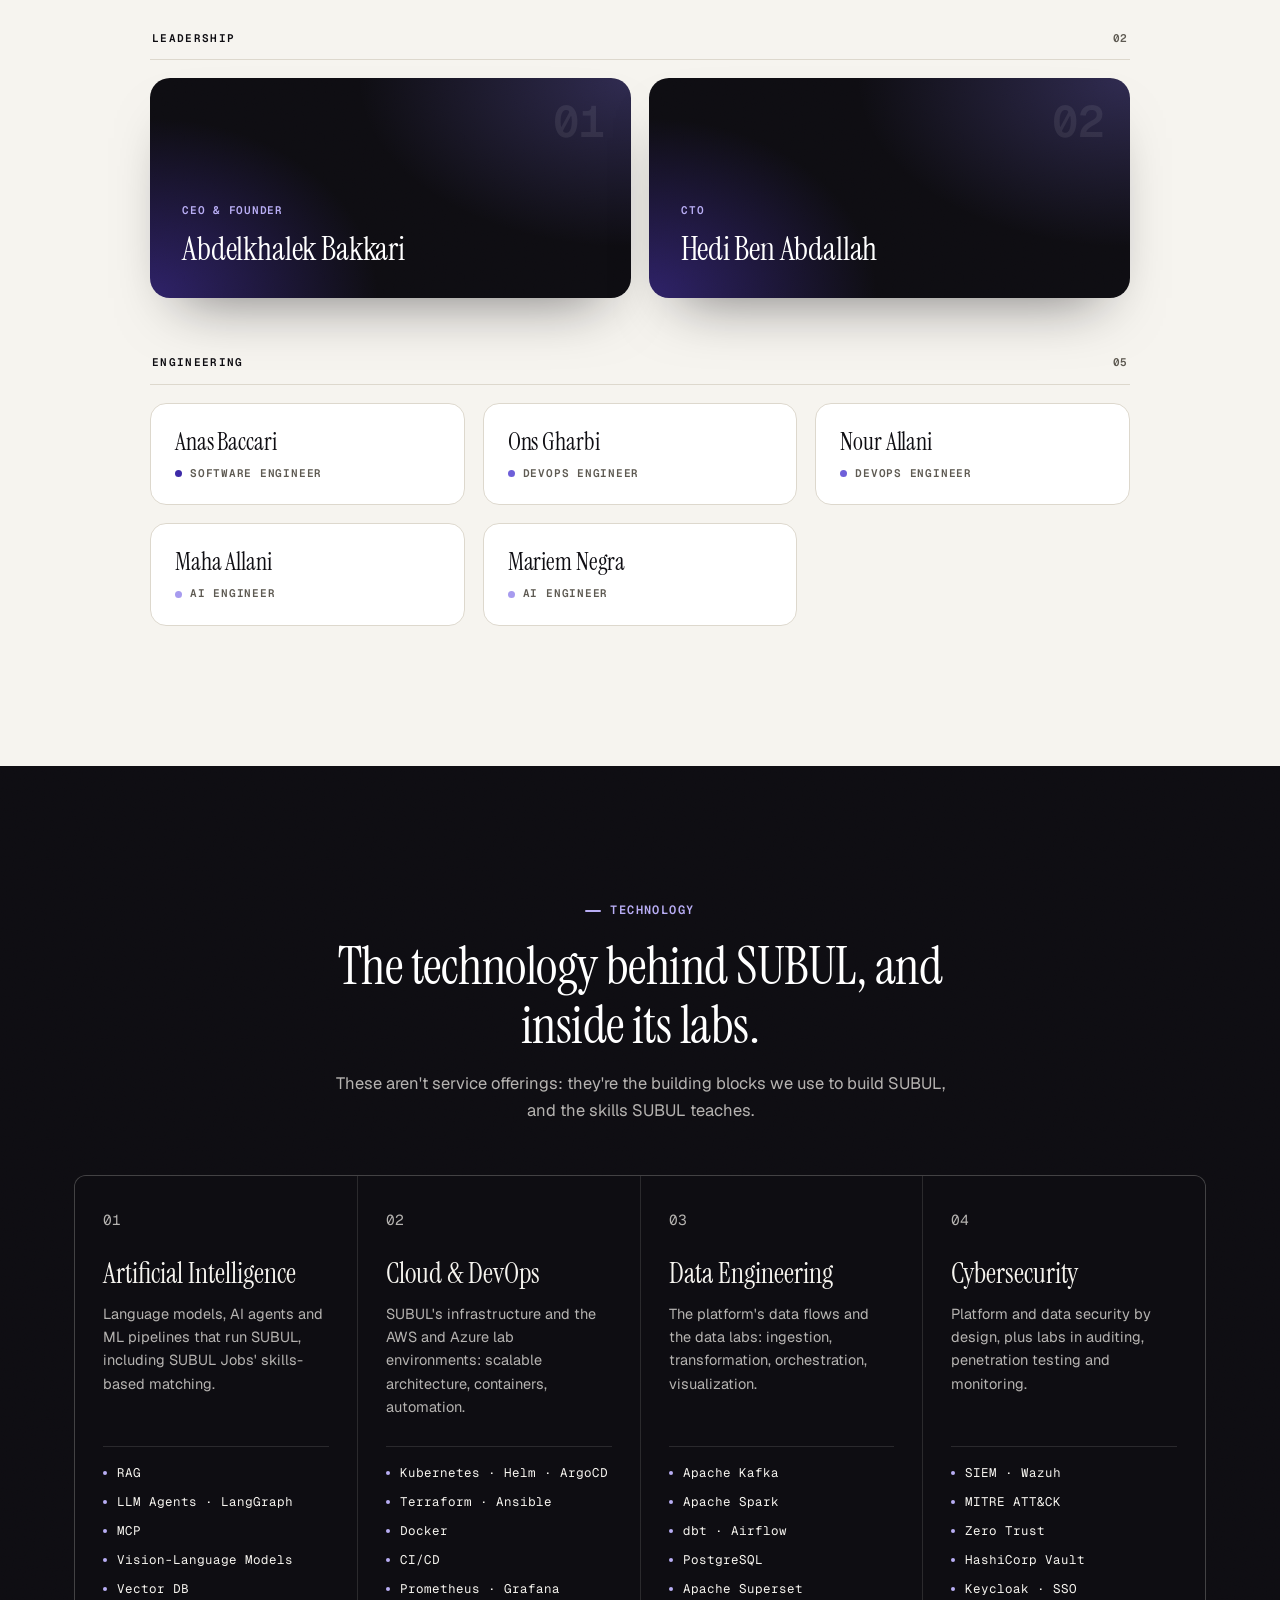
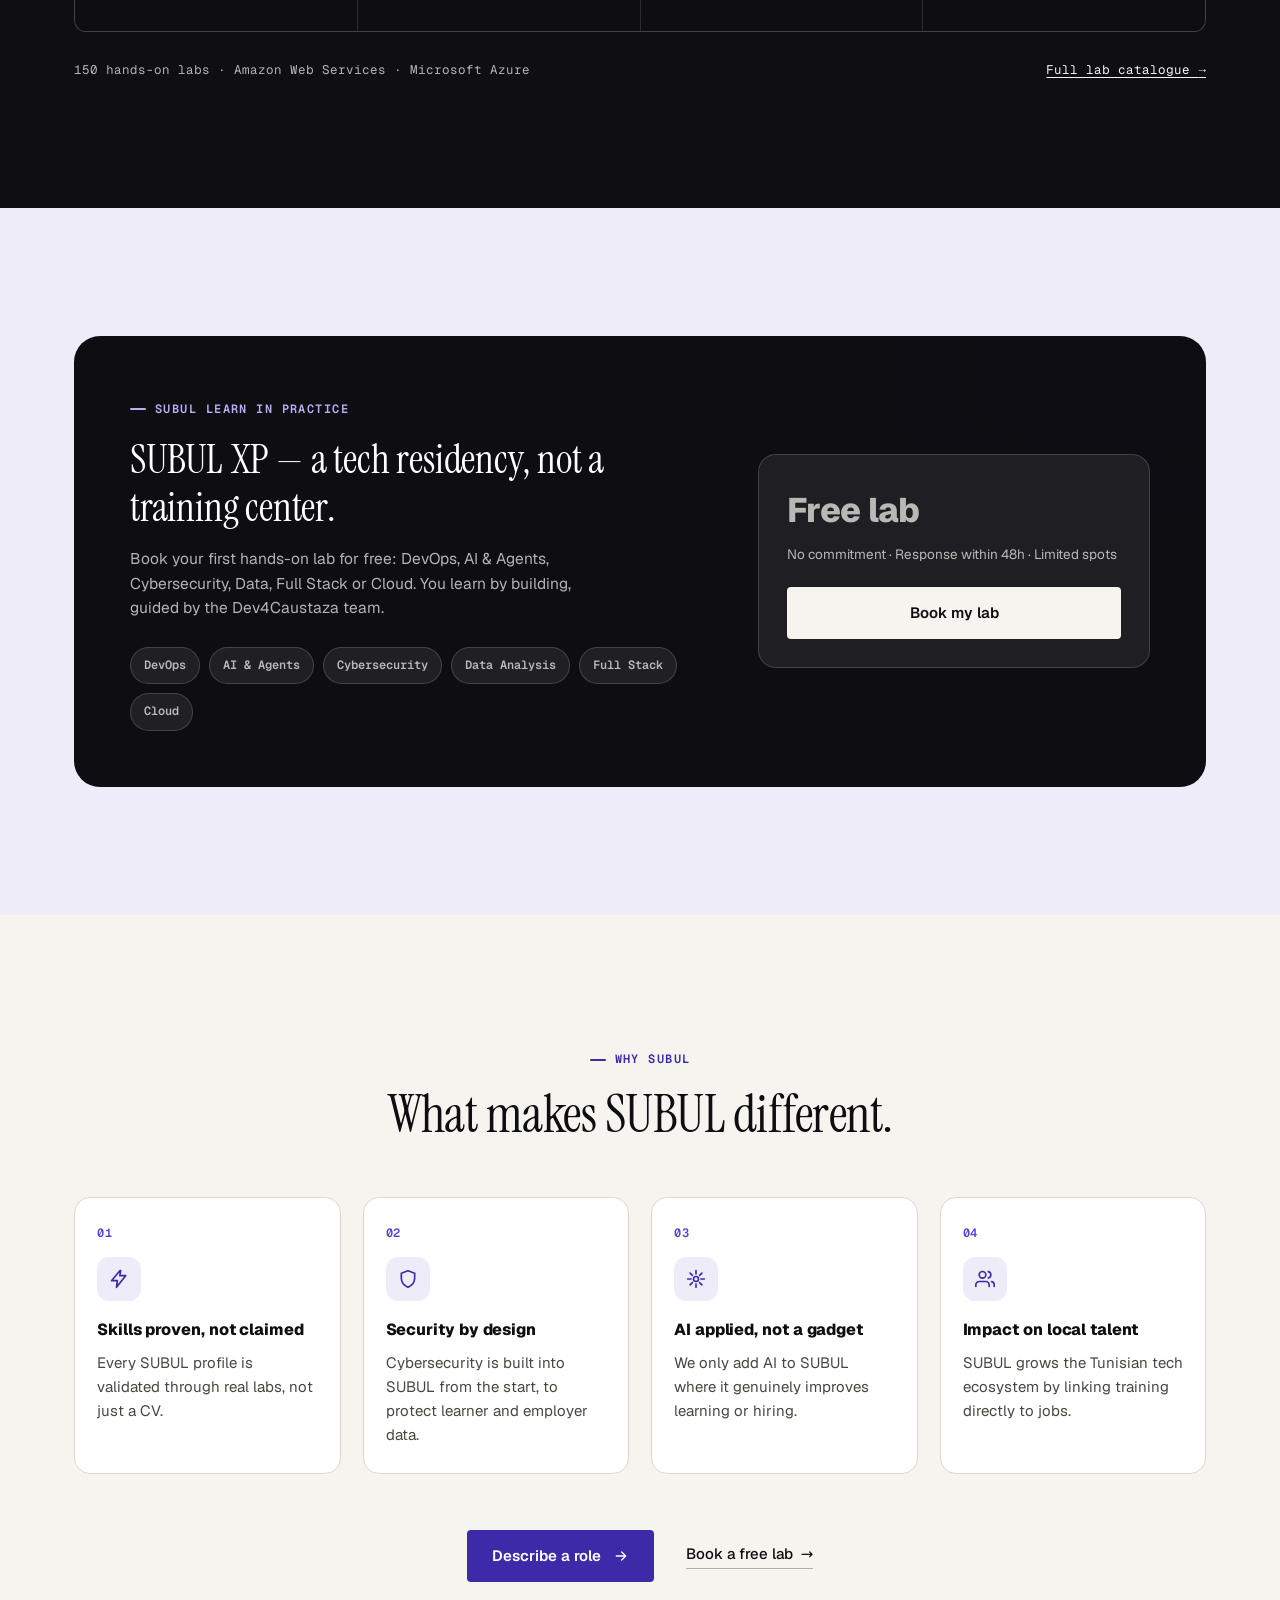
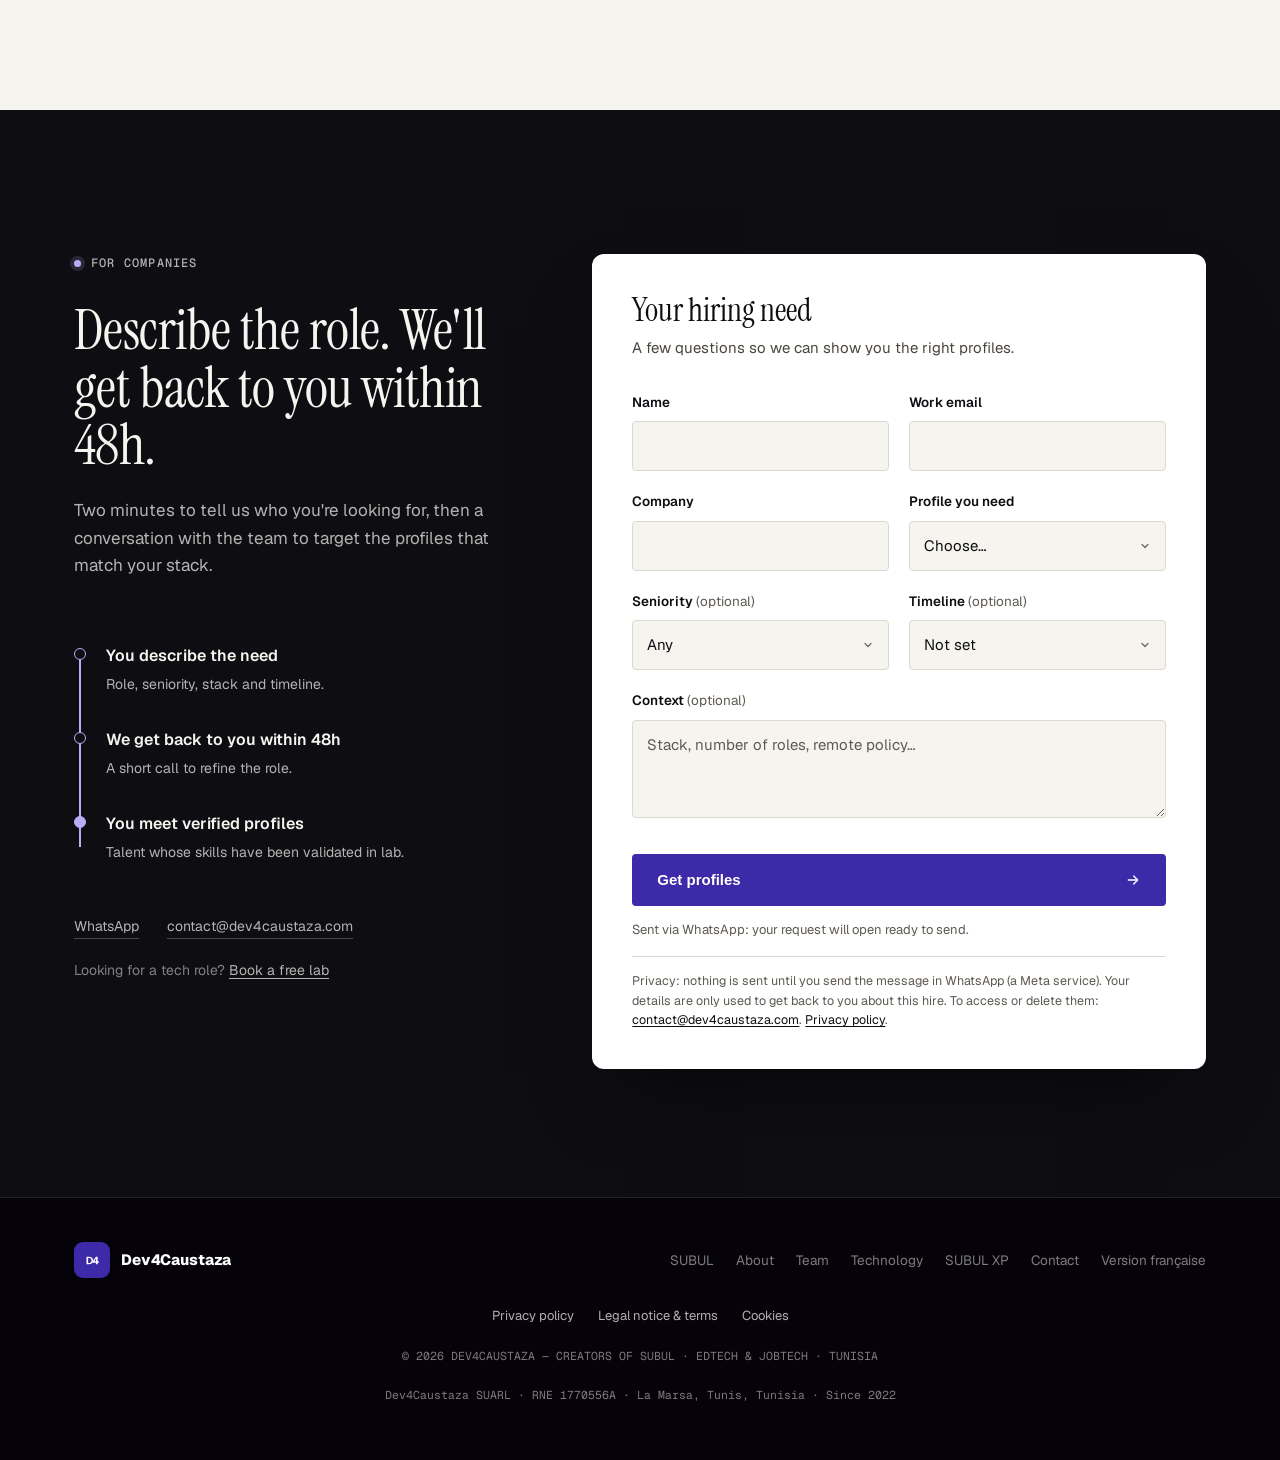
<file: en/index.html>
<!DOCTYPE html>
<html lang="en">
<head>
<!--
  DEV4CAUSTAZA — website (English)
  ---------------------------------------------------------------
  Edit before going live (see the <script> at the bottom):
    WHATSAPP -> general contact number, international format without "+"
    EMAIL    -> contact email address
-->
<meta charset="utf-8">
<meta name="viewport" content="width=device-width, initial-scale=1">
<title>Dev4Caustaza — Creators of SUBUL, the AI-powered EdTech &amp; JobTech platform</title>
<meta name="description" content="Dev4Caustaza is a Tunisian product startup building SUBUL, an AI-powered EdTech &amp; JobTech SaaS platform that trains tech talent in AI, Cloud and Cybersecurity and connects them to hiring companies.">
<link rel="canonical" href="https://dev4caustaza.com/en/">
<link rel="alternate" hreflang="fr" href="https://dev4caustaza.com/">
<link rel="alternate" hreflang="en" href="https://dev4caustaza.com/en/">
<link rel="alternate" hreflang="x-default" href="https://dev4caustaza.com/">
<meta property="og:title" content="Dev4Caustaza — Creators of SUBUL">
<meta property="og:description" content="Tunisian product startup, creator of SUBUL — the AI-powered EdTech &amp; JobTech SaaS platform.">
<meta property="og:type" content="website">
<meta property="og:url" content="https://dev4caustaza.com/en/">
<meta property="og:locale" content="en_US">
<meta property="og:locale:alternate" content="fr_FR">
<meta property="og:image" content="https://dev4caustaza.com/en/og-image.png">
<meta property="og:image:width" content="1200">
<meta property="og:image:height" content="630">
<meta property="og:site_name" content="Dev4Caustaza">
<meta name="twitter:card" content="summary_large_image">
<meta name="twitter:title" content="Dev4Caustaza — Creators of SUBUL">
<meta name="twitter:description" content="Tunisian product startup, creator of SUBUL — the AI-powered EdTech &amp; JobTech SaaS platform.">
<meta name="twitter:image" content="https://dev4caustaza.com/en/og-image.png">
<link rel="icon" type="image/svg+xml" href="../favicon.svg">
<script type="application/ld+json">
{
  "@context": "https://schema.org",
  "@type": "Organization",
  "name": "Dev4Caustaza",
  "legalName": "Dev4Caustaza SUARL",
  "url": "https://dev4caustaza.com/",
  "logo": "https://dev4caustaza.com/favicon.svg",
  "foundingDate": "2022",
  "address": {
    "@type": "PostalAddress",
    "addressLocality": "La Marsa, Tunis",
    "addressCountry": "TN"
  },
  "sameAs": ["https://sujets.subul.uk"]
}
</script>
<link rel="preload" href="../fonts/geist-latin-gyByhwUx.woff2" as="font" type="font/woff2" crossorigin>
<link rel="preload" href="../fonts/instrument-serif-latin-jizBRFtN.woff2" as="font" type="font/woff2" crossorigin>
<link rel="stylesheet" href="../fonts/fonts.css">

<style>
  :root{
    --bg:        #0E0D12;
    --bg-soft:   #18161E;
    --paper:     #F6F4EF;
    --card:      #FFFFFF;
    --sunken:    #ECE8DF;
    --title:     #0E0D12;
    --body:      #4A463F;
    --label:     #5E5A52;
    --line:      #DDD8CD;
    --line-dk:   rgba(246,244,239,.12);
    --purple:    #5B3EE0;
    --purple-dk: #3D2AA8;
    --purple-lt: #EEECF8;
    --clay:      #B4401E;
    --clay-dk:   #8F3217;
    --clay-lt:   #F6E6DF;
    --indigo-soft:#B9AEF5;
    --grad:      var(--purple-dk);
    --ink-soft:  rgba(246,244,239,.72);
    --ink-faint: rgba(246,244,239,.5);
    --mono: "Geist Mono", ui-monospace, SFMono-Regular, Menlo, monospace;
    --sans: "Geist", system-ui, sans-serif;
    --serif: "Instrument Serif", Georgia, serif;
  }

  *{ box-sizing:border-box; }
  html{ -webkit-text-size-adjust:100%; scroll-behavior:smooth; }
  section[id]{ scroll-margin-top:84px; }

  body{
    margin:0;
    background:var(--bg);
    font-family:var(--sans);
    color:var(--title);
    line-height:1.6;
    -webkit-font-smoothing:antialiased;
    font-synthesis-weight:none;
  }

  a{ color:inherit; }
  img,svg{ display:block; }
  .container{ max-width:1180px; margin:0 auto; padding:0 24px; }

  section{ position:relative; }

  /* subtle grain texture for dark sections */
  .grain{ position:relative; }
  .grain::before{
    content:"";
    position:absolute; inset:0; z-index:0; pointer-events:none;
    opacity:.05; mix-blend-mode:overlay;
    background-image:url("data:image/svg+xml,%3Csvg xmlns='http://www.w3.org/2000/svg' width='140' height='140'%3E%3Cfilter id='n'%3E%3CfeTurbulence type='fractalNoise' baseFrequency='0.9' numOctaves='2' stitchTiles='stitch'/%3E%3C/filter%3E%3Crect width='100%25' height='100%25' filter='url(%23n)'/%3E%3C/svg%3E");
  }
  .grain > *{ position:relative; z-index:1; }

  .eyebrow{
    display:inline-flex; align-items:center; gap:9px;
    font-family:var(--mono);
    font-size:12px; font-weight:600; letter-spacing:.12em; text-transform:uppercase;
    color:var(--purple-dk);
  }
  .eyebrow::before{ content:""; width:16px; height:1.5px; background:var(--purple-dk); border-radius:2px; }
  .sec-head.on-dark .eyebrow, .xp-inner .eyebrow{ color:var(--indigo-soft); }
  .sec-head.on-dark .eyebrow::before, .xp-inner .eyebrow::before{ background:var(--indigo-soft); }

  /* ---------------- REVEAL ---------------- */
  [data-reveal]{ opacity:0; transform:translateY(12px); transition:opacity .45s cubic-bezier(.2,.7,.2,1), transform .45s cubic-bezier(.2,.7,.2,1); }
  [data-reveal].in{ opacity:1; transform:none; }
  @media (prefers-reduced-motion:reduce){ [data-reveal]{ opacity:1; transform:none; } }
  .tech-grid > [data-reveal]:nth-child(2){ transition-delay:.06s; }
  .tech-grid > [data-reveal]:nth-child(3){ transition-delay:.12s; }
  .tech-grid > [data-reveal]:nth-child(4){ transition-delay:.18s; }
  .why-grid > [data-reveal]:nth-child(2){ transition-delay:.06s; }
  .why-grid > [data-reveal]:nth-child(3){ transition-delay:.12s; }
  .why-grid > [data-reveal]:nth-child(4){ transition-delay:.18s; }
  .paths-grid > [data-reveal]:nth-child(2){ transition-delay:.08s; }

  /* ---------------- NAV ---------------- */
  header{
    position:sticky; top:0; z-index:50;
    background:rgba(7,4,13,.78);
    backdrop-filter:blur(14px) saturate(140%);
    border-bottom:1px solid var(--line-dk);
  }
  .nav{
    display:flex; align-items:center; justify-content:space-between;
    padding:15px 0;
  }
  .brand{
    display:flex; align-items:center; gap:11px;
    font-weight:800; font-size:17px; color:#fff; text-decoration:none; letter-spacing:-.01em;
  }
  .brand-mark{
    width:36px; height:36px; border-radius:9px; flex:none;
    background:var(--purple-dk);
    display:flex; align-items:center; justify-content:center;
    color:#fff;
  }
  .nav-links{ display:flex; align-items:center; gap:28px; list-style:none; margin:0; padding:0; }
  .nav-links a{
    font-size:14px; font-weight:600; color:var(--ink-soft); text-decoration:none;
    transition:color .15s;
  }
  .nav-links a:hover{ color:#fff; }
  .nav-links a.active:not(.nav-cta):not(.lang-switch){ color:#fff; position:relative; }
  .nav-links a.active:not(.nav-cta):not(.lang-switch)::after{
    content:""; position:absolute; left:0; right:0; bottom:-6px; height:2px; border-radius:2px;
    background:var(--paper);
  }
  @media (max-width:860px){
    .nav-links a.active:not(.nav-cta):not(.lang-switch)::after{ display:none; }
    .nav-links a.active:not(.nav-cta):not(.lang-switch){ color:#fff; }
  }
  .nav-cta{
    padding:10px 18px; border-radius:4px; background:var(--paper); color:var(--title)!important;
    font-weight:600!important; font-size:13.5px!important;
    box-shadow:0 1px 0 rgba(255,255,255,.4) inset;
    transition:transform .15s, box-shadow .15s;
  }
  .nav-cta:hover{ transform:translateY(-1px); box-shadow:0 8px 20px -8px rgba(0,0,0,.5); }
  .lang-switch{
    font-family:var(--mono);
    font-size:11.5px!important; font-weight:600!important; letter-spacing:.05em;
    padding:6px 10px; border-radius:6px; border:1px solid rgba(255,255,255,.22);
  }
  .lang-switch:hover{ border-color:#fff; }
  .nav-toggle{ display:none; }
  @media (max-width:860px){
    .nav-links{
      display:none; position:absolute; top:100%; left:0; right:0;
      flex-direction:column; align-items:flex-start; gap:2px;
      background:var(--bg-soft); border-bottom:1px solid var(--line-dk); padding:10px 22px 20px;
    }
    .nav-links.open{ display:flex; }
    .nav-links a{ width:100%; padding:12px 0; border-bottom:1px solid var(--line-dk); }
    .nav-cta{ margin-top:10px; text-align:center; }
    .nav-toggle{
      display:flex; align-items:center; justify-content:center;
      width:38px; height:38px; border-radius:8px; border:1.5px solid var(--line-dk);
      background:transparent; cursor:pointer;
    }
    .nav-toggle svg{ stroke:#fff; }
  }

  /* ---------------- BUTTONS ---------------- */
  .btn{
    display:inline-flex; align-items:center; gap:12px;
    padding:16px 24px; border-radius:4px; font-size:15px; font-weight:600; line-height:1.2;
    text-decoration:none; border:1px solid transparent; cursor:pointer;
    transition:background .24s cubic-bezier(.2,.7,.2,1), border-color .24s, color .24s, transform .16s;
  }
  .btn:active{ transform:translateY(1px); }
  .btn:focus-visible{ outline:2px solid var(--purple); outline-offset:3px; }
  .btn[disabled]{ opacity:.6; cursor:progress; }
  .btn-primary{ background:var(--purple-dk); color:#fff; }
  .btn-primary:hover{ background:#2F2085; }
  .btn-light{ background:var(--paper); color:var(--title); }
  .btn-light:hover{ background:#fff; }
  .btn-outline{ background:transparent; color:var(--paper); border-color:rgba(246,244,239,.45); }
  .btn-outline:hover{ border-color:var(--paper); background:rgba(246,244,239,.06); }
  .btn-block{ width:100%; justify-content:space-between; }
  .btn-arrow{ flex:none; transition:transform .24s cubic-bezier(.2,.7,.2,1); }
  .btn:hover .btn-arrow{ transform:translateX(4px); }
  .btn-swap .swap{ display:grid; overflow:hidden; }
  .btn-swap .swap > span{ grid-area:1 / 1; transition:transform .24s cubic-bezier(.2,.7,.2,1); }
  .btn-swap .swap > span + span{ transform:translateY(115%); }
  .btn-swap:hover .swap > span:first-child{ transform:translateY(-115%); }
  .btn-swap:hover .swap > span + span{ transform:none; }
  .text-link{
    display:inline-flex; align-items:baseline; gap:8px;
    color:var(--paper); font-size:15px; font-weight:500; text-decoration:none;
    border-bottom:1px solid rgba(246,244,239,.32); padding-bottom:2px; transition:border-color .24s;
  }
  .text-link:hover{ border-color:currentColor; }
  .text-link:focus-visible, .nav-links a:focus-visible, footer a:focus-visible, .contact-alt a:focus-visible{ outline:2px solid currentColor; outline-offset:3px; border-radius:2px; }
  .text-link-ink{ color:var(--title); border-color:rgba(14,13,18,.3); }

  /* ---------------- HERO ---------------- */
  .kicker{
    display:flex; align-items:center; gap:10px; margin:0 0 28px;
    font-family:var(--mono); font-size:12px; font-weight:500; letter-spacing:.1em; text-transform:uppercase; color:var(--ink-soft);
  }
  .kicker-dot{ flex:none; width:7px; height:7px; border-radius:50%; background:var(--indigo-soft); box-shadow:0 0 0 4px rgba(185,174,245,.16); }
  .hero{ padding:120px 0 104px; background:var(--bg); color:var(--paper); overflow:hidden; }
  .hero .container{ position:relative; z-index:1; }
  .hero-grid{ display:grid; grid-template-columns:7fr 5fr; gap:72px; align-items:center; }
  .hero-grid > *{ min-width:0; }
  @media (max-width:960px){ .hero-grid{ grid-template-columns:1fr; gap:64px; } }
  .hero h1{
    font-family:var(--serif); font-weight:400; font-size:clamp(46px,5.4vw,78px);
    line-height:.98; letter-spacing:-.015em; margin:0 0 28px; text-wrap:balance;
  }
  .hero h1 em{ font-style:italic; color:var(--indigo-soft); }
  .hero .lead{ font-size:18px; line-height:1.6; color:var(--ink-soft); max-width:52ch; margin:0 0 40px; }
  .hero-actions{ display:flex; flex-wrap:wrap; align-items:flex-end; gap:20px 16px; }
  .hero-choice{ display:flex; flex-direction:column; gap:10px; }
  .hero-choice-label{ font-family:var(--mono); font-size:11px; font-weight:500; letter-spacing:.1em; text-transform:uppercase; color:var(--ink-soft); }
  @media (max-width:560px){
    .hero .kicker{ margin-bottom:20px; }
    .hero h1{ margin-bottom:20px; }
    .hero .lead{ font-size:17px; margin-bottom:28px; }
    .hero-choice{ flex:1 1 100%; }
    .hero-choice .btn{ justify-content:space-between; }
  }
  /* the thread: lab → talent → validated skill → employer */
  .thread{ position:relative; list-style:none; margin:56px 0 0; padding:0; display:grid; grid-template-columns:repeat(4,1fr); }
  .thread::before{
    content:""; position:absolute; left:5px; right:0; top:27px; height:1.5px;
    background:linear-gradient(90deg, var(--indigo-soft), rgba(185,174,245,.2));
    transform:scaleX(0); transform-origin:left; transition:transform .7s cubic-bezier(.2,.7,.2,1) .25s;
  }
  .thread li{ position:relative; display:flex; flex-direction:column; gap:6px; padding:44px 16px 0 0; font-size:13px; color:var(--ink-soft); }
  .thread li::before{
    content:""; position:absolute; left:0; top:22px; width:12px; height:12px; box-sizing:border-box; border-radius:50%;
    border:1.5px solid var(--indigo-soft); background:var(--bg);
    transform:scale(0); transition:transform .3s cubic-bezier(.2,.7,.2,1);
  }
  .thread li:last-child::before{ background:var(--indigo-soft); }
  .in .thread::before, .in .thread li::before{ transform:none; }
  .in .thread li:nth-child(1)::before{ transition-delay:.25s; }
  .in .thread li:nth-child(2)::before{ transition-delay:.45s; }
  .in .thread li:nth-child(3)::before{ transition-delay:.65s; }
  .in .thread li:nth-child(4)::before{ transition-delay:.85s; }
  .thread-stage{ position:absolute; top:0; left:0; font-family:var(--mono); font-size:10.5px; font-weight:500; letter-spacing:.1em; text-transform:uppercase; color:var(--indigo-soft); white-space:nowrap; }
  .thread strong{ font-family:var(--serif); font-weight:400; font-size:44px; line-height:1; color:var(--paper); font-variant-numeric:tabular-nums; }
  @media (max-width:700px){
    .thread{ grid-template-columns:1fr; gap:22px; margin-top:44px; }
    .thread::before{ top:6px; bottom:6px; left:5px; right:auto; width:1.5px; height:auto; background:linear-gradient(180deg, var(--indigo-soft), rgba(185,174,245,.2)); transform:scaleY(0); transform-origin:top; }
    .thread li{ padding:0 0 0 30px; }
    .thread li::before{ top:2px; }
    .thread-stage{ position:static; }
    .thread strong{ font-size:34px; }
  }

  .hero-visual{ perspective:1800px; }
  .hero-caption{ margin:20px 0 0; font-family:var(--mono); font-size:11px; letter-spacing:.06em; text-transform:uppercase; color:var(--ink-faint); }
  .profile-card{
    background:var(--card); color:var(--title); border-radius:12px; padding:24px 24px 20px;
    box-shadow:0 40px 80px -28px rgba(0,0,0,.7);
    transform:rotateY(-10deg) rotateX(4deg); transform-origin:0 50%;
  }
  @media (max-width:960px){ .hero-visual{ max-width:460px; } .profile-card{ transform:none; } }
  .profile-head{ display:grid; grid-template-columns:auto 1fr auto; gap:14px; align-items:center; padding-bottom:18px; border-bottom:1px solid var(--line); }
  .profile-avatar{ width:44px; height:44px; border-radius:50%; background:repeating-linear-gradient(135deg, var(--sunken) 0 5px, var(--line) 5px 6px); }
  .profile-kicker{ margin:0; font-family:var(--mono); font-size:10.5px; letter-spacing:.08em; text-transform:uppercase; color:var(--label); }
  .profile-role{ margin:4px 0 0; font-family:var(--serif); font-size:26px; line-height:1; }
  .profile-status{
    display:inline-flex; align-items:center; gap:7px; padding:6px 10px; border-radius:4px; border:1px solid var(--title);
    font-family:var(--mono); font-size:11px; font-weight:500; color:var(--title); white-space:nowrap;
  }
  .profile-status .dot{ width:7px; height:7px; border-radius:50%; background:var(--purple-dk); }
  .profile-checks{ list-style:none; margin:0; padding:4px 0; }
  .profile-checks li{
    display:grid; grid-template-columns:20px 1fr auto; gap:12px; align-items:center;
    padding:13px 0; border-bottom:1px solid var(--line); font-size:14.5px;
  }
  .profile-checks li:last-child{ border-bottom:0; }
  .profile-check{
    width:20px; height:20px; border-radius:4px; display:grid; place-items:center;
    background:var(--purple-dk); border:1px solid var(--purple-dk);
  }
  @keyframes check-in{ from{ transform:scale(.55); } to{ transform:none; } }
  .hero-visual.in .profile-check svg{ animation:check-in .32s cubic-bezier(.2,.7,.2,1) both; }
  .hero-visual.in .profile-checks li:nth-child(1) .profile-check svg{ animation-delay:.35s; }
  .hero-visual.in .profile-checks li:nth-child(2) .profile-check svg{ animation-delay:.47s; }
  .hero-visual.in .profile-checks li:nth-child(3) .profile-check svg{ animation-delay:.59s; }
  .hero-visual.in .profile-checks li:nth-child(4) .profile-check svg{ animation-delay:.71s; }
  .hero-visual.in .profile-checks li:nth-child(5) .profile-check svg{ animation-delay:.83s; }
  .profile-skill{ font-weight:600; }
  .profile-meta{ font-family:var(--mono); font-size:11px; color:var(--label); text-align:right; }
  .profile-foot{
    display:flex; justify-content:space-between; align-items:baseline; gap:16px; padding-top:16px; border-top:1px solid var(--title);
    font-family:var(--mono); font-size:11px; letter-spacing:.06em; text-transform:uppercase; color:var(--label);
  }
  .profile-tally{ font-family:var(--serif); font-size:30px; line-height:1; letter-spacing:0; color:var(--title); font-variant-numeric:tabular-nums; }
  @media (max-width:420px){ .profile-meta{ display:none; } .profile-checks li{ grid-template-columns:20px 1fr; } }

  /* ---------------- SECTION HEADERS ---------------- */
  .sec-head{ max-width:640px; margin:0 auto 52px; text-align:center; }
  .sec-head h2{ font-family:var(--serif); font-size:clamp(34px,4.2vw,52px); font-weight:500; letter-spacing:-.01em; line-height:1.15; margin:16px 0 14px; }
  .sec-head p{ color:var(--body); font-size:16.5px; margin:0; }
  .sec-head.on-dark h2{ color:#fff; }
  .sec-head.on-dark p{ color:var(--ink-soft); }

  /* ---------------- ABOUT ---------------- */
  .about{ padding:128px 0; background:var(--paper); }
  .about-grid{ display:grid; grid-template-columns:.85fr 1.15fr; gap:64px; align-items:center; }
  @media (max-width:860px){ .about-grid{ grid-template-columns:1fr; } }
  .about-copy h2{ font-family:var(--serif); font-size:clamp(34px,3.8vw,48px); font-weight:500; letter-spacing:-.01em; line-height:1.18; margin:16px 0 20px; }
  .about-copy p{ color:var(--body); font-size:16.5px; margin:0 0 16px; }
  .about-list{ list-style:none; margin:24px 0 0; padding:0; display:grid; gap:15px; }
  .about-list li{ display:flex; gap:12px; font-size:15px; color:var(--title); font-weight:600; }
  .about-list svg{ flex:none; margin-top:2px; }

  .about-panel{
    background:linear-gradient(155deg,#F1EEFB,#F6F4EF 130%);
    border:1px solid #ECE3FB;
    border-radius:22px; padding:38px;
    display:grid; gap:24px;
    box-shadow:0 30px 60px -32px rgba(61,42,168,.25);
  }
  .about-stat-row{ display:grid; grid-template-columns:1fr 1fr; gap:24px; }
  .about-stat h3{ font-family:var(--mono); font-size:27px; font-weight:700; margin:0 0 6px; color:var(--purple-dk); letter-spacing:-.01em; }
  .about-stat p{ margin:0; font-size:13.5px; color:var(--body); font-weight:600; }

  /* ---------------- TEAM ---------------- */
  .team{ padding:140px 0; background:var(--paper); }
  .team-filters{ display:flex; flex-wrap:wrap; justify-content:center; gap:8px; margin:0 0 48px; }
  .team-filter{
    display:inline-flex; align-items:center; gap:8px; flex:none; white-space:nowrap;
    font-family:var(--mono); font-size:12px; font-weight:600; letter-spacing:.04em;
    padding:8px 10px 8px 16px; border-radius:999px; border:1.5px solid var(--line); background:#fff; color:var(--label);
    cursor:pointer; transition:background .18s, border-color .18s, color .18s;
  }
  .team-filter-n{
    min-width:22px; padding:2px 6px; border-radius:999px; text-align:center;
    font-size:10.5px; background:var(--paper); color:var(--label);
    transition:background .18s, color .18s;
  }
  .team-filter:hover{ border-color:var(--purple); color:var(--purple-dk); }
  .team-filter.active{ background:var(--purple-dk); border-color:var(--purple-dk); color:#fff; }
  .team-filter.active .team-filter-n{ background:rgba(255,255,255,.18); color:#fff; }
  .team-filter:focus-visible{ outline:2px solid var(--purple); outline-offset:2px; }
  .sr-only{ position:absolute; width:1px; height:1px; padding:0; margin:-1px; overflow:hidden; clip:rect(0,0,0,0); white-space:nowrap; border:0; }
  .team-board{ max-width:980px; margin:0 auto; display:grid; gap:56px; }
  .team-group-label{
    display:flex; justify-content:space-between; align-items:baseline;
    margin:0 0 18px; padding:0 2px 12px; border-bottom:1px solid var(--line);
    font-family:var(--mono); font-size:11px; font-weight:600; letter-spacing:.12em; text-transform:uppercase; color:var(--title);
  }
  .team-group-n{ color:var(--label); letter-spacing:.06em; }
  .team-leads, .team-grid{ list-style:none; margin:0; padding:0; display:grid; gap:18px; }
  .team-leads{ grid-template-columns:1fr 1fr; }
  .team-grid{ grid-template-columns:repeat(3,1fr); }
  @media (max-width:860px){ .team-grid{ grid-template-columns:1fr 1fr; } }
  @media (max-width:700px){ .team-leads{ grid-template-columns:1fr; } }
  .team-card{
    position:relative; display:flex; flex-direction:column; gap:8px;
    padding:24px 24px 22px; border-radius:16px; background:#fff; border:1px solid var(--line);
    transition:opacity .3s ease, filter .3s ease, transform .25s cubic-bezier(.16,1,.3,1), box-shadow .25s, border-color .2s;
  }
  @media (hover:hover){
    .team-card:hover{ transform:translateY(-4px); border-color:#DED2FA; box-shadow:0 20px 40px -24px rgba(61,42,168,.25); }
  }
  .team-name{ font-family:var(--serif); font-size:24px; font-weight:600; line-height:1.2; color:var(--title); letter-spacing:-.005em; }
  .team-role{
    display:flex; align-items:center; gap:8px;
    font-family:var(--mono); font-size:11px; font-weight:600; letter-spacing:.07em; text-transform:uppercase; color:var(--label);
  }
  .team-role::before{ content:""; flex:none; width:7px; height:7px; border-radius:50%; background:var(--dept); }
  .team-card[data-dept="software"]{ --dept:var(--purple-dk); }
  .team-card[data-dept="devops"]{ --dept:#6E5FD9; }
  .team-card[data-dept="ai"]{ --dept:#A79BEF; }
  .team-card-lead{
    min-height:220px; justify-content:flex-end; gap:10px;
    padding:30px 32px; border-radius:20px; border:0; overflow:hidden;
    background:
      radial-gradient(420px 260px at 100% 0%, rgba(124,111,224,.30), transparent 65%),
      radial-gradient(380px 300px at 0% 100%, rgba(91,62,224,.42), transparent 60%),
      var(--bg);
    box-shadow:0 30px 60px -30px rgba(11,10,14,.55);
  }
  .team-card-lead .team-name{ font-size:32px; font-weight:500; color:#fff; }
  .team-card-lead .team-role{ color:var(--indigo-soft); }
  .team-card-lead .team-role::before{ display:none; }
  .team-card-index{
    position:absolute; top:22px; right:26px;
    font-family:var(--mono); font-size:44px; font-weight:700; line-height:1; color:rgba(255,255,255,.08);
  }
  @media (hover:hover){
    .team-card-lead:hover{ box-shadow:0 36px 60px -28px rgba(11,10,14,.65); }
  }
  .team-card.is-dim{ opacity:.25; filter:grayscale(1); }
  @media (max-width:560px){
    .team-filters{
      flex-wrap:nowrap; justify-content:flex-start; overflow-x:auto;
      margin:0 -24px 36px; padding:2px 24px;
      scrollbar-width:none;
    }
    .team-filters::-webkit-scrollbar{ display:none; }
    .team-board{ gap:40px; }
    .team-grid{ gap:10px; }
    .team-card{ padding:18px 16px; gap:6px; }
    .team-name{ font-size:21px; }
    .team-role{ font-size:10px; letter-spacing:.05em; }
    .team-card-lead{ min-height:170px; padding:24px; }
    .team-card-lead .team-name{ font-size:26px; }
  }
  @media (max-width:480px){ .team-grid{ grid-template-columns:1fr; } }

  /* ---------------- TECHNOLOGY ---------------- */
  .services{ padding:128px 0; background:var(--bg); color:#fff; }
  .tech-grid{
    display:grid; grid-template-columns:repeat(4,1fr); gap:1px;
    background:var(--line-dk); border:1px solid var(--line-dk); border-radius:12px; overflow:hidden;
  }
  @media (max-width:960px){ .tech-grid{ grid-template-columns:1fr 1fr; } }
  @media (max-width:560px){ .tech-grid{ grid-template-columns:1fr; } }
  .tech-col{ display:flex; flex-direction:column; padding:32px 28px; background:var(--bg); transition:background .24s cubic-bezier(.2,.7,.2,1); }
  @media (hover:hover){ .tech-col:hover{ background:#16141C; } }
  .tech-index{ margin:0 0 36px; font-family:var(--mono); font-size:12px; color:var(--ink-faint); }
  .tech-col h3{ margin:0 0 12px; font-family:var(--serif); font-weight:400; font-size:28px; line-height:1.1; color:var(--paper); }
  .tech-col p{ margin:0 0 28px; font-size:14.5px; color:var(--ink-soft); }
  .tech-tools{
    list-style:none; margin:auto 0 0; padding:16px 0 0; border-top:1px solid var(--line-dk);
    display:grid; gap:9px; font-family:var(--mono); font-size:12.5px; color:var(--paper);
  }
  .tech-tools li{ display:flex; align-items:center; gap:10px; }
  .tech-tools li::before{ content:""; flex:none; width:4px; height:4px; border-radius:50%; background:var(--indigo-soft); }
  .tech-foot{
    display:flex; flex-wrap:wrap; justify-content:space-between; gap:12px 24px; margin:28px 0 0;
    font-family:var(--mono); font-size:12.5px; color:var(--ink-soft);
  }
  .tech-foot a{ color:var(--paper); text-underline-offset:3px; }

  /* ---------------- SUBUL: TWO PATHS ---------------- */
  .paths{ padding:128px 0; background:var(--paper); }
  .paths-head{ max-width:760px; margin:0 0 56px; }
  .paths-head h2{ margin:16px 0; font-family:var(--serif); font-weight:400; font-size:clamp(34px,4.2vw,52px); line-height:1.05; letter-spacing:-.01em; }
  .paths-head p{ margin:0; max-width:62ch; font-size:17px; color:var(--body); }
  .paths-grid{ display:grid; grid-template-columns:1fr 1fr; gap:24px; }
  @media (max-width:860px){ .paths-grid{ grid-template-columns:1fr; } }
  .path{ display:flex; flex-direction:column; padding:40px; border-radius:12px; transition:transform .24s cubic-bezier(.2,.7,.2,1), box-shadow .24s cubic-bezier(.2,.7,.2,1); }
  @media (hover:hover){ .path:hover{ transform:translateY(-3px); box-shadow:0 28px 56px -32px rgba(14,13,18,.45); } }
  .path-hire{ background:var(--bg); color:var(--paper); }
  .path-learn{ background:var(--card); color:var(--title); border:1px solid var(--line); }
  .path-tag{
    display:flex; justify-content:space-between; align-items:baseline; gap:16px;
    margin:0 0 28px; padding:0 0 16px; border-bottom:1px solid var(--line-dk);
    font-family:var(--mono); font-size:12px; font-weight:500; letter-spacing:.1em; text-transform:uppercase;
  }
  .path-tag span + span{ letter-spacing:.06em; text-transform:none; }
  .path-hire .path-tag span + span{ color:var(--ink-soft); }
  .path-learn .path-tag{ border-color:var(--line); color:var(--purple-dk); }
  .path-learn .path-tag span + span{ color:var(--label); }
  .path h3{ margin:0 0 32px; font-family:var(--serif); font-weight:400; font-size:clamp(28px,2.6vw,36px); line-height:1.1; letter-spacing:-.005em; }
  .path-steps{ position:relative; list-style:none; margin:0 0 40px; padding:0; --thread:var(--purple-dk); --node-bg:var(--card); }
  .path-hire .path-steps{ --thread:var(--indigo-soft); --node-bg:var(--bg); }
  .path-steps::before{
    content:""; position:absolute; left:5px; top:20px; bottom:28px; width:1.5px; background:var(--thread);
    transform:scaleY(0); transform-origin:top; transition:transform .6s cubic-bezier(.2,.7,.2,1) .2s;
  }
  .path-steps li{ position:relative; display:grid; grid-template-columns:32px 1fr; gap:2px 0; padding:12px 0; }
  .path-steps li::before{
    content:""; grid-row:span 2; position:relative; z-index:1; margin-top:5px;
    width:12px; height:12px; box-sizing:border-box; border-radius:50%; border:1.5px solid var(--thread); background:var(--node-bg);
  }
  .path-steps li:last-child::before{ background:var(--thread); }
  .path.in .path-steps::before{ transform:none; }
  .path-steps strong{ font-size:16px; font-weight:600; }
  .path-steps span{ font-size:14.5px; }
  .path-hire .path-steps span{ color:var(--ink-soft); }
  .path-learn .path-steps span{ color:var(--body); }
  .path .btn{ margin-top:auto; align-self:flex-start; }
  @media (max-width:560px){ .path{ padding:28px 22px; } }

  /* where the two paths meet */
  .paths-junction{ position:relative; padding-top:72px; text-align:center; }
  .paths-junction p{ max-width:560px; margin-left:auto; margin-right:auto; }
  .paths-junction::before{
    content:""; position:absolute; top:0; height:44px; left:calc(25% - 6px); right:calc(25% - 6px);
    border:1.5px solid var(--purple-dk); border-top:0; border-radius:0 0 18px 18px;
    clip-path:inset(0 50% 0 50%); transition:clip-path .7s cubic-bezier(.2,.7,.2,1) .15s;
  }
  .paths-junction::after{
    content:""; position:absolute; top:44px; left:50%; width:12px; height:12px; margin:-6px 0 0 -6px;
    border-radius:50%; background:var(--purple-dk); box-shadow:0 0 0 5px var(--paper);
  }
  .paths-junction.in::before{ clip-path:inset(0 0 0 0); }
  .junction-title{ margin:0 0 8px; font-family:var(--serif); font-size:28px; line-height:1.1; color:var(--title); }
  .junction-text{ margin:0; font-size:16px; color:var(--body); }
  @media (max-width:860px){
    .paths-junction{ padding-top:56px; }
    .paths-junction::before{ left:50%; right:auto; width:1.5px; margin-left:-.75px; height:32px; border:0; border-radius:0; background:var(--purple-dk); clip-path:none; }
    .paths-junction::after{ top:38px; }
  }

  /* ---------------- XP PROGRAM ---------------- */
  .xp{ padding:128px 0; background:var(--purple-lt); }
  .xp-inner{
    background:var(--bg); border-radius:26px; padding:56px; color:#fff;
    display:grid; grid-template-columns:1.2fr .8fr; gap:40px; align-items:center;
    position:relative; overflow:hidden;
  }
  .xp-inner::before{
    content:""; position:absolute; inset:0;
    background:radial-gradient(520px 320px at 92% 8%, rgba(91,62,224,.35), transparent 60%);
  }
  @media (max-width:860px){ .xp-inner{ grid-template-columns:1fr; padding:38px 26px; } }
  .xp-inner > *{ position:relative; z-index:1; }
  .xp-inner h2{ font-family:var(--serif); font-size:clamp(30px,3.4vw,40px); font-weight:500; margin:16px 0 16px; letter-spacing:-.005em; line-height:1.2; }
  .xp-inner p{ color:var(--ink-soft); font-size:15.5px; margin:0 0 26px; max-width:480px; }
  .xp-domains{ display:flex; flex-wrap:wrap; gap:9px; }
  .xp-domains span{
    font-family:var(--mono); font-size:12px; font-weight:600; padding:8px 13px; border-radius:999px;
    background:rgba(255,255,255,.08); border:1px solid rgba(255,255,255,.16); color:var(--ink-soft);
  }
  .xp-card{
    background:rgba(255,255,255,.07); border:1px solid rgba(255,255,255,.16); border-radius:18px; padding:28px;
  }
  .xp-card .big{ font-size:34px; font-weight:800; letter-spacing:-.02em; margin:0 0 6px; }
  .xp-card p{ margin:0 0 22px; font-size:13.5px; color:var(--ink-soft); }

  /* ---------------- WHY / VALUES ---------------- */
  .why{ padding:128px 0; background:var(--paper); }
  .why-grid{ display:grid; grid-template-columns:repeat(4,1fr); gap:22px; }
  @media (max-width:900px){ .why-grid{ grid-template-columns:1fr 1fr; } }
  @media (max-width:520px){ .why-grid{ grid-template-columns:1fr; } }
  .why-card{ padding:26px 22px; border-radius:16px; background:#fff; border:1px solid var(--line); transition:border-color .2s, box-shadow .2s, transform .2s; }
  .why-card:hover{ border-color:#DED2FA; box-shadow:0 20px 40px -24px rgba(61,42,168,.25); transform:translateY(-4px); }
  .why-num{ font-family:var(--mono); font-size:12px; font-weight:600; color:var(--purple); letter-spacing:.05em; margin-bottom:14px; }
  .why-icon{
    width:44px; height:44px; border-radius:12px; background:var(--purple-lt);
    display:flex; align-items:center; justify-content:center; margin-bottom:16px;
  }
  .why-card h3{ font-size:16px; font-weight:800; margin:0 0 8px; letter-spacing:-.005em; }
  .why-card p{ font-size:15px; color:var(--body); margin:0; }

  .why-cta{ display:flex; flex-wrap:wrap; justify-content:center; align-items:center; gap:20px 32px; margin-top:56px; }

  /* ---------------- CONTACT ---------------- */
  .contact{ padding:144px 0 128px; background:var(--bg); color:var(--paper); }
  .contact-grid{ display:grid; grid-template-columns:5fr 7fr; gap:80px; align-items:start; }
  .contact-grid > *{ min-width:0; }
  @media (max-width:960px){ .contact-grid{ grid-template-columns:1fr; gap:56px; } }
  .contact-copy h2{ font-family:var(--serif); font-weight:400; font-size:clamp(38px,4.4vw,58px); line-height:1.02; letter-spacing:-.01em; margin:0 0 24px; }
  .contact-intro{ margin:0 0 48px; max-width:44ch; font-size:17px; color:var(--ink-soft); }
  .next-steps{ position:relative; list-style:none; margin:0; padding:0; }
  .next-steps::before{
    content:""; position:absolute; left:5px; top:24px; bottom:32px; width:1.5px; background:var(--indigo-soft);
    transform:scaleY(0); transform-origin:top; transition:transform .6s cubic-bezier(.2,.7,.2,1) .2s;
  }
  .in .next-steps::before{ transform:none; }
  .next-steps li{ position:relative; display:grid; grid-template-columns:32px 1fr; gap:4px 0; padding:16px 0; }
  .next-steps li::before{
    content:""; grid-row:span 2; position:relative; z-index:1; margin-top:5px;
    width:12px; height:12px; box-sizing:border-box; border-radius:50%; border:1.5px solid var(--indigo-soft); background:var(--bg);
    transition:background .24s;
  }
  .next-steps li:last-child::before, .next-steps li.is-done::before{ background:var(--indigo-soft); }
  .next-steps strong{ font-size:16px; font-weight:600; color:var(--paper); }
  .next-steps .d{ font-size:14px; color:var(--ink-soft); }
  .contact-alt{ display:flex; flex-wrap:wrap; gap:10px 28px; margin:36px 0 0; font-size:14px; }
  .contact-alt a{ color:var(--ink-soft); text-decoration:none; border-bottom:1px solid rgba(246,244,239,.25); padding-bottom:1px; transition:color .24s, border-color .24s; }
  .contact-alt a:hover{ color:var(--paper); border-color:var(--paper); }
  .contact-learner{ margin:20px 0 0; font-size:14px; color:var(--ink-faint); }
  .contact-learner a{ color:var(--ink-soft); text-underline-offset:3px; }

  .lead-panel{ background:var(--card); color:var(--title); border-radius:12px; padding:40px; box-shadow:0 40px 80px -32px rgba(0,0,0,.6); }
  .lead-panel h3{ font-family:var(--serif); font-weight:400; font-size:32px; line-height:1.05; margin:0 0 8px; }
  .lead-sub{ margin:0 0 32px; font-size:15px; color:var(--body); }
  .lead-grid{ display:grid; grid-template-columns:1fr 1fr; gap:20px; }
  .lead-grid .full{ grid-column:1 / -1; }
  .field label{ display:block; margin:0 0 8px; font-size:13.5px; font-weight:600; color:var(--title); }
  .field .opt{ font-weight:400; color:var(--label); }
  .field input, .field select, .field textarea{
    width:100%; padding:12px 14px; font:inherit; font-size:15px; color:var(--title);
    background-color:var(--paper); border:1px solid var(--line); border-radius:4px;
    transition:border-color .16s, background-color .16s, box-shadow .16s;
  }
  .field select{
    appearance:none; padding-right:40px; cursor:pointer;
    background-image:url("data:image/svg+xml,%3Csvg xmlns='http://www.w3.org/2000/svg' width='12' height='12' viewBox='0 0 24 24' fill='none' stroke='%236F6A61' stroke-width='2.5' stroke-linecap='round' stroke-linejoin='round'%3E%3Cpath d='m6 9 6 6 6-6'/%3E%3C/svg%3E");
    background-repeat:no-repeat; background-position:right 14px center;
  }
  .field textarea{ resize:vertical; min-height:92px; }
  .field input::placeholder, .field textarea::placeholder{ color:var(--label); }
  .field :is(input, select, textarea):hover{ border-color:#C4BDAF; }
  .field :is(input, select, textarea):focus{ outline:none; border-color:var(--purple-dk); background-color:var(--card); box-shadow:0 0 0 3px rgba(61,42,168,.16); }
  .field :is(input, select, textarea):user-invalid{ border-color:var(--clay); }
  .lead-panel .btn-block{ margin-top:28px; }
  .lead-hint{ margin:14px 0 0; font-size:13px; color:var(--label); }
  .lead-hint.is-error{ color:var(--clay-dk); }
  .lead-hint:empty{ display:none; }
  .lead-privacy{ margin:16px 0 0; padding:14px 0 0; border-top:1px solid var(--line); font-size:12.5px; line-height:1.55; color:var(--label); }
  .lead-privacy a{ color:var(--title); text-underline-offset:2px; }
  .lead-done-mark{ width:44px; height:44px; margin:0 0 24px; border-radius:50%; background:var(--purple-dk); display:grid; place-items:center; }
  .lead-done h3:focus{ outline:none; }
  .lead-done p{ margin:0 0 20px; max-width:44ch; font-size:16px; color:var(--body); }
  .lead-panel .text-link{ color:var(--purple-dk); border-color:rgba(61,42,168,.35); }
  @media (max-width:560px){ .lead-panel{ padding:28px 20px; } .lead-grid{ grid-template-columns:1fr; } }

  /* ---------------- FOOTER ---------------- */
  footer{ background:#050309; color:var(--ink-faint); padding:44px 0; border-top:1px solid var(--line-dk); }
  .footer-inner{ display:flex; justify-content:space-between; align-items:center; flex-wrap:wrap; gap:14px; }
  .footer-inner .brand{ font-size:15px; }
  footer nav{ display:flex; gap:22px; flex-wrap:wrap; }
  footer nav a{ font-size:13.5px; color:var(--ink-faint); text-decoration:none; }
  footer nav a:hover{ color:#fff; }
  .footer-legal{ display:flex; flex-wrap:wrap; justify-content:center; gap:8px 24px; margin:28px 0 0; font-size:13px; }
  .footer-legal a{ color:var(--ink-soft); text-decoration:none; }
  .footer-legal a:hover{ color:#fff; }
  .footer-fine{ font-family:var(--mono); font-size:11.5px; margin-top:20px; color:var(--ink-faint); text-align:center; }

  @media (max-width:640px){
    .hero{ padding:88px 0 72px; }
    .about, .team, .services, .paths, .xp, .why{ padding:76px 0; }
    .contact{ padding:76px 0 88px; }
  }

  @media (prefers-reduced-motion:reduce){
    *, *::before, *::after{ transition:none !important; scroll-behavior:auto !important; animation:none !important; }
    .thread::before, .thread li::before, .path-steps::before, .path-steps li::before, .next-steps::before{ transform:none !important; }
    .paths-junction::before{ clip-path:none !important; }
  }
</style>
</head>
<body>

<header>
  <div class="container nav">
    <a href="#top" class="brand"><span class="brand-mark"><svg width="21" height="21" viewBox="0 0 1000 1000" fill="none"><g transform="translate(24,0)"><path d="M190 682.6V317.4H309.1Q368.4 317.4 412 341Q455.6 364.5 479.7 405.7Q503.7 446.8 503.7 499.8Q503.7 552.7 479.7 594.1Q455.6 635.5 412 659Q368.4 682.6 309.1 682.6ZM266 616.4H311.1Q346.8 616.4 372.8 601.9Q398.8 587.5 413.2 561.3Q427.7 535 427.7 499.8Q427.7 464 413.2 438Q398.8 412 372.8 397.8Q346.8 383.6 311.1 383.6H266Z" fill="#fff"/><path d="M645.3 682.6V604.2H483.6V540.4L640.4 317.4H721.3V540.4H777.7V604.2H721.3V682.6ZM539 567.9 524.8 540.4H645.3V376.2L664.4 382.1Z" fill="#fff"/></g></svg></span>Dev4Caustaza</a>
    <button class="nav-toggle" id="navToggle" aria-label="Open menu" aria-expanded="false">
      <svg width="20" height="20" viewBox="0 0 24 24" fill="none" stroke-width="2" stroke-linecap="round"><path d="M3 6h18M3 12h18M3 18h18"/></svg>
    </button>
    <ul class="nav-links" id="navLinks">
      <li><a href="#subul">SUBUL</a></li>
      <li><a href="#about">About</a></li>
      <li><a href="#team">Team</a></li>
      <li><a href="#tech">Technology</a></li>
      <li><a href="#contact" class="nav-cta">Talk to the team</a></li>
      <li><a href="../index.html" class="lang-switch">FR</a></li>
    </ul>
  </div>
</header>

<main id="top">

  <!-- ============ HERO ============ -->
  <section class="hero">
    <div class="container hero-grid">
      <div class="hero-copy" data-reveal>
        <p class="kicker"><span class="kicker-dot" aria-hidden="true"></span>SUBUL Jobs · For tech teams</p>
        <h1>Hire engineers whose skills are <em>proven</em>, not claimed.</h1>
        <p class="lead">SUBUL trains AI, Cloud and Cybersecurity talent on 150 hands-on AWS and Azure labs, validates their skills in practice, then connects you with the profiles that match your stack.</p>
        <div class="hero-actions">
          <div class="hero-choice"><span class="hero-choice-label">I'm hiring</span><a href="#contact" class="btn btn-light btn-swap"><span class="swap"><span>Get verified profiles</span><span aria-hidden="true">Reply within 48h</span></span><svg class="btn-arrow" width="16" height="16" viewBox="0 0 24 24" fill="none" stroke="currentColor" stroke-width="2" stroke-linecap="round" stroke-linejoin="round" aria-hidden="true"><path d="M5 12h14M13 6l6 6-6 6"/></svg></a></div>
          <div class="hero-choice"><span class="hero-choice-label">I want to learn</span><a href="lab.html" class="btn btn-outline">Book a free lab<svg class="btn-arrow" width="16" height="16" viewBox="0 0 24 24" fill="none" stroke="currentColor" stroke-width="2" stroke-linecap="round" stroke-linejoin="round" aria-hidden="true"><path d="M5 12h14M13 6l6 6-6 6"/></svg></a></div>
        </div>
        <ol class="thread" aria-label="From lab to hire">
          <li><span class="thread-stage">Labs</span><strong>150</strong>hands-on AWS &amp; Azure labs</li>
          <li><span class="thread-stage">Talent</span><strong>320</strong>SUBUL users</li>
          <li><span class="thread-stage">Validation</span><strong>457</strong>labs completed</li>
          <li><span class="thread-stage">Companies</span><strong>14</strong>companies engaged</li>
        </ol>
      </div>
      <div class="hero-visual" data-reveal aria-hidden="true">
        <div class="profile-card">
          <div class="profile-head">
            <span class="profile-avatar"></span>
            <div>
              <p class="profile-kicker">Anonymized profile</p>
              <p class="profile-role">DevOps Engineer</p>
            </div>
            <span class="profile-status"><span class="dot"></span>Verified</span>
          </div>
          <ul class="profile-checks">
            <li><span class="profile-check"><svg width="12" height="12" viewBox="0 0 24 24" fill="none" stroke="#fff" stroke-width="3" stroke-linecap="round" stroke-linejoin="round" aria-hidden="true"><path d="M20 6 9 17l-5-5"/></svg></span><span class="profile-skill">Kubernetes</span><span class="profile-meta">Helm · k3s · ArgoCD</span></li>
            <li><span class="profile-check"><svg width="12" height="12" viewBox="0 0 24 24" fill="none" stroke="#fff" stroke-width="3" stroke-linecap="round" stroke-linejoin="round" aria-hidden="true"><path d="M20 6 9 17l-5-5"/></svg></span><span class="profile-skill">Terraform</span><span class="profile-meta">Infrastructure as Code</span></li>
            <li><span class="profile-check"><svg width="12" height="12" viewBox="0 0 24 24" fill="none" stroke="#fff" stroke-width="3" stroke-linecap="round" stroke-linejoin="round" aria-hidden="true"><path d="M20 6 9 17l-5-5"/></svg></span><span class="profile-skill">CI/CD</span><span class="profile-meta">Pipelines</span></li>
            <li><span class="profile-check"><svg width="12" height="12" viewBox="0 0 24 24" fill="none" stroke="#fff" stroke-width="3" stroke-linecap="round" stroke-linejoin="round" aria-hidden="true"><path d="M20 6 9 17l-5-5"/></svg></span><span class="profile-skill">Prometheus · Grafana</span><span class="profile-meta">Observability</span></li>
            <li><span class="profile-check"><svg width="12" height="12" viewBox="0 0 24 24" fill="none" stroke="#fff" stroke-width="3" stroke-linecap="round" stroke-linejoin="round" aria-hidden="true"><path d="M20 6 9 17l-5-5"/></svg></span><span class="profile-skill">Ansible</span><span class="profile-meta">Configuration</span></li>
          </ul>
          <div class="profile-foot"><span>Skills validated in lab</span><span class="profile-tally">5/5</span></div>
        </div>
        <p class="hero-caption">Illustration · example profile</p>
      </div>
    </div>
  </section>

  <!-- ============ SUBUL: TWO PATHS ============ -->
  <section class="paths" id="subul">
    <div class="container">
      <div class="paths-head" data-reveal>
        <span class="eyebrow">One platform, two paths</span>
        <h2>Dev4Caustaza builds SUBUL. Choose your path.</h2>
        <p>SUBUL Learn trains tech talent hands-on, on real labs. SUBUL Jobs connects companies with that talent, based on skills validated in lab.</p>
      </div>
      <div class="paths-grid">
        <article class="path path-hire" data-reveal>
          <p class="path-tag"><span>I'm hiring</span><span>SUBUL Jobs</span></p>
          <h3>Hire profiles proven in practice, not just on a CV.</h3>
          <ol class="path-steps">
            <li><strong>Describe the role</strong><span>Role, seniority, stack and timeline.</span></li>
            <li><strong>A call within 48h</strong><span>To refine the need with the team.</span></li>
            <li><strong>Meet the profiles</strong><span>Selected on their skills and availability.</span></li>
          </ol>
          <a href="#contact" class="btn btn-light">Describe a role<svg class="btn-arrow" width="16" height="16" viewBox="0 0 24 24" fill="none" stroke="currentColor" stroke-width="2" stroke-linecap="round" stroke-linejoin="round" aria-hidden="true"><path d="M5 12h14M13 6l6 6-6 6"/></svg></a>
        </article>
        <article class="path path-learn" data-reveal>
          <p class="path-tag"><span>I want to learn</span><span>SUBUL Learn · SUBUL XP</span></p>
          <h3>Learn by building, on real labs.</h3>
          <ol class="path-steps">
            <li><strong>Book a free lab</strong><span>No commitment, reply within 48h.</span></li>
            <li><strong>Progress lab by lab</strong><span>Guided paths by domain and level, skill badges.</span></li>
            <li><strong>Join SUBUL Jobs</strong><span>Matching with tech companies that are hiring.</span></li>
          </ol>
          <a href="lab.html" class="btn btn-primary">Book a free lab<svg class="btn-arrow" width="16" height="16" viewBox="0 0 24 24" fill="none" stroke="currentColor" stroke-width="2" stroke-linecap="round" stroke-linejoin="round" aria-hidden="true"><path d="M5 12h14M13 6l6 6-6 6"/></svg></a>
        </article>
      </div>
      <div class="paths-junction" data-reveal>
        <p class="junction-title">The two paths meet.</p>
        <p class="junction-text">Talent trained on SUBUL Learn meets the companies that are hiring, through SUBUL Jobs.</p>
      </div>
    </div>
  </section>

  <!-- ============ ABOUT ============ -->
  <section class="about" id="about">
    <div class="container about-grid">
      <div class="about-panel" data-reveal>
        <div class="about-stat-row">
          <div class="about-stat"><h3>2022</h3><p>Founded · registered Tunisian company (SUARL)</p></div>
          <div class="about-stat"><h3>RNE</h3><p>Registered under n°&nbsp;1770556A · La Marsa, Tunis</p></div>
        </div>
        <div class="about-stat-row">
          <div class="about-stat"><h3>03</h3><p>SUBUL tracks&nbsp;: AI, Cloud, Cybersecurity</p></div>
          <div class="about-stat"><h3>02</h3><p>SUBUL verticals&nbsp;: EdTech &amp; JobTech</p></div>
        </div>
      </div>
      <div class="about-copy" data-reveal>
        <span class="eyebrow">Who we are</span>
        <h2>A product startup built for tech talent.</h2>
        <p>Tech companies struggle to hire job-ready AI, Cloud and Cybersecurity profiles, while many young graduates lack hands-on practice. Dev4Caustaza was founded to close that gap with a product, not with services.</p>
        <p>That product is <strong>SUBUL</strong> — a SaaS platform that trains tech talent through practice (EdTech) and connects them to hiring companies (JobTech).</p>
        <ul class="about-list">
          <li><svg width="18" height="18" viewBox="0 0 24 24" fill="none" stroke="#3D2AA8" stroke-width="2.5" stroke-linecap="round" stroke-linejoin="round"><path d="M20 6 9 17l-5-5"/></svg>A team of AI, DevOps and software engineers dedicated to one product: SUBUL</li>
          <li><svg width="18" height="18" viewBox="0 0 24 24" fill="none" stroke="#3D2AA8" stroke-width="2.5" stroke-linecap="round" stroke-linejoin="round"><path d="M20 6 9 17l-5-5"/></svg>A proprietary SaaS platform (SUBUL) to grow the Tunisian tech ecosystem</li>
          <li><svg width="18" height="18" viewBox="0 0 24 24" fill="none" stroke="#3D2AA8" stroke-width="2.5" stroke-linecap="round" stroke-linejoin="round"><path d="M20 6 9 17l-5-5"/></svg>Hands-on labs and a tech residency (SUBUL XP) to learn by building</li>
        </ul>
      </div>
    </div>
  </section>

  <!-- ============ TEAM ============ -->
  <section class="team" id="team">
    <div class="container">
      <div class="sec-head" data-reveal>
        <span class="eyebrow">The team</span>
        <h2>The people building SUBUL.</h2>
        <p>A small technical team, based in Tunisia.</p>
      </div>
      <div class="team-filters" role="group" aria-label="Filter the team by department" data-reveal>
        <button type="button" class="team-filter active" data-dept="all" aria-pressed="true">All <span class="team-filter-n"></span></button>
        <button type="button" class="team-filter" data-dept="leadership" aria-pressed="false">Leadership <span class="team-filter-n"></span></button>
        <button type="button" class="team-filter" data-dept="software" aria-pressed="false">Software <span class="team-filter-n"></span></button>
        <button type="button" class="team-filter" data-dept="devops" aria-pressed="false">DevOps <span class="team-filter-n"></span></button>
        <button type="button" class="team-filter" data-dept="ai" aria-pressed="false">AI <span class="team-filter-n"></span></button>
      </div>
      <p class="sr-only" id="teamCount" aria-live="polite"></p>
      <div class="team-board" data-reveal>
        <div class="team-group">
          <h3 class="team-group-label"><span>Leadership</span> <span class="team-group-n"></span></h3>
          <ul class="team-leads">
            <li class="team-card team-card-lead grain" data-dept="leadership">
              <span class="team-card-index" aria-hidden="true">01</span>
              <span class="team-role">CEO &amp; Founder</span>
              <span class="team-name">Abdelkhalek Bakkari</span>
            </li>
            <li class="team-card team-card-lead grain" data-dept="leadership">
              <span class="team-card-index" aria-hidden="true">02</span>
              <span class="team-role">CTO</span>
              <span class="team-name">Hedi Ben Abdallah</span>
            </li>
          </ul>
        </div>
        <div class="team-group">
          <h3 class="team-group-label"><span>Engineering</span> <span class="team-group-n"></span></h3>
          <ul class="team-grid">
            <li class="team-card" data-dept="software"><span class="team-name">Anas Baccari</span><span class="team-role">Software Engineer</span></li>
            <li class="team-card" data-dept="devops"><span class="team-name">Ons Gharbi</span><span class="team-role">DevOps Engineer</span></li>
            <li class="team-card" data-dept="devops"><span class="team-name">Nour Allani</span><span class="team-role">DevOps Engineer</span></li>
            <li class="team-card" data-dept="ai"><span class="team-name">Maha Allani</span><span class="team-role">AI Engineer</span></li>
            <li class="team-card" data-dept="ai"><span class="team-name">Mariem Negra</span><span class="team-role">AI Engineer</span></li>
          </ul>
        </div>
      </div>
    </div>
  </section>

  <!-- ============ TECHNOLOGY ============ -->
  <section class="services grain" id="tech">
    <div class="container">
      <div class="sec-head on-dark" data-reveal>
        <span class="eyebrow">Technology</span>
        <h2>The technology behind SUBUL, and inside its labs.</h2>
        <p>These aren't service offerings: they're the building blocks we use to build SUBUL, and the skills SUBUL teaches.</p>
      </div>
      <div class="tech-grid">
        <div class="tech-col" data-reveal>
          <p class="tech-index">01</p>
          <h3>Artificial Intelligence</h3>
          <p>Language models, AI agents and ML pipelines that run SUBUL, including SUBUL Jobs' skills-based matching.</p>
          <ul class="tech-tools"><li>RAG</li><li>LLM Agents · LangGraph</li><li>MCP</li><li>Vision-Language Models</li><li>Vector DB</li></ul>
        </div>
        <div class="tech-col" data-reveal>
          <p class="tech-index">02</p>
          <h3>Cloud &amp; DevOps</h3>
          <p>SUBUL's infrastructure and the AWS and Azure lab environments: scalable architecture, containers, automation.</p>
          <ul class="tech-tools"><li>Kubernetes · Helm · ArgoCD</li><li>Terraform · Ansible</li><li>Docker</li><li>CI/CD</li><li>Prometheus · Grafana</li></ul>
        </div>
        <div class="tech-col" data-reveal>
          <p class="tech-index">03</p>
          <h3>Data Engineering</h3>
          <p>The platform's data flows and the data labs: ingestion, transformation, orchestration, visualization.</p>
          <ul class="tech-tools"><li>Apache Kafka</li><li>Apache Spark</li><li>dbt · Airflow</li><li>PostgreSQL</li><li>Apache Superset</li></ul>
        </div>
        <div class="tech-col" data-reveal>
          <p class="tech-index">04</p>
          <h3>Cybersecurity</h3>
          <p>Platform and data security by design, plus labs in auditing, penetration testing and monitoring.</p>
          <ul class="tech-tools"><li>SIEM · Wazuh</li><li>MITRE ATT&amp;CK</li><li>Zero Trust</li><li>HashiCorp Vault</li><li>Keycloak · SSO</li></ul>
        </div>
      </div>
      <p class="tech-foot"><span>150 hands-on labs · Amazon Web Services · Microsoft Azure</span><a href="https://sujets.subul.uk" target="_blank" rel="noopener">Full lab catalogue <span aria-hidden="true">→</span></a></p>
    </div>
  </section>

  <!-- ============ SUBUL XP ============ -->
  <section class="xp" id="xp">
    <div class="container">
      <div class="xp-inner grain" data-reveal>
        <div>
          <span class="eyebrow">SUBUL Learn in practice</span>
          <h2>SUBUL XP — a tech residency, not a training center.</h2>
          <p>Book your first hands-on lab for free: DevOps, AI &amp; Agents, Cybersecurity, Data, Full Stack or Cloud. You learn by building, guided by the Dev4Caustaza team.</p>
          <div class="xp-domains">
            <span>DevOps</span><span>AI &amp; Agents</span><span>Cybersecurity</span><span>Data Analysis</span><span>Full Stack</span><span>Cloud</span>
          </div>
        </div>
        <div class="xp-card">
          <p class="big">Free lab</p>
          <p>No commitment · Response within 48h · Limited spots</p>
          <a href="lab.html" class="btn btn-light" style="width:100%;justify-content:center;">Book my lab</a>
        </div>
      </div>
    </div>
  </section>

  <!-- ============ WHY ============ -->
  <section class="why">
    <div class="container">
      <div class="sec-head" data-reveal>
        <span class="eyebrow">Why SUBUL</span>
        <h2>What makes SUBUL different.</h2>
      </div>
      <div class="why-grid">
        <div class="why-card" data-reveal>
          <div class="why-num">01</div>
          <div class="why-icon"><svg width="20" height="20" viewBox="0 0 24 24" fill="none" stroke="#3D2AA8" stroke-width="2" stroke-linecap="round" stroke-linejoin="round"><path d="M13 2 3 14h7l-1 8 11-14h-7l1-6z"/></svg></div>
          <h3>Skills proven, not claimed</h3>
          <p>Every SUBUL profile is validated through real labs, not just a CV.</p>
        </div>
        <div class="why-card" data-reveal>
          <div class="why-num">02</div>
          <div class="why-icon"><svg width="20" height="20" viewBox="0 0 24 24" fill="none" stroke="#3D2AA8" stroke-width="2" stroke-linecap="round" stroke-linejoin="round"><path d="M12 2 4 5v6c0 5 3.4 8.7 8 11 4.6-2.3 8-6 8-11V5l-8-3z"/></svg></div>
          <h3>Security by design</h3>
          <p>Cybersecurity is built into SUBUL from the start, to protect learner and employer data.</p>
        </div>
        <div class="why-card" data-reveal>
          <div class="why-num">03</div>
          <div class="why-icon"><svg width="20" height="20" viewBox="0 0 24 24" fill="none" stroke="#3D2AA8" stroke-width="2" stroke-linecap="round" stroke-linejoin="round"><circle cx="12" cy="12" r="3"/><path d="M12 2v4M12 18v4M4.9 4.9l2.8 2.8M16.3 16.3l2.8 2.8M2 12h4M18 12h4M4.9 19.1l2.8-2.8M16.3 7.7l2.8-2.8"/></svg></div>
          <h3>AI applied, not a gadget</h3>
          <p>We only add AI to SUBUL where it genuinely improves learning or hiring.</p>
        </div>
        <div class="why-card" data-reveal>
          <div class="why-num">04</div>
          <div class="why-icon"><svg width="20" height="20" viewBox="0 0 24 24" fill="none" stroke="#3D2AA8" stroke-width="2" stroke-linecap="round" stroke-linejoin="round"><path d="M17 21v-2a4 4 0 0 0-4-4H5a4 4 0 0 0-4 4v2"/><circle cx="9" cy="7" r="4"/><path d="M23 21v-2a4 4 0 0 0-3-3.87M16 3.13a4 4 0 0 1 0 7.75"/></svg></div>
          <h3>Impact on local talent</h3>
          <p>SUBUL grows the Tunisian tech ecosystem by linking training directly to jobs.</p>
        </div>
      </div>
      <div class="why-cta" data-reveal>
        <a href="#contact" class="btn btn-primary">Describe a role<svg class="btn-arrow" width="16" height="16" viewBox="0 0 24 24" fill="none" stroke="currentColor" stroke-width="2" stroke-linecap="round" stroke-linejoin="round" aria-hidden="true"><path d="M5 12h14M13 6l6 6-6 6"/></svg></a>
        <a href="lab.html" class="text-link text-link-ink">Book a free lab <span aria-hidden="true">→</span></a>
      </div>
    </div>
  </section>

  <!-- ============ CONTACT ============ -->
  <section class="contact" id="contact">
    <div class="container contact-grid">
      <div class="contact-copy" data-reveal>
        <p class="kicker"><span class="kicker-dot" aria-hidden="true"></span>For companies</p>
        <h2>Describe the role. We'll get back to you within 48h.</h2>
        <p class="contact-intro">Two minutes to tell us who you're looking for, then a conversation with the team to target the profiles that match your stack.</p>
        <ol class="next-steps">
          <li><strong>You describe the need</strong><span class="d">Role, seniority, stack and timeline.</span></li>
          <li><strong>We get back to you within 48h</strong><span class="d">A short call to refine the role.</span></li>
          <li><strong>You meet verified profiles</strong><span class="d">Talent whose skills have been validated in lab.</span></li>
        </ol>
        <p class="contact-alt">
          <a href="#" id="calLink" hidden>Book a call</a>
          <a href="#" id="waLink">WhatsApp</a>
          <a href="#" id="mailLink">contact@dev4caustaza.com</a>
        </p>
        <p class="contact-learner">Looking for a tech role? <a href="lab.html">Book a free lab</a></p>
      </div>

      <div class="lead-panel" data-reveal>
        <form id="cf">
          <h3>Your hiring need</h3>
          <p class="lead-sub">A few questions so we can show you the right profiles.</p>
          <div class="lead-grid">
            <div class="field"><label for="cfName">Name</label><input id="cfName" name="name" type="text" autocomplete="name" required></div>
            <div class="field"><label for="cfEmail">Work email</label><input id="cfEmail" name="email" type="email" autocomplete="email" required></div>
            <div class="field"><label for="cfCompany">Company</label><input id="cfCompany" name="company" type="text" autocomplete="organization" required></div>
            <div class="field"><label for="cfRole">Profile you need</label><select id="cfRole" name="role" required><option value="" disabled selected>Choose…</option><option>AI &amp; Agents</option><option>Cloud &amp; DevOps</option><option>Cybersecurity</option><option>Data</option><option>Full Stack</option><option>Other</option></select></div>
            <div class="field"><label for="cfLevel">Seniority <span class="opt">(optional)</span></label><select id="cfLevel" name="seniority"><option value="">Any</option><option>Junior</option><option>Mid-level</option><option>Senior</option></select></div>
            <div class="field"><label for="cfWhen">Timeline <span class="opt">(optional)</span></label><select id="cfWhen" name="timeline"><option value="">Not set</option><option>As soon as possible</option><option>Within 1 month</option><option>1 to 3 months</option><option>Exploring</option></select></div>
            <div class="field full"><label for="cfMsg">Context <span class="opt">(optional)</span></label><textarea id="cfMsg" name="message" rows="3" placeholder="Stack, number of roles, remote policy…"></textarea></div>
          </div>
          <button type="submit" class="btn btn-primary btn-block">Get profiles<svg class="btn-arrow" width="16" height="16" viewBox="0 0 24 24" fill="none" stroke="currentColor" stroke-width="2" stroke-linecap="round" stroke-linejoin="round" aria-hidden="true"><path d="M5 12h14M13 6l6 6-6 6"/></svg></button>
          <p class="lead-hint" id="cfHint" aria-live="polite"></p>
          <p class="lead-privacy" id="cfPrivacy"></p>
        </form>
        <div class="lead-done" id="cfDone" hidden>
          <div class="lead-done-mark"><svg width="20" height="20" viewBox="0 0 24 24" fill="none" stroke="#fff" stroke-width="3" stroke-linecap="round" stroke-linejoin="round" aria-hidden="true"><path d="M20 6 9 17l-5-5"/></svg></div>
          <h3 id="cfDoneTitle" tabindex="-1"></h3>
          <p id="cfDoneText"></p>
          <a href="#" id="cfDoneLink" class="text-link" target="_blank" rel="noopener" hidden></a>
        </div>
      </div>
    </div>
  </section>

</main>

<footer>
  <div class="container">
    <div class="footer-inner">
      <a href="#top" class="brand" style="color:#fff;text-decoration:none;"><span class="brand-mark"><svg width="21" height="21" viewBox="0 0 1000 1000" fill="none"><g transform="translate(24,0)"><path d="M190 682.6V317.4H309.1Q368.4 317.4 412 341Q455.6 364.5 479.7 405.7Q503.7 446.8 503.7 499.8Q503.7 552.7 479.7 594.1Q455.6 635.5 412 659Q368.4 682.6 309.1 682.6ZM266 616.4H311.1Q346.8 616.4 372.8 601.9Q398.8 587.5 413.2 561.3Q427.7 535 427.7 499.8Q427.7 464 413.2 438Q398.8 412 372.8 397.8Q346.8 383.6 311.1 383.6H266Z" fill="#fff"/><path d="M645.3 682.6V604.2H483.6V540.4L640.4 317.4H721.3V540.4H777.7V604.2H721.3V682.6ZM539 567.9 524.8 540.4H645.3V376.2L664.4 382.1Z" fill="#fff"/></g></svg></span>Dev4Caustaza</a>
      <nav>
        <a href="#subul">SUBUL</a>
        <a href="#about">About</a>
        <a href="#team">Team</a>
        <a href="#tech">Technology</a>
        <a href="#xp">SUBUL XP</a>
        <a href="#contact">Contact</a>
        <a href="../index.html">Version française</a>
      </nav>
    </div>
    <p class="footer-legal"><a href="privacy.html">Privacy policy</a><a href="terms.html">Legal notice &amp; terms</a><a href="privacy.html#cookies">Cookies</a></p>
    <p class="footer-fine">© <span id="year"></span> DEV4CAUSTAZA — CREATORS OF SUBUL · EDTECH &amp; JOBTECH · TUNISIA</p>
    <p class="footer-fine">Dev4Caustaza SUARL · RNE 1770556A · La Marsa, Tunis, Tunisia · Since 2022</p>
  </div>
</footer>

<script>
/* ==========================================================
   CONFIGURATION — customize before going live
   ========================================================== */
const WHATSAPP      = "32492493852";        // international format, no "+"
const EMAIL         = "contact@dev4caustaza.com";
const LEAD_ENDPOINT = "";  // URL that receives requests as JSON (Formspree, Make, CRM webhook…). Empty = send via WhatsApp.
const CALENDAR_URL  = "";  // booking link (Cal.com, Calendly…). Empty = link hidden.

const T = {
  hintWhatsApp: "Sent via WhatsApp: your request will open ready to send.",
  hintEndpoint: "",
  privacyWhatsApp: "Privacy: nothing is sent until you send the message in WhatsApp (a Meta service). Your details are only used to get back to you about this hire.",
  privacyEndpoint: "Privacy: your details go to the Dev4Caustaza team and are only used to get back to you about this hire.",
  privacyRights: "To access or delete them:",
  privacyLink: "Privacy policy",
  privacyHref: "privacy.html",
  sending: "Sending…",
  error: "Sending failed. Try again or email us at ",
  doneSentTitle: "Request received.",
  doneSentText: "Thanks. We'll get back to you within 48h at the address you gave.",
  doneWhatsAppTitle: "One last step.",
  doneWhatsAppText: "Your request is ready in WhatsApp: send the message to finish.",
  doneWhatsAppLink: "WhatsApp didn't open? Open WhatsApp",
  message: l => "Hello Dev4Caustaza! I'm " + l.name + " from " + l.company + ". We're looking for a " + l.role + " profile"
    + (l.seniority ? ", " + l.seniority + " level" : "")
    + (l.timeline ? ", timeline: " + l.timeline : "") + "."
    + (l.message ? "\n\n" + l.message : "")
    + "\n\nEmail: " + l.email
};

document.getElementById("year").textContent = new Date().getFullYear();

const waLink = document.getElementById("waLink");
waLink.href = "https://wa.me/" + WHATSAPP;
const mailLink = document.getElementById("mailLink");
mailLink.href = "mailto:" + EMAIL;
mailLink.textContent = EMAIL;
if (CALENDAR_URL) {
  const calLink = document.getElementById("calLink");
  calLink.href = CALENDAR_URL;
  calLink.target = "_blank";
  calLink.rel = "noopener";
  calLink.hidden = false;
}

/* mobile menu */
const navToggle = document.getElementById("navToggle");
const navLinks  = document.getElementById("navLinks");
navToggle.addEventListener("click", () => {
  const open = navLinks.classList.toggle("open");
  navToggle.setAttribute("aria-expanded", open ? "true" : "false");
});
navLinks.querySelectorAll("a").forEach(a => a.addEventListener("click", () => {
  navLinks.classList.remove("open");
  navToggle.setAttribute("aria-expanded", "false");
}));

/* company request */
const cf        = document.getElementById("cf");
const cfHint    = document.getElementById("cfHint");
const cfDone    = document.getElementById("cfDone");
const firstStep = document.querySelector(".next-steps li");
cfHint.textContent = LEAD_ENDPOINT ? T.hintEndpoint : T.hintWhatsApp;
const cfPrivacy = document.getElementById("cfPrivacy");
const privacyMail = document.createElement("a");
privacyMail.href = "mailto:" + EMAIL;
privacyMail.textContent = EMAIL;
const privacyPolicy = document.createElement("a");
privacyPolicy.href = T.privacyHref;
privacyPolicy.textContent = T.privacyLink;
cfPrivacy.append((LEAD_ENDPOINT ? T.privacyEndpoint : T.privacyWhatsApp) + " " + T.privacyRights + " ", privacyMail, ". ", privacyPolicy, ".");

function showDone(title, text, link){
  cf.hidden = true;
  cfDone.hidden = false;
  document.getElementById("cfDoneText").textContent = text;
  if (link) {
    const doneLink = document.getElementById("cfDoneLink");
    doneLink.href = link.href;
    doneLink.textContent = link.label;
    doneLink.hidden = false;
  }
  if (firstStep) firstStep.classList.add("is-done");
  const heading = document.getElementById("cfDoneTitle");
  heading.textContent = title;
  heading.focus();
}

cf.addEventListener("submit", async e => {
  e.preventDefault();
  const lead = Object.fromEntries([...new FormData(cf)].map(([k, v]) => [k, String(v).trim()]));
  if (!LEAD_ENDPOINT) {
    const url = "https://wa.me/" + WHATSAPP + "?text=" + encodeURIComponent(T.message(lead));
    window.open(url, "_blank", "noopener");
    showDone(T.doneWhatsAppTitle, T.doneWhatsAppText, { href: url, label: T.doneWhatsAppLink });
    return;
  }
  const submit = cf.querySelector('button[type="submit"]');
  submit.disabled = true;
  cfHint.classList.remove("is-error");
  cfHint.textContent = T.sending;
  try {
    const res = await fetch(LEAD_ENDPOINT, {
      method: "POST",
      headers: { "Content-Type": "application/json", "Accept": "application/json" },
      body: JSON.stringify({ ...lead, lang: document.documentElement.lang, page: location.href })
    });
    if (!res.ok) throw new Error(String(res.status));
    showDone(T.doneSentTitle, T.doneSentText);
  } catch {
    cfHint.textContent = T.error + EMAIL + ".";
    cfHint.classList.add("is-error");
  } finally {
    submit.disabled = false;
  }
});

/* team filter by department */
const teamFilters = document.querySelectorAll(".team-filter");
const teamCards   = document.querySelectorAll(".team-card");
const teamGroups  = document.querySelectorAll(".team-group");
const teamCountEl = document.getElementById("teamCount");

const deptCount = dept => dept === "all"
  ? teamCards.length
  : [...teamCards].filter(card => card.dataset.dept === dept).length;
teamFilters.forEach(btn => { btn.querySelector(".team-filter-n").textContent = deptCount(btn.dataset.dept); });
teamGroups.forEach(group => {
  group.querySelector(".team-group-n").textContent = String(group.querySelectorAll(".team-card").length).padStart(2, "0");
});

function applyTeamFilter(dept){
  teamCards.forEach(card => card.classList.toggle("is-dim", dept !== "all" && card.dataset.dept !== dept));
  const n = deptCount(dept);
  teamCountEl.textContent = n + (n === 1 ? " person highlighted" : " people highlighted");
}

teamFilters.forEach(btn => btn.addEventListener("click", () => {
  teamFilters.forEach(b => { b.classList.remove("active"); b.setAttribute("aria-pressed", "false"); });
  btn.classList.add("active");
  btn.setAttribute("aria-pressed", "true");
  applyTeamFilter(btn.dataset.dept);
}));

/* scroll reveal */
if ("IntersectionObserver" in window){
  const io = new IntersectionObserver((entries) => {
    entries.forEach(entry => {
      if (entry.isIntersecting){
        entry.target.classList.add("in");
        io.unobserve(entry.target);
      }
    });
  }, { threshold: 0.12, rootMargin: "0px 0px -60px 0px" });
  document.querySelectorAll("[data-reveal]").forEach(el => io.observe(el));
} else {
  document.querySelectorAll("[data-reveal]").forEach(el => el.classList.add("in"));
}

/* scroll-spy: highlight the nav link for the section in view */
if ("IntersectionObserver" in window){
  const navLinkByHref = {};
  navLinks.querySelectorAll("a[href^='#']").forEach(a => { navLinkByHref[a.getAttribute("href")] = a; });
  const spySections = [...document.querySelectorAll("main section[id]")];
  const setActive = (id) => {
    Object.values(navLinkByHref).forEach(a => a.classList.remove("active"));
    const link = navLinkByHref["#" + id];
    if (link) link.classList.add("active");
  };
  const spy = new IntersectionObserver((entries) => {
    const visible = entries.filter(e => e.isIntersecting).sort((a, b) => b.intersectionRatio - a.intersectionRatio);
    if (visible.length) setActive(visible[0].target.id);
  }, { rootMargin: "-84px 0px -55% 0px", threshold: [0, 0.25, 0.5, 0.75, 1] });
  spySections.forEach(s => spy.observe(s));
}
</script>
</body>
</html>
</file>
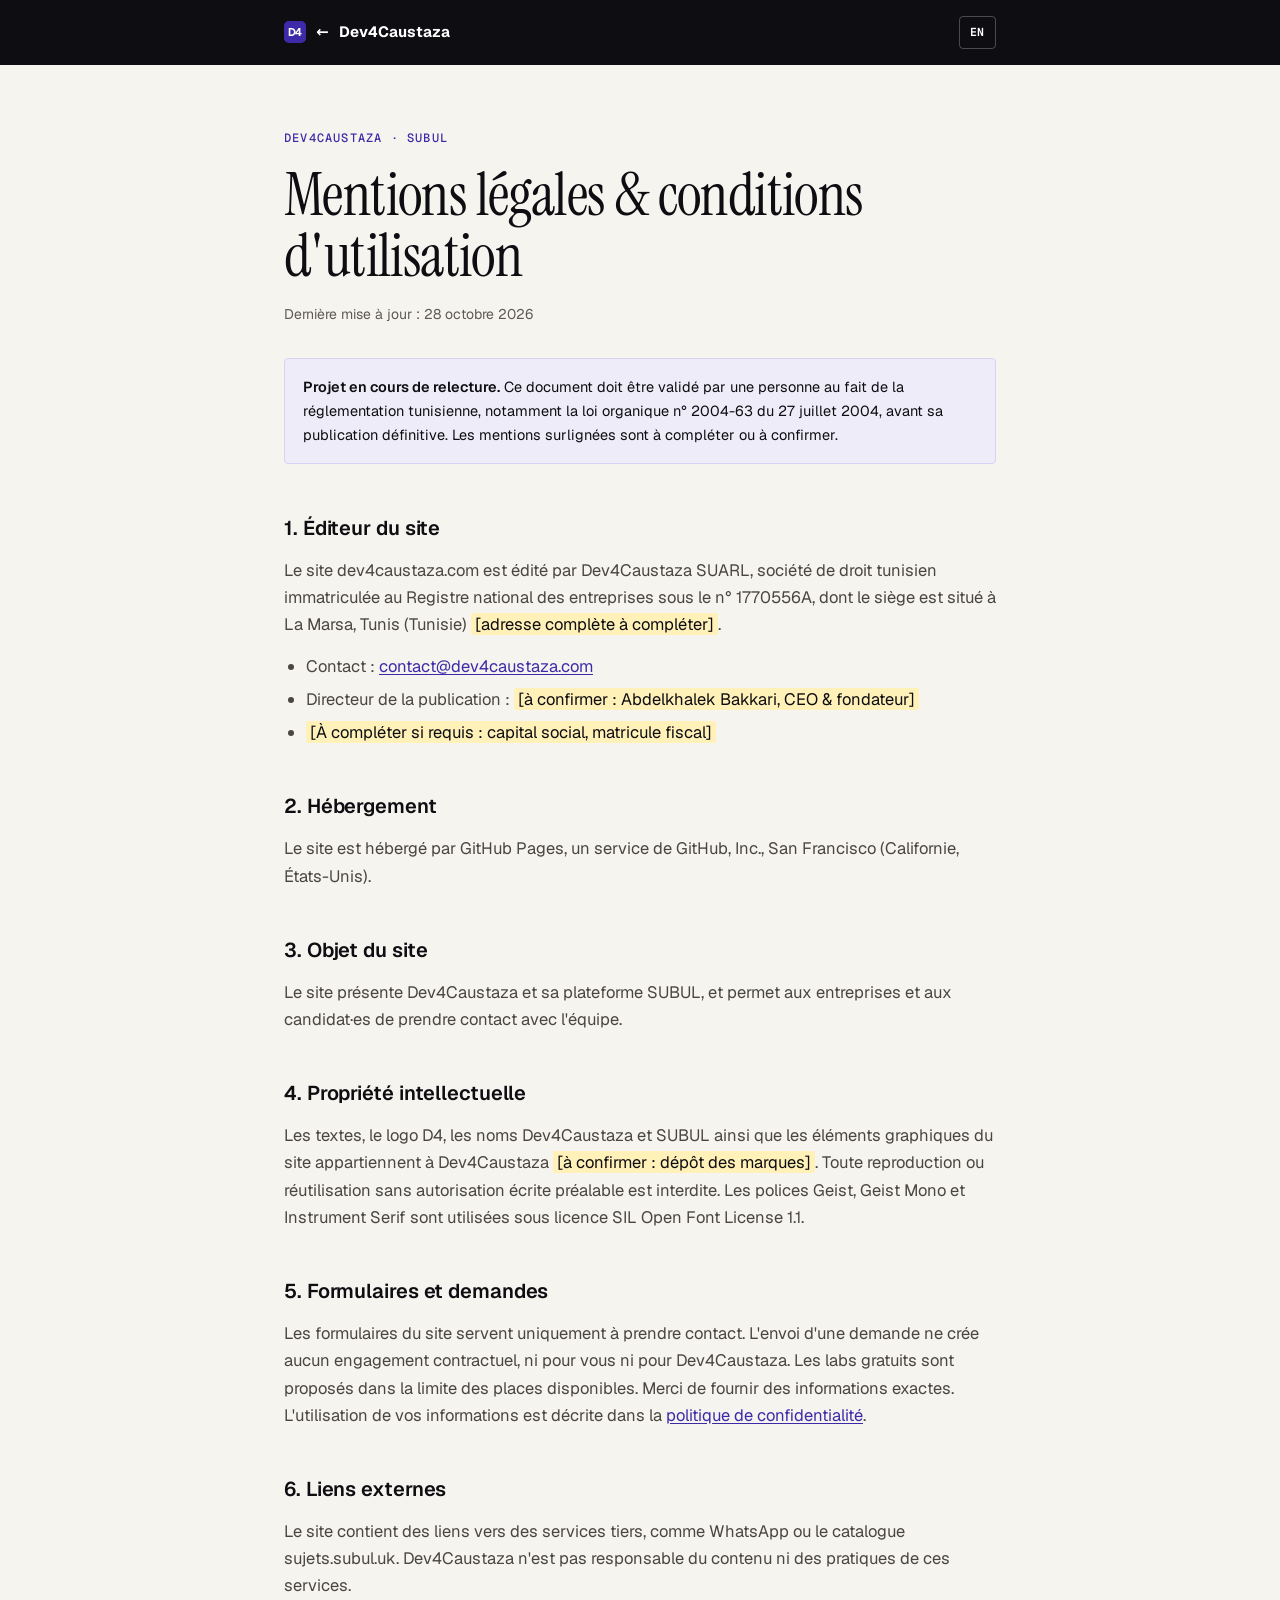
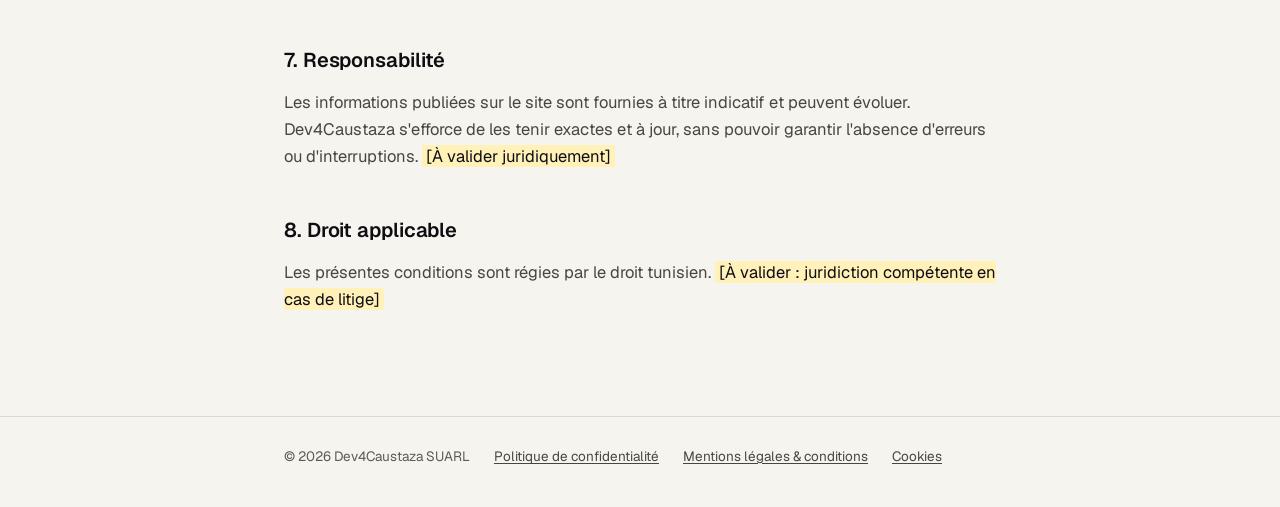
<file: conditions.html>
<!DOCTYPE html>
<html lang="fr">
<head>
<meta charset="utf-8">
<meta name="viewport" content="width=device-width, initial-scale=1">
<title>Mentions légales &amp; conditions d'utilisation — Dev4Caustaza</title>
<meta name="description" content="Éditeur, hébergement et conditions d'utilisation du site dev4caustaza.com.">
<!-- Draft pending legal review: remove the noindex tag and the draft notice once validated. -->
<meta name="robots" content="noindex">
<link rel="alternate" hreflang="fr" href="https://dev4caustaza.com/conditions.html">
<link rel="alternate" hreflang="en" href="https://dev4caustaza.com/en/terms.html">
<link rel="icon" type="image/svg+xml" href="favicon.svg">
<link rel="preload" href="fonts/geist-latin-gyByhwUx.woff2" as="font" type="font/woff2" crossorigin>
<link rel="stylesheet" href="fonts/fonts.css">
<style>
  :root{
    --bg:#0E0D12; --paper:#F6F4EF; --card:#FFFFFF; --title:#0E0D12; --body:#4A463F; --label:#5E5A52;
    --line:#DDD8CD; --purple-dk:#3D2AA8; --purple-lt:#EEECF8;
    --sans:"Geist", system-ui, sans-serif; --serif:"Instrument Serif", Georgia, serif; --mono:"Geist Mono", ui-monospace, monospace;
  }
  *{ box-sizing:border-box; }
  html{ -webkit-text-size-adjust:100%; }
  body{ margin:0; background:var(--paper); color:var(--title); font-family:var(--sans); font-synthesis-weight:none; line-height:1.65; -webkit-font-smoothing:antialiased; }
  a{ color:var(--purple-dk); text-underline-offset:2px; }
  a:focus-visible{ outline:2px solid currentColor; outline-offset:3px; border-radius:2px; }
  header{ background:var(--bg); }
  .bar{ max-width:760px; margin:0 auto; padding:16px 24px; display:flex; justify-content:space-between; align-items:center; gap:16px; }
  .home{ display:inline-flex; align-items:center; gap:10px; color:#fff; text-decoration:none; font-weight:700; font-size:15px; }
  .lang{ font-family:var(--mono); font-size:11.5px; font-weight:600; letter-spacing:.05em; color:#fff; text-decoration:none; padding:6px 10px; border:1px solid rgba(255,255,255,.25); border-radius:4px; }
  main{ max-width:760px; margin:0 auto; padding:64px 24px 88px; }
  .eyebrow{ font-family:var(--mono); font-size:12px; font-weight:500; letter-spacing:.1em; text-transform:uppercase; color:var(--purple-dk); margin:0 0 16px; }
  h1{ font-family:var(--serif); font-weight:400; font-size:clamp(40px,6vw,60px); line-height:1.02; letter-spacing:-.01em; margin:0 0 16px; }
  .updated{ margin:0 0 32px; font-size:14px; color:var(--label); }
  .draft{ margin:0 0 48px; padding:16px 18px; border-radius:4px; background:var(--purple-lt); border:1px solid #D8D2F3; font-size:14.5px; color:var(--title); }
  h2{ margin:44px 0 12px; font-size:20px; font-weight:600; letter-spacing:-.005em; scroll-margin-top:24px; }
  p, li{ font-size:16.5px; color:var(--body); }
  p{ margin:0 0 14px; }
  ul{ margin:0 0 14px; padding-left:22px; }
  li{ margin:0 0 6px; }
  strong{ color:var(--title); font-weight:600; }
  mark{ background:#FFF1B8; color:var(--title); padding:0 4px; border-radius:2px; }
  footer{ border-top:1px solid var(--line); }
  .foot{ max-width:760px; margin:0 auto; padding:28px 24px 40px; display:flex; flex-wrap:wrap; gap:8px 24px; font-size:13.5px; color:var(--label); }
  .foot a{ color:var(--body); }
</style>
</head>
<body>
<header>
  <div class="bar">
    <a class="home" href="index.html"><svg width="22" height="22" viewBox="0 0 1000 1000" fill="none" aria-hidden="true"><rect width="1000" height="1000" rx="220" fill="#3D2AA8"/><g transform="translate(24,0)"><path d="M190 682.6V317.4H309.1Q368.4 317.4 412 341Q455.6 364.5 479.7 405.7Q503.7 446.8 503.7 499.8Q503.7 552.7 479.7 594.1Q455.6 635.5 412 659Q368.4 682.6 309.1 682.6ZM266 616.4H311.1Q346.8 616.4 372.8 601.9Q398.8 587.5 413.2 561.3Q427.7 535 427.7 499.8Q427.7 464 413.2 438Q398.8 412 372.8 397.8Q346.8 383.6 311.1 383.6H266Z" fill="#fff"/><path d="M645.3 682.6V604.2H483.6V540.4L640.4 317.4H721.3V540.4H777.7V604.2H721.3V682.6ZM539 567.9 524.8 540.4H645.3V376.2L664.4 382.1Z" fill="#fff"/></g></svg><span aria-hidden="true">←</span> Dev4Caustaza</a>
    <a class="lang" href="en/terms.html" hreflang="en">EN</a>
  </div>
</header>
<main>
  <p class="eyebrow">Dev4Caustaza · SUBUL</p>
  <h1>Mentions légales &amp; conditions d'utilisation</h1>
  <p class="updated">Dernière mise à jour : 28 octobre 2026</p>
  <p class="draft"><strong>Projet en cours de relecture.</strong> Ce document doit être validé par une personne au fait de la réglementation tunisienne, notamment la loi organique n° 2004-63 du 27 juillet 2004, avant sa publication définitive. Les mentions surlignées sont à compléter ou à confirmer.</p>
  <h2>1. Éditeur du site</h2>
  <p>Le site dev4caustaza.com est édité par Dev4Caustaza SUARL, société de droit tunisien immatriculée au Registre national des entreprises sous le n° 1770556A, dont le siège est situé à La Marsa, Tunis (Tunisie) <mark>[adresse complète à compléter]</mark>.</p>
  <ul>
    <li>Contact&nbsp;: <a href="mailto:contact@dev4caustaza.com">contact@dev4caustaza.com</a></li>
    <li>Directeur de la publication&nbsp;: <mark>[à confirmer&nbsp;: Abdelkhalek Bakkari, CEO &amp; fondateur]</mark></li>
    <li><mark>[À compléter si requis&nbsp;: capital social, matricule fiscal]</mark></li>
  </ul>

  <h2>2. Hébergement</h2>
  <p>Le site est hébergé par GitHub Pages, un service de GitHub, Inc., San Francisco (Californie, États-Unis).</p>

  <h2>3. Objet du site</h2>
  <p>Le site présente Dev4Caustaza et sa plateforme SUBUL, et permet aux entreprises et aux candidat·es de prendre contact avec l'équipe.</p>

  <h2>4. Propriété intellectuelle</h2>
  <p>Les textes, le logo D4, les noms Dev4Caustaza et SUBUL ainsi que les éléments graphiques du site appartiennent à Dev4Caustaza <mark>[à confirmer&nbsp;: dépôt des marques]</mark>. Toute reproduction ou réutilisation sans autorisation écrite préalable est interdite. Les polices Geist, Geist Mono et Instrument Serif sont utilisées sous licence SIL Open Font License 1.1.</p>

  <h2>5. Formulaires et demandes</h2>
  <p>Les formulaires du site servent uniquement à prendre contact. L'envoi d'une demande ne crée aucun engagement contractuel, ni pour vous ni pour Dev4Caustaza. Les labs gratuits sont proposés dans la limite des places disponibles. Merci de fournir des informations exactes. L'utilisation de vos informations est décrite dans la <a href="confidentialite.html">politique de confidentialité</a>.</p>

  <h2>6. Liens externes</h2>
  <p>Le site contient des liens vers des services tiers, comme WhatsApp ou le catalogue sujets.subul.uk. Dev4Caustaza n'est pas responsable du contenu ni des pratiques de ces services.</p>

  <h2>7. Responsabilité</h2>
  <p>Les informations publiées sur le site sont fournies à titre indicatif et peuvent évoluer. Dev4Caustaza s'efforce de les tenir exactes et à jour, sans pouvoir garantir l'absence d'erreurs ou d'interruptions. <mark>[À valider juridiquement]</mark></p>

  <h2>8. Droit applicable</h2>
  <p>Les présentes conditions sont régies par le droit tunisien. <mark>[À valider&nbsp;: juridiction compétente en cas de litige]</mark></p>
</main>
<footer>
  <div class="foot">
    <span>© 2026 Dev4Caustaza SUARL</span>
    <a href="confidentialite.html">Politique de confidentialité</a>
    <a href="conditions.html">Mentions légales &amp; conditions</a>
    <a href="confidentialite.html#cookies">Cookies</a>
  </div>
</footer>
</body>
</html>
</file>
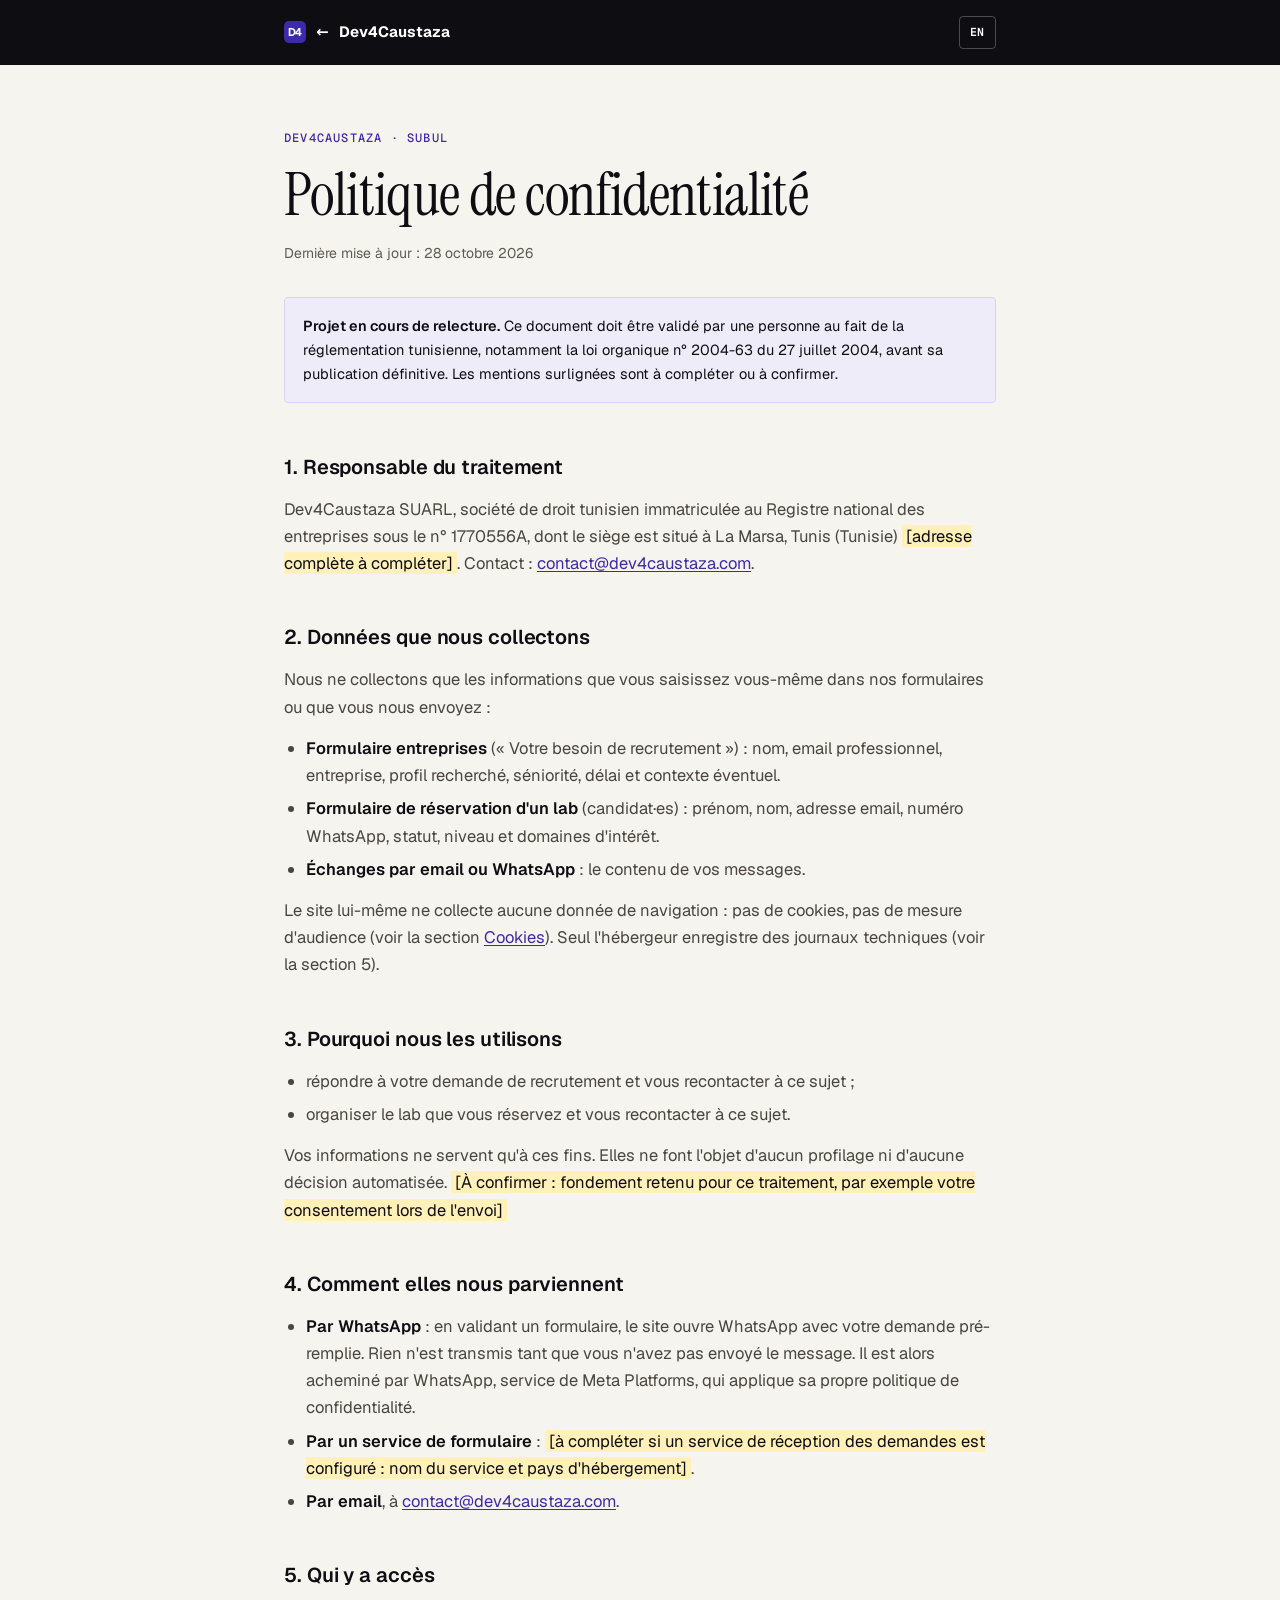
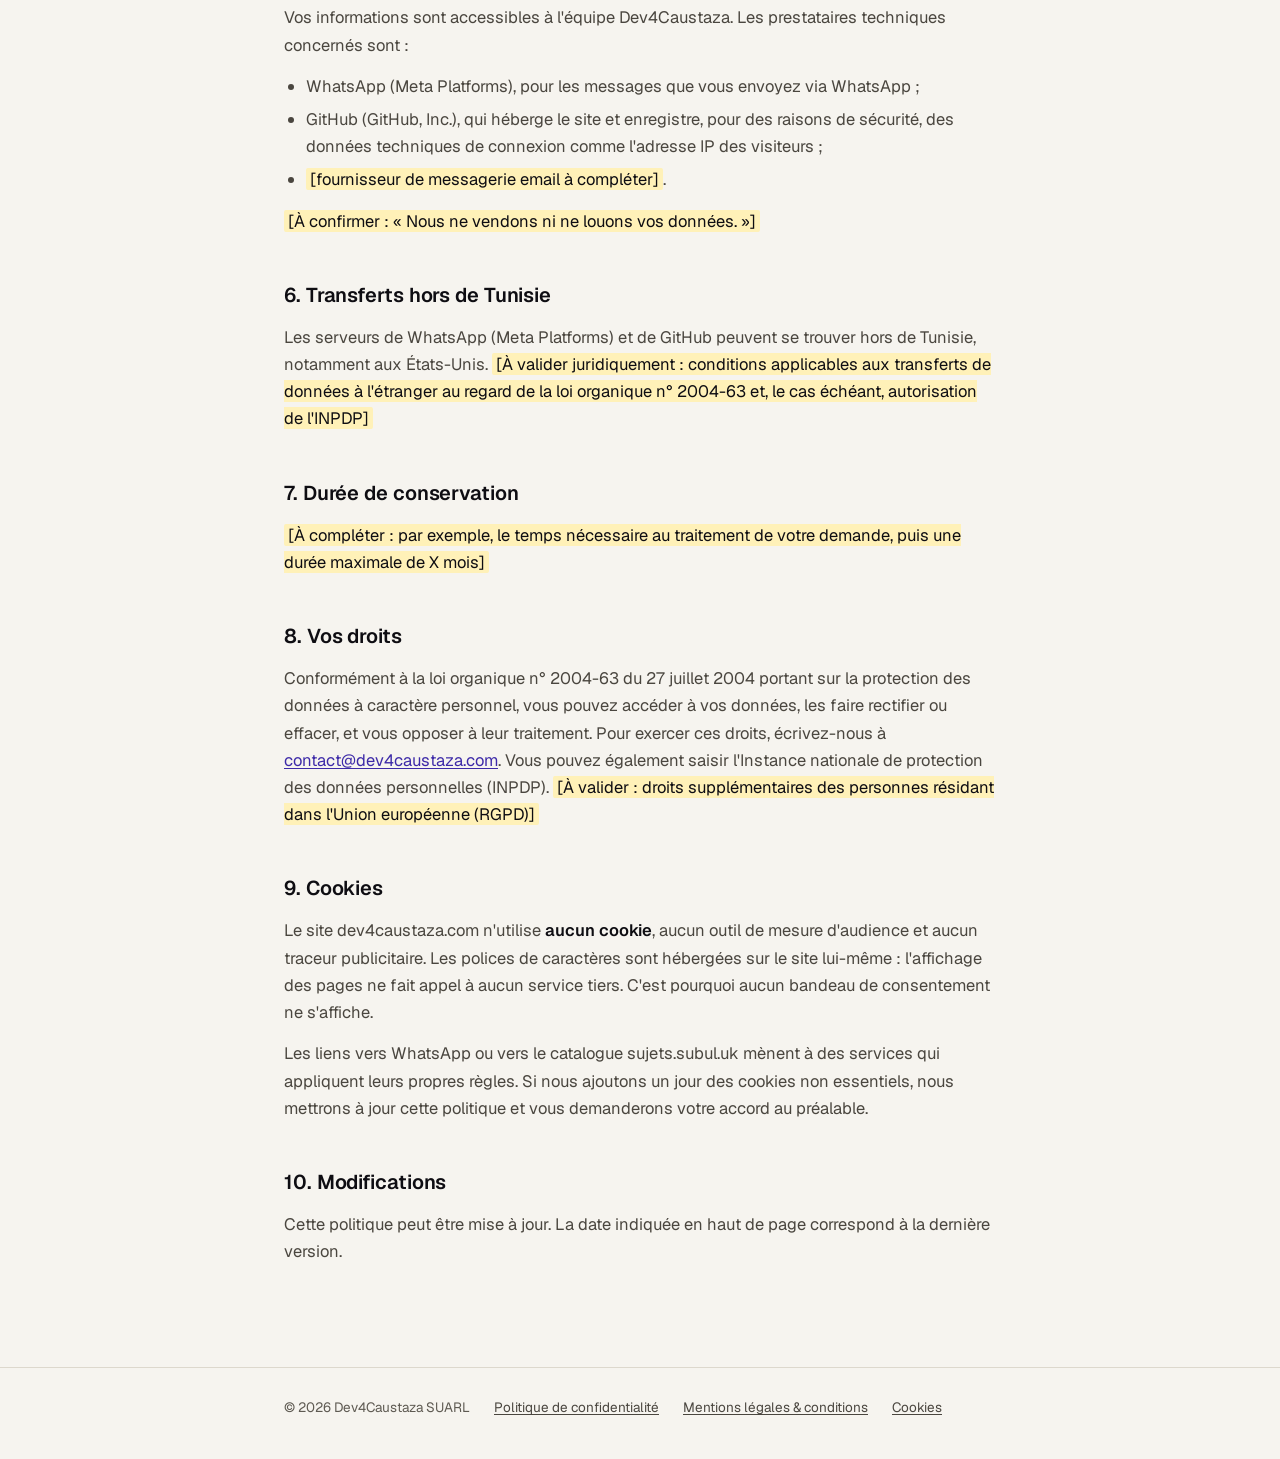
<file: confidentialite.html>
<!DOCTYPE html>
<html lang="fr">
<head>
<meta charset="utf-8">
<meta name="viewport" content="width=device-width, initial-scale=1">
<title>Politique de confidentialité — Dev4Caustaza</title>
<meta name="description" content="Comment Dev4Caustaza utilise les informations transmises via ses formulaires, et pourquoi le site n'utilise aucun cookie.">
<!-- Draft pending legal review: remove the noindex tag and the draft notice once validated. -->
<meta name="robots" content="noindex">
<link rel="alternate" hreflang="fr" href="https://dev4caustaza.com/confidentialite.html">
<link rel="alternate" hreflang="en" href="https://dev4caustaza.com/en/privacy.html">
<link rel="icon" type="image/svg+xml" href="favicon.svg">
<link rel="preload" href="fonts/geist-latin-gyByhwUx.woff2" as="font" type="font/woff2" crossorigin>
<link rel="stylesheet" href="fonts/fonts.css">
<style>
  :root{
    --bg:#0E0D12; --paper:#F6F4EF; --card:#FFFFFF; --title:#0E0D12; --body:#4A463F; --label:#5E5A52;
    --line:#DDD8CD; --purple-dk:#3D2AA8; --purple-lt:#EEECF8;
    --sans:"Geist", system-ui, sans-serif; --serif:"Instrument Serif", Georgia, serif; --mono:"Geist Mono", ui-monospace, monospace;
  }
  *{ box-sizing:border-box; }
  html{ -webkit-text-size-adjust:100%; }
  body{ margin:0; background:var(--paper); color:var(--title); font-family:var(--sans); font-synthesis-weight:none; line-height:1.65; -webkit-font-smoothing:antialiased; }
  a{ color:var(--purple-dk); text-underline-offset:2px; }
  a:focus-visible{ outline:2px solid currentColor; outline-offset:3px; border-radius:2px; }
  header{ background:var(--bg); }
  .bar{ max-width:760px; margin:0 auto; padding:16px 24px; display:flex; justify-content:space-between; align-items:center; gap:16px; }
  .home{ display:inline-flex; align-items:center; gap:10px; color:#fff; text-decoration:none; font-weight:700; font-size:15px; }
  .lang{ font-family:var(--mono); font-size:11.5px; font-weight:600; letter-spacing:.05em; color:#fff; text-decoration:none; padding:6px 10px; border:1px solid rgba(255,255,255,.25); border-radius:4px; }
  main{ max-width:760px; margin:0 auto; padding:64px 24px 88px; }
  .eyebrow{ font-family:var(--mono); font-size:12px; font-weight:500; letter-spacing:.1em; text-transform:uppercase; color:var(--purple-dk); margin:0 0 16px; }
  h1{ font-family:var(--serif); font-weight:400; font-size:clamp(40px,6vw,60px); line-height:1.02; letter-spacing:-.01em; margin:0 0 16px; }
  .updated{ margin:0 0 32px; font-size:14px; color:var(--label); }
  .draft{ margin:0 0 48px; padding:16px 18px; border-radius:4px; background:var(--purple-lt); border:1px solid #D8D2F3; font-size:14.5px; color:var(--title); }
  h2{ margin:44px 0 12px; font-size:20px; font-weight:600; letter-spacing:-.005em; scroll-margin-top:24px; }
  p, li{ font-size:16.5px; color:var(--body); }
  p{ margin:0 0 14px; }
  ul{ margin:0 0 14px; padding-left:22px; }
  li{ margin:0 0 6px; }
  strong{ color:var(--title); font-weight:600; }
  mark{ background:#FFF1B8; color:var(--title); padding:0 4px; border-radius:2px; }
  footer{ border-top:1px solid var(--line); }
  .foot{ max-width:760px; margin:0 auto; padding:28px 24px 40px; display:flex; flex-wrap:wrap; gap:8px 24px; font-size:13.5px; color:var(--label); }
  .foot a{ color:var(--body); }
</style>
</head>
<body>
<header>
  <div class="bar">
    <a class="home" href="index.html"><svg width="22" height="22" viewBox="0 0 1000 1000" fill="none" aria-hidden="true"><rect width="1000" height="1000" rx="220" fill="#3D2AA8"/><g transform="translate(24,0)"><path d="M190 682.6V317.4H309.1Q368.4 317.4 412 341Q455.6 364.5 479.7 405.7Q503.7 446.8 503.7 499.8Q503.7 552.7 479.7 594.1Q455.6 635.5 412 659Q368.4 682.6 309.1 682.6ZM266 616.4H311.1Q346.8 616.4 372.8 601.9Q398.8 587.5 413.2 561.3Q427.7 535 427.7 499.8Q427.7 464 413.2 438Q398.8 412 372.8 397.8Q346.8 383.6 311.1 383.6H266Z" fill="#fff"/><path d="M645.3 682.6V604.2H483.6V540.4L640.4 317.4H721.3V540.4H777.7V604.2H721.3V682.6ZM539 567.9 524.8 540.4H645.3V376.2L664.4 382.1Z" fill="#fff"/></g></svg><span aria-hidden="true">←</span> Dev4Caustaza</a>
    <a class="lang" href="en/privacy.html" hreflang="en">EN</a>
  </div>
</header>
<main>
  <p class="eyebrow">Dev4Caustaza · SUBUL</p>
  <h1>Politique de confidentialité</h1>
  <p class="updated">Dernière mise à jour : 28 octobre 2026</p>
  <p class="draft"><strong>Projet en cours de relecture.</strong> Ce document doit être validé par une personne au fait de la réglementation tunisienne, notamment la loi organique n° 2004-63 du 27 juillet 2004, avant sa publication définitive. Les mentions surlignées sont à compléter ou à confirmer.</p>
  <h2>1. Responsable du traitement</h2>
  <p>Dev4Caustaza SUARL, société de droit tunisien immatriculée au Registre national des entreprises sous le n° 1770556A, dont le siège est situé à La Marsa, Tunis (Tunisie) <mark>[adresse complète à compléter]</mark>. Contact&nbsp;: <a href="mailto:contact@dev4caustaza.com">contact@dev4caustaza.com</a>.</p>

  <h2>2. Données que nous collectons</h2>
  <p>Nous ne collectons que les informations que vous saisissez vous-même dans nos formulaires ou que vous nous envoyez&nbsp;:</p>
  <ul>
    <li><strong>Formulaire entreprises</strong> («&nbsp;Votre besoin de recrutement&nbsp;»)&nbsp;: nom, email professionnel, entreprise, profil recherché, séniorité, délai et contexte éventuel.</li>
    <li><strong>Formulaire de réservation d'un lab</strong> (candidat·es)&nbsp;: prénom, nom, adresse email, numéro WhatsApp, statut, niveau et domaines d'intérêt.</li>
    <li><strong>Échanges par email ou WhatsApp</strong>&nbsp;: le contenu de vos messages.</li>
  </ul>
  <p>Le site lui-même ne collecte aucune donnée de navigation&nbsp;: pas de cookies, pas de mesure d'audience (voir la section <a href="#cookies">Cookies</a>). Seul l'hébergeur enregistre des journaux techniques (voir la section 5).</p>

  <h2>3. Pourquoi nous les utilisons</h2>
  <ul>
    <li>répondre à votre demande de recrutement et vous recontacter à ce sujet&nbsp;;</li>
    <li>organiser le lab que vous réservez et vous recontacter à ce sujet.</li>
  </ul>
  <p>Vos informations ne servent qu'à ces fins. Elles ne font l'objet d'aucun profilage ni d'aucune décision automatisée. <mark>[À confirmer&nbsp;: fondement retenu pour ce traitement, par exemple votre consentement lors de l'envoi]</mark></p>

  <h2>4. Comment elles nous parviennent</h2>
  <ul>
    <li><strong>Par WhatsApp</strong>&nbsp;: en validant un formulaire, le site ouvre WhatsApp avec votre demande pré-remplie. Rien n'est transmis tant que vous n'avez pas envoyé le message. Il est alors acheminé par WhatsApp, service de Meta Platforms, qui applique sa propre politique de confidentialité.</li>
    <li><strong>Par un service de formulaire</strong>&nbsp;: <mark>[à compléter si un service de réception des demandes est configuré&nbsp;: nom du service et pays d'hébergement]</mark>.</li>
    <li><strong>Par email</strong>, à <a href="mailto:contact@dev4caustaza.com">contact@dev4caustaza.com</a>.</li>
  </ul>

  <h2>5. Qui y a accès</h2>
  <p>Vos informations sont accessibles à l'équipe Dev4Caustaza. Les prestataires techniques concernés sont&nbsp;:</p>
  <ul>
    <li>WhatsApp (Meta Platforms), pour les messages que vous envoyez via WhatsApp&nbsp;;</li>
    <li>GitHub (GitHub, Inc.), qui héberge le site et enregistre, pour des raisons de sécurité, des données techniques de connexion comme l'adresse IP des visiteurs&nbsp;;</li>
    <li><mark>[fournisseur de messagerie email à compléter]</mark>.</li>
  </ul>
  <p><mark>[À confirmer&nbsp;: «&nbsp;Nous ne vendons ni ne louons vos données.&nbsp;»]</mark></p>

  <h2>6. Transferts hors de Tunisie</h2>
  <p>Les serveurs de WhatsApp (Meta Platforms) et de GitHub peuvent se trouver hors de Tunisie, notamment aux États-Unis. <mark>[À valider juridiquement&nbsp;: conditions applicables aux transferts de données à l'étranger au regard de la loi organique n° 2004-63 et, le cas échéant, autorisation de l'INPDP]</mark></p>

  <h2>7. Durée de conservation</h2>
  <p><mark>[À compléter&nbsp;: par exemple, le temps nécessaire au traitement de votre demande, puis une durée maximale de X mois]</mark></p>

  <h2>8. Vos droits</h2>
  <p>Conformément à la loi organique n° 2004-63 du 27 juillet 2004 portant sur la protection des données à caractère personnel, vous pouvez accéder à vos données, les faire rectifier ou effacer, et vous opposer à leur traitement. Pour exercer ces droits, écrivez-nous à <a href="mailto:contact@dev4caustaza.com">contact@dev4caustaza.com</a>. Vous pouvez également saisir l'Instance nationale de protection des données personnelles (INPDP). <mark>[À valider&nbsp;: droits supplémentaires des personnes résidant dans l'Union européenne (RGPD)]</mark></p>

  <h2 id="cookies">9. Cookies</h2>
  <p>Le site dev4caustaza.com n'utilise <strong>aucun cookie</strong>, aucun outil de mesure d'audience et aucun traceur publicitaire. Les polices de caractères sont hébergées sur le site lui-même&nbsp;: l'affichage des pages ne fait appel à aucun service tiers. C'est pourquoi aucun bandeau de consentement ne s'affiche.</p>
  <p>Les liens vers WhatsApp ou vers le catalogue sujets.subul.uk mènent à des services qui appliquent leurs propres règles. Si nous ajoutons un jour des cookies non essentiels, nous mettrons à jour cette politique et vous demanderons votre accord au préalable.</p>

  <h2>10. Modifications</h2>
  <p>Cette politique peut être mise à jour. La date indiquée en haut de page correspond à la dernière version.</p>
</main>
<footer>
  <div class="foot">
    <span>© 2026 Dev4Caustaza SUARL</span>
    <a href="confidentialite.html">Politique de confidentialité</a>
    <a href="conditions.html">Mentions légales &amp; conditions</a>
    <a href="confidentialite.html#cookies">Cookies</a>
  </div>
</footer>
</body>
</html>
</file>
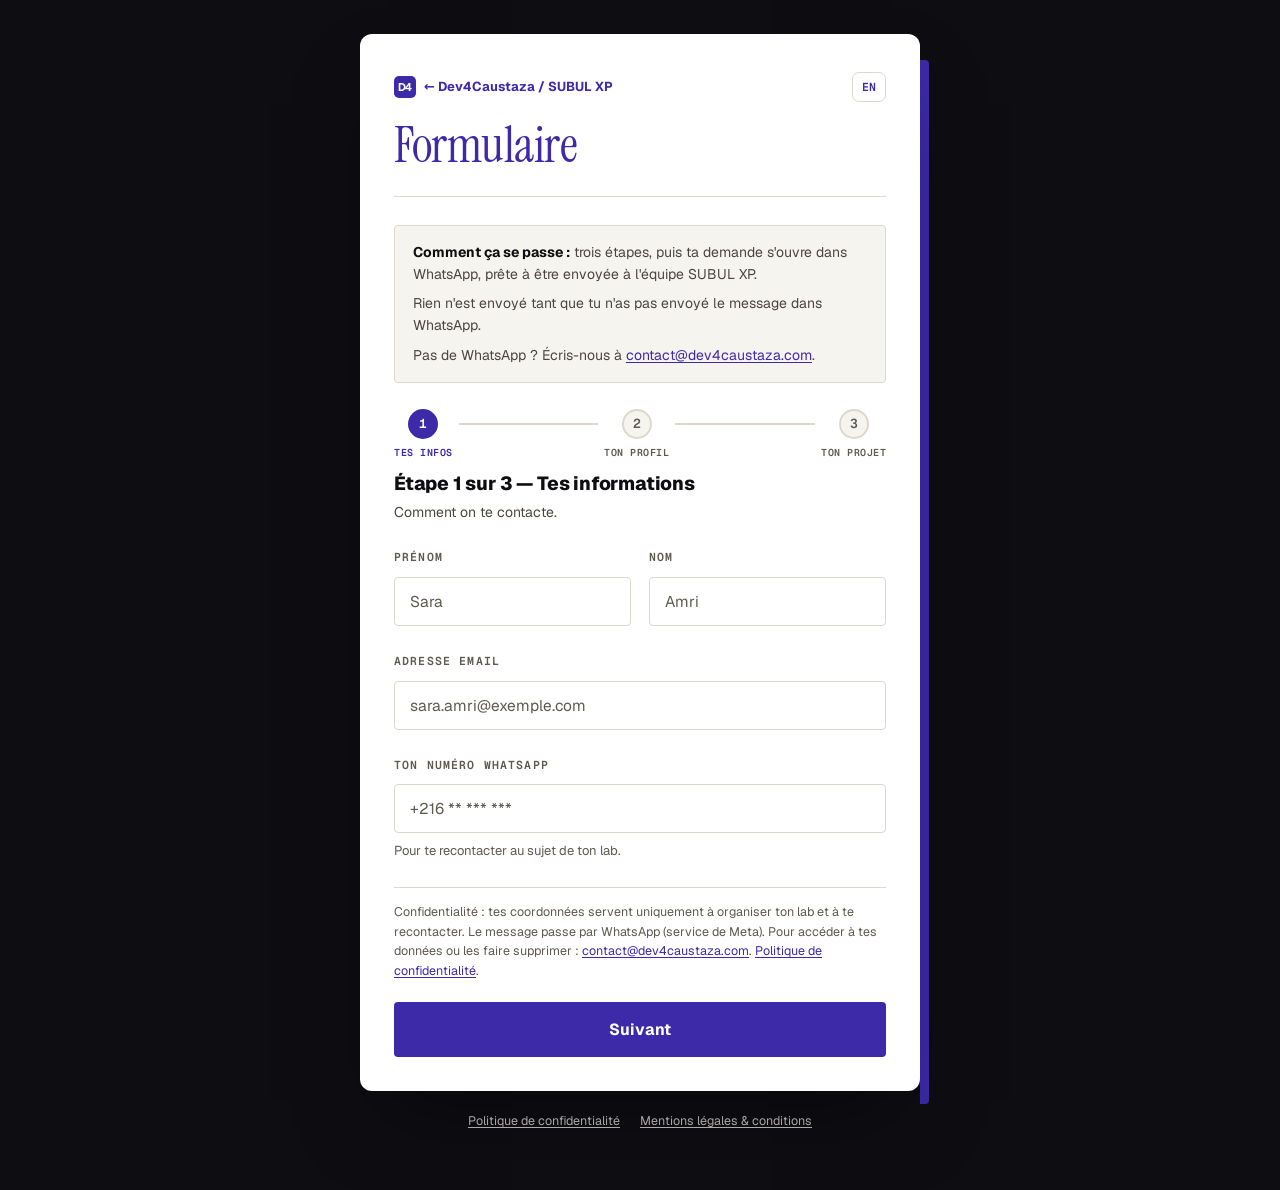
<file: lab.html>
<!DOCTYPE html>
<html lang="fr">
<head>
<!--
  SUBUL XP — Ta demande de lab
  ---------------------------------------------------------------
  CONFIGURATION (voir le <script> en bas) :
    WHATSAPP  -> numéro destinataire, format international sans "+"
    EMAIL     -> adresse proposée à celles et ceux qui n'ont pas WhatsApp
    ENDPOINT  -> URL qui reçoit une copie JSON (facultatif)
                 vide = aucune copie envoyée, WhatsApp s'ouvre quand même
-->
<meta charset="utf-8">
<meta name="viewport" content="width=device-width, initial-scale=1">
<title>Subul XP — Ta demande de lab</title>
<meta name="description" content="Réserve gratuitement ton premier lab pratique SUBUL XP : DevOps, IA &amp; Agents, Cybersécurité, Data, Full Stack ou Cloud. Une résidence tech, pas un centre de formation.">
<link rel="canonical" href="https://dev4caustaza.com/lab.html">
<link rel="alternate" hreflang="fr" href="https://dev4caustaza.com/lab.html">
<link rel="alternate" hreflang="en" href="https://dev4caustaza.com/en/lab.html">
<link rel="alternate" hreflang="x-default" href="https://dev4caustaza.com/lab.html">
<meta property="og:title" content="Subul XP — Ta demande de lab">
<meta property="og:description" content="Réserve gratuitement ton premier lab pratique : DevOps, IA &amp; Agents, Cybersécurité, Data, Full Stack ou Cloud.">
<meta property="og:type" content="website">
<meta property="og:url" content="https://dev4caustaza.com/lab.html">
<meta property="og:image" content="https://dev4caustaza.com/og-image.png">
<meta name="twitter:card" content="summary_large_image">
<meta name="twitter:image" content="https://dev4caustaza.com/og-image.png">
<link rel="icon" type="image/svg+xml" href="favicon.svg">
<link rel="preload" href="fonts/geist-latin-gyByhwUx.woff2" as="font" type="font/woff2" crossorigin>
<link rel="preload" href="fonts/instrument-serif-latin-jizBRFtN.woff2" as="font" type="font/woff2" crossorigin>
<link rel="stylesheet" href="fonts/fonts.css">

<style>
  :root{
    --bg:        #0E0D12;
    --paper:     #F6F4EF;
    --card:      #FFFFFF;
    --title:     #0E0D12;
    --body:      #4A463F;
    --label:     #5E5A52;
    --line:      #DDD8CD;
    --purple:    #5B3EE0;
    --purple-dk: #3D2AA8;
    --purple-lt: #EEECF8;
    --clay:      #B4401E;
    --clay-lt:   #F6E6DF;
    --mono: "Geist Mono", ui-monospace, SFMono-Regular, Menlo, monospace;
    --sans: "Geist", system-ui, sans-serif;
    --serif: "Instrument Serif", Georgia, serif;
  }

  *{ box-sizing:border-box; }
  html{ -webkit-text-size-adjust:100%; }

  body{
    margin:0;
    padding:34px 18px 60px;
    background:var(--bg);
    font-family:var(--sans);
    font-synthesis-weight:none;
    -webkit-font-smoothing:antialiased;
    color:var(--title);
    line-height:1.55;
  }

  .wrap{ max-width:560px; margin:0 auto; position:relative; }
  .wrap::after{
    content:"";
    position:absolute;
    top:26px; right:-9px; bottom:26px;
    width:9px;
    background:var(--purple-dk);
    border-radius:0 4px 4px 0;
  }
  @media (max-width:600px){ .wrap::after{ right:-6px; width:6px; } }

  .card{
    position:relative;
    z-index:1;
    background:var(--card);
    border-radius:12px;
    padding:38px 34px 34px;
    box-shadow:0 40px 80px -30px rgba(0,0,0,.5);
  }
  @media (max-width:600px){ .card{ padding:30px 22px 28px; } }

  h1{
    font-family:var(--serif);
    font-size:clamp(38px,8vw,50px);
    font-weight:400;
    letter-spacing:-.01em;
    line-height:1;
    margin:0 0 10px;
    color:var(--purple-dk);
  }
  .sub{ margin:0; color:var(--body); font-size:15.5px; }

  hr{ border:0; border-top:1px solid var(--line); margin:26px 0 28px; }

  .field{ margin-bottom:26px; }
  .lab{
    display:block;
    font-family:var(--mono);
    font-size:11.5px;
    font-weight:600;
    letter-spacing:.1em;
    text-transform:uppercase;
    color:var(--label);
    margin-bottom:11px;
  }
  .hint{ text-transform:none; letter-spacing:0; font-weight:500; color:var(--label); }

  .duo{ display:grid; grid-template-columns:1fr 1fr; gap:18px; }
  @media (max-width:520px){ .duo{ grid-template-columns:1fr; gap:26px; } }

  input[type=text],input[type=email],input[type=tel],select{
    width:100%;
    padding:13px 15px;
    font-family:inherit;
    font-size:15.5px;
    font-weight:500;
    color:var(--title);
    background:#fff;
    border:1px solid var(--line);
    border-radius:4px;
    transition:border-color .14s, box-shadow .14s;
  }
  input::placeholder{ color:var(--label); font-weight:400; }

  select{
    appearance:none;
    color:var(--purple);
    font-weight:600;
    background-image:linear-gradient(45deg,transparent 50%,var(--purple) 50%),
                     linear-gradient(135deg,var(--purple) 50%,transparent 50%);
    background-position:calc(100% - 20px) 22px, calc(100% - 14px) 22px;
    background-size:6px 6px;
    background-repeat:no-repeat;
    padding-right:42px;
  }
  select:invalid{ color:var(--label); font-weight:400; }

  input:focus,select:focus{
    outline:none;
    border-color:var(--purple);
    box-shadow:0 0 0 3px rgba(91,62,224,.16);
  }
  input[aria-invalid=true],select[aria-invalid=true]{ border-color:var(--clay); }

  .opts{ display:flex; flex-direction:column; gap:10px; }
  .opts input{ position:absolute; opacity:0; width:0; height:0; }
  .opts label{
    display:flex;
    align-items:center;
    gap:13px;
    padding:15px 18px;
    font-size:16px;
    font-weight:600;
    color:var(--purple);
    background:#fff;
    border:1px solid var(--line);
    border-radius:4px;
    cursor:pointer;
    transition:background .14s, border-color .14s;
  }
  .opts label::before{
    content:"";
    flex:none;
    width:19px; height:19px;
    border-radius:50%;
    border:2px solid #C4BDAF;
    transition:border-color .14s, border-width .14s, background .14s;
  }
  .opts label:hover{ border-color:#C4BDAF; }
  .opts input:checked + label{
    background:var(--purple-lt);
    border-color:var(--purple);
    color:var(--purple-dk);
  }
  .opts input:checked + label::before{ border-color:var(--purple-dk); border-width:6px; }
  .opts input:focus-visible + label{ box-shadow:0 0 0 3px rgba(91,62,224,.28); }

  /* cases à cocher (choix multiple) */
  .opts.multi label::before{ border-radius:5px; }
  .opts.multi input:checked + label::before{
    border-width:2px;
    border-color:var(--purple-dk);
    background:var(--purple-dk) url("data:image/svg+xml,%3Csvg xmlns='http://www.w3.org/2000/svg' viewBox='0 0 24 24' fill='none' stroke='%23fff' stroke-width='4' stroke-linecap='round' stroke-linejoin='round'%3E%3Cpath d='M4 12l6 6L20 6'/%3E%3C/svg%3E") center/11px no-repeat;
  }

  .err{
    display:none;
    margin-top:11px;
    padding:13px 16px;
    background:var(--clay-lt);
    border-radius:4px;
    color:var(--clay);
    font-size:15px;
    font-weight:600;
  }
  .err.on{ display:block; }

  button{
    width:100%;
    padding:17px;
    font-family:inherit;
    font-size:16px;
    font-weight:700;
    color:#fff;
    background:var(--purple-dk);
    border:0;
    border-radius:4px;
    cursor:pointer;
    transition:background .2s, transform .07s;
  }
  button:hover:not(:disabled){ background:#2F2085; }
  button:active:not(:disabled){ transform:translateY(1px); }
  button:focus-visible{ outline:3px solid var(--purple); outline-offset:2px; }
  button:disabled{ opacity:.55; cursor:progress; }

  .fine{ margin:14px 0 0; text-align:center; font-size:12.5px; color:var(--label); }

  /* stepper */
  .stepper{ display:flex; align-items:flex-start; margin-bottom:8px; }
  .step-dot{ display:flex; flex-direction:column; align-items:center; gap:6px; flex:none; }
  .step-dot .dot-num{
    width:30px; height:30px; border-radius:50%;
    display:flex; align-items:center; justify-content:center;
    font-family:var(--mono); font-size:13px; font-weight:600; color:var(--label);
    background:var(--paper); border:2px solid var(--line);
    transition:background .18s, border-color .18s, color .18s;
  }
  .step-dot .dot-label{
    font-family:var(--mono);
    font-size:10px; font-weight:600; color:var(--label);
    text-transform:uppercase; letter-spacing:.05em; white-space:nowrap;
  }
  .step-dot.active .dot-num{ background:var(--purple-dk); border-color:var(--purple-dk); color:#fff; }
  .step-dot.active .dot-label{ color:var(--purple-dk); }
  .step-dot.done .dot-num{ background:var(--purple); border-color:var(--purple); color:#fff; }
  .step-dot.done .dot-label{ color:var(--purple); }
  .step-line{ flex:1; height:2px; background:var(--line); margin:14px 6px 0; transition:background .18s; }
  .step-line.done{ background:var(--purple); }
  @media (max-width:480px){ .step-dot .dot-label{ display:none; } }

  .step{ display:none; }
  .step.active{ display:block; }
  .step-title{ font-size:19px; font-weight:800; margin:0 0 4px; letter-spacing:-.01em; }
  .step-sub{ margin:0 0 24px; color:var(--body); font-size:14px; }

  .nav{ display:flex; gap:12px; margin-top:4px; }
  .nav button{ width:auto; flex:1; }
  .btn-back{
    background:#fff; color:var(--purple-dk);
    border:1px solid var(--line);
  }
  .btn-back:hover:not(:disabled){ background:var(--purple-lt); border-color:var(--purple); color:var(--purple-dk); }

  .notice{ margin:0 0 26px; padding:16px 18px; border-radius:4px; background:var(--paper); border:1px solid var(--line); font-size:14px; color:var(--body); }
  .notice p{ margin:0; }
  .notice p + p{ margin-top:8px; }
  .notice strong{ color:var(--title); }
  .notice a, .privacy a{ color:var(--purple-dk); text-underline-offset:2px; }
  .help{ margin:8px 0 0; font-size:13px; color:var(--label); }
  .privacy{ margin:0 0 22px; padding:14px 0 0; border-top:1px solid var(--line); font-size:12.5px; line-height:1.55; color:var(--label); }

  .legal{ margin:20px 0 0; text-align:center; font-size:12.5px; }
  .legal a{ color:rgba(246,244,239,.8); text-underline-offset:2px; margin:0 10px; }
  .legal a:hover{ color:#fff; }

  @media (prefers-reduced-motion:reduce){ *, *::before, *::after{ transition:none !important; animation:none !important; } }
</style>
</head>
<body>
<div class="wrap">
  <div class="card">

    <div style="display:flex;justify-content:space-between;align-items:center;margin-bottom:18px;">
      <a href="index.html" style="display:inline-flex;align-items:center;gap:8px;font-size:13px;font-weight:700;color:var(--purple-dk);text-decoration:none;">
        <svg width="22" height="22" viewBox="0 0 1000 1000" fill="none" style="flex:none;"><rect width="1000" height="1000" rx="220" fill="#3D2AA8"/><g transform="translate(24,0)"><path d="M190 682.6V317.4H309.1Q368.4 317.4 412 341Q455.6 364.5 479.7 405.7Q503.7 446.8 503.7 499.8Q503.7 552.7 479.7 594.1Q455.6 635.5 412 659Q368.4 682.6 309.1 682.6ZM266 616.4H311.1Q346.8 616.4 372.8 601.9Q398.8 587.5 413.2 561.3Q427.7 535 427.7 499.8Q427.7 464 413.2 438Q398.8 412 372.8 397.8Q346.8 383.6 311.1 383.6H266Z" fill="#fff"/><path d="M645.3 682.6V604.2H483.6V540.4L640.4 317.4H721.3V540.4H777.7V604.2H721.3V682.6ZM539 567.9 524.8 540.4H645.3V376.2L664.4 382.1Z" fill="#fff"/></g></svg>
        &larr; Dev4Caustaza / SUBUL XP
      </a>
      <a href="en/lab.html" style="font-family:var(--mono);font-size:11.5px;font-weight:600;color:var(--purple-dk);text-decoration:none;border:1px solid var(--line);border-radius:7px;padding:5px 9px;">EN</a>
    </div>

    <h1>Formulaire</h1>

    <hr>

    <div class="notice">
      <p><strong>Comment ça se passe&nbsp;:</strong> trois étapes, puis ta demande s'ouvre dans WhatsApp, prête à être envoyée à l'équipe SUBUL XP.</p>
      <p class="notice-send" data-whatsapp="Rien n'est envoyé tant que tu n'as pas envoyé le message dans WhatsApp." data-endpoint="En validant, ta demande est aussi transmise directement à l'équipe."></p>
      <p>Pas de WhatsApp&nbsp;? Écris-nous à <a class="mail-link" href="mailto:contact@dev4caustaza.com">contact@dev4caustaza.com</a>.</p>
    </div>

    <div class="stepper" aria-hidden="true">
      <div class="step-dot active" data-dot="1">
        <span class="dot-num">1</span><span class="dot-label">Tes infos</span>
      </div>
      <div class="step-line" data-line="1"></div>
      <div class="step-dot" data-dot="2">
        <span class="dot-num">2</span><span class="dot-label">Ton profil</span>
      </div>
      <div class="step-line" data-line="2"></div>
      <div class="step-dot" data-dot="3">
        <span class="dot-num">3</span><span class="dot-label">Ton projet</span>
      </div>
    </div>

    <form id="f" novalidate>

      <div class="step active" data-step="1">
        <p class="step-title">Étape 1 sur 3 — Tes informations</p>
        <p class="step-sub">Comment on te contacte.</p>

        <div class="duo">
          <div class="field">
            <label class="lab" for="prenom">Prénom</label>
            <input type="text" id="prenom" name="prenom" autocomplete="given-name" placeholder="Sara">
          </div>
          <div class="field">
            <label class="lab" for="nom">Nom</label>
            <input type="text" id="nom" name="nom" autocomplete="family-name" placeholder="Amri">
          </div>
        </div>
        <p class="err" id="e-identite">Indique ton prénom et ton nom.</p>

        <div class="field">
          <label class="lab" for="email">Adresse email</label>
          <input type="email" id="email" name="email" autocomplete="email" placeholder="sara.amri@exemple.com">
          <p class="err" id="e-email">Cette adresse email ne semble pas valide.</p>
        </div>

        <div class="field">
          <label class="lab" for="whatsapp">Ton numéro WhatsApp</label>
          <input type="tel" id="whatsapp" name="whatsapp" autocomplete="tel" placeholder="+216 ** *** ***" aria-describedby="h-whatsapp">
          <p class="help" id="h-whatsapp">Pour te recontacter au sujet de ton lab.</p>
          <p class="err" id="e-whatsapp">Indique un numéro WhatsApp joignable.</p>
        </div>

        <p class="privacy">Confidentialité&nbsp;: tes coordonnées servent uniquement à organiser ton lab et à te recontacter. Le message passe par WhatsApp (service de Meta). Pour accéder à tes données ou les faire supprimer&nbsp;: <a class="mail-link" href="mailto:contact@dev4caustaza.com">contact@dev4caustaza.com</a>. <a href="confidentialite.html">Politique de confidentialité</a>.</p>

        <div class="nav">
          <button type="button" class="btn-next" data-next>Suivant</button>
        </div>
      </div>

      <div class="step" data-step="2">
        <p class="step-title">Étape 2 sur 3 — Ton profil</p>
        <p class="step-sub">Pour adapter le lab à ton niveau.</p>

        <div class="field">
          <span class="lab" id="lbl-statut">Quel est ton statut ?</span>
          <div class="opts" role="radiogroup" aria-labelledby="lbl-statut">
            <input type="radio" id="s1" name="statut" value="Étudiant(e)">
            <label for="s1">Étudiant(e)</label>
            <input type="radio" id="s2" name="statut" value="Jeune diplômé(e)">
            <label for="s2">Jeune diplômé(e)</label>
            <input type="radio" id="s3" name="statut" value="En poste">
            <label for="s3">En poste</label>
            <input type="radio" id="s4" name="statut" value="En reconversion">
            <label for="s4">En reconversion</label>
            <input type="radio" id="s5" name="statut" value="En recherche d'emploi">
            <label for="s5">En recherche d'emploi</label>
          </div>
          <p class="err" id="e-statut">Choisis ton statut.</p>
        </div>

        <div class="field">
          <span class="lab" id="lbl-niv">Ton niveau actuel</span>
          <div class="opts" role="radiogroup" aria-labelledby="lbl-niv">
            <input type="radio" id="n1" name="niveau" value="Débutant">
            <label for="n1">Débutant</label>
            <input type="radio" id="n2" name="niveau" value="Intermédiaire">
            <label for="n2">Intermédiaire</label>
            <input type="radio" id="n3" name="niveau" value="Avancé">
            <label for="n3">Avancé</label>
          </div>
          <p class="err" id="e-niveau">Choisis ton niveau actuel.</p>
        </div>

        <div class="nav">
          <button type="button" class="btn-back" data-back>Retour</button>
          <button type="button" class="btn-next" data-next>Suivant</button>
        </div>
      </div>

      <div class="step" data-step="3">
        <p class="step-title">Étape 3 sur 3 — Ton projet</p>
        <p class="step-sub">Dernière étape avant l'envoi.</p>

        <div class="field">
          <span class="lab" id="lbl-dom">Quel domaine souhaites-tu explorer ?
            <span class="hint">— plusieurs choix possibles</span></span>
          <div class="opts multi" role="group" aria-labelledby="lbl-dom">
            <input type="checkbox" id="d1" name="domaines" value="DevOps">
            <label for="d1">DevOps</label>
            <input type="checkbox" id="d2" name="domaines" value="AI &amp; Agents">
            <label for="d2">AI &amp; Agents</label>
            <input type="checkbox" id="d3" name="domaines" value="Cybersecurity">
            <label for="d3">Cybersecurity</label>
            <input type="checkbox" id="d4" name="domaines" value="Data Analysis">
            <label for="d4">Data Analysis</label>
            <input type="checkbox" id="d5" name="domaines" value="Full Stack">
            <label for="d5">Full Stack</label>
            <input type="checkbox" id="d6" name="domaines" value="Cloud">
            <label for="d6">Cloud</label>
          </div>
          <p class="err" id="e-domaines">Choisis au moins un domaine.</p>
        </div>

        <div class="nav">
          <button type="button" class="btn-back" data-back>Retour</button>
          <button type="submit" id="go">Envoyer sur WhatsApp</button>
        </div>
        <p class="fine">Sans engagement · Réponse sous 48 h</p>
      </div>

    </form>
  </div>
  <p class="legal"><a href="confidentialite.html">Politique de confidentialité</a><a href="conditions.html">Mentions légales &amp; conditions</a></p>
</div>

<script>
/* ==========================================================
   CONFIGURATION
   ========================================================== */
const WHATSAPP = "32492493852";   // format international, sans "+"
const EMAIL    = "contact@dev4caustaza.com";
const ENDPOINT = "";              // copie JSON (facultatif)

/* Le message pré-rempli. Modifie librement ce texte. */
function buildMessage(d){
  return "Bonjour Subul XP ! Je m'appelle " + d.prenom + " " + d.nom + ". " +
         "Je suis " + d.statut + ", intéressé·e par la résidence " + d.domaines + ". " +
         "Mon niveau est " + d.niveau + ". " +
         "Je souhaite organiser mon premier lab gratuit.";
}

const $ = id => document.getElementById(id);
const f = $("f");

document.querySelectorAll(".mail-link").forEach(a => { a.href = "mailto:" + EMAIL; a.textContent = EMAIL; });
const noticeSend = document.querySelector(".notice-send");
noticeSend.textContent = ENDPOINT ? noticeSend.dataset.endpoint : noticeSend.dataset.whatsapp;

/* "A", "A et B", "A, B et C" */
function joinFr(list){
  if (list.length <= 1) return list[0] || "";
  return list.slice(0,-1).join(", ") + " et " + list[list.length-1];
}

function mark(key, bad, el){
  $("e-" + key).classList.toggle("on", bad);
  if (el) el.setAttribute("aria-invalid", bad ? "true" : "false");
  return !bad;
}

function checkedDomaines(){
  return [...f.querySelectorAll("input[name=domaines]:checked")].map(i => i.value);
}

const FIELD_CHECK = {
  identite(){
    const v = id => $(id).value.trim();
    const bad = v("prenom").length < 2 || v("nom").length < 2;
    $("prenom").setAttribute("aria-invalid", v("prenom").length < 2);
    $("nom").setAttribute("aria-invalid", v("nom").length < 2);
    return mark("identite", bad);
  },
  email(){
    return mark("email", !/^[^\s@]+@[^\s@]+\.[^\s@]{2,}$/.test($("email").value.trim()), $("email"));
  },
  whatsapp(){
    return mark("whatsapp", $("whatsapp").value.trim().replace(/\D/g,"").length < 8, $("whatsapp"));
  },
  statut(){
    return mark("statut", !f.querySelector("input[name=statut]:checked"));
  },
  niveau(){
    return mark("niveau", !f.querySelector("input[name=niveau]:checked"));
  },
  domaines(){
    return mark("domaines", checkedDomaines().length === 0);
  }
};

const STEP_KEYS = {
  1: ["identite", "email", "whatsapp"],
  2: ["statut", "niveau"],
  3: ["domaines"]
};
const KEY_STEP = {};
Object.entries(STEP_KEYS).forEach(([step, keys]) => keys.forEach(k => KEY_STEP[k] = Number(step)));

function validateStep(n){
  let ok = true;
  STEP_KEYS[n].forEach(k => { ok = FIELD_CHECK[k]() && ok; });
  return ok;
}

function validate(){
  let ok = true;
  [1, 2, 3].forEach(n => { ok = validateStep(n) && ok; });
  return ok;
}

/* ==========================================================
   NAVIGATION ENTRE ÉTAPES
   ========================================================== */
let currentStep = 1;

function showStep(n){
  currentStep = n;
  f.querySelectorAll(".step").forEach(el => {
    el.classList.toggle("active", Number(el.dataset.step) === n);
  });
  f.parentElement.querySelectorAll(".step-dot").forEach(el => {
    const s = Number(el.dataset.dot);
    el.classList.toggle("active", s === n);
    el.classList.toggle("done", s < n);
  });
  f.parentElement.querySelectorAll(".step-line").forEach(el => {
    el.classList.toggle("done", Number(el.dataset.line) < n);
  });
  window.scrollTo({ top: 0, behavior: "smooth" });
}

f.querySelectorAll("[data-next]").forEach(btn => {
  btn.addEventListener("click", () => {
    if (!validateStep(currentStep)){
      const first = f.querySelector(".step.active .err.on");
      if (first) first.scrollIntoView({ block:"center", behavior:"smooth" });
      return;
    }
    showStep(currentStep + 1);
  });
});
f.querySelectorAll("[data-back]").forEach(btn => {
  btn.addEventListener("click", () => showStep(currentStep - 1));
});

f.addEventListener("submit", e => {
  e.preventDefault();

  if (!validate()){
    const first = f.querySelector(".err.on");
    if (first){
      const key = first.id.replace("e-", "");
      showStep(KEY_STEP[key] || currentStep);
      first.scrollIntoView({ block:"center", behavior:"smooth" });
    }
    return;
  }

  const fd = new FormData(f);
  const data = {
    prenom:     fd.get("prenom").trim(),
    nom:        fd.get("nom").trim(),
    email:      fd.get("email").trim(),
    whatsapp:   fd.get("whatsapp").trim(),
    statut:     fd.get("statut"),
    domaines:   joinFr(checkedDomaines()),
    niveau:     fd.get("niveau"),
    envoye_le:  new Date().toISOString()
  };

  const texte = buildMessage(data);
  const lien  = "https://wa.me/" + WHATSAPP + "?text=" + encodeURIComponent(texte);

  /* copie JSON facultative, en tâche de fond — n'empêche jamais la redirection */
  if (ENDPOINT){
    fetch(ENDPOINT, {
      method:"POST",
      keepalive:true,
      headers:{ "Content-Type":"application/json", "Accept":"application/json" },
      body: JSON.stringify({ ...data, message: texte })
    }).catch(() => {});
  }

  /* redirection directe vers WhatsApp */
  window.location.href = lien;
});

/* efface l'erreur dès correction */
const MAP = { prenom:"identite", nom:"identite", email:"email", whatsapp:"whatsapp",
              statut:"statut", domaines:"domaines", niveau:"niveau" };

function clearErr(e){
  const k = MAP[e.target.name];
  if (k) $("e-" + k).classList.remove("on");
  if (e.target.hasAttribute("aria-invalid")) e.target.setAttribute("aria-invalid","false");
}
f.addEventListener("input", clearErr);
f.addEventListener("change", clearErr);
</script>
</body>
</html>
</file>
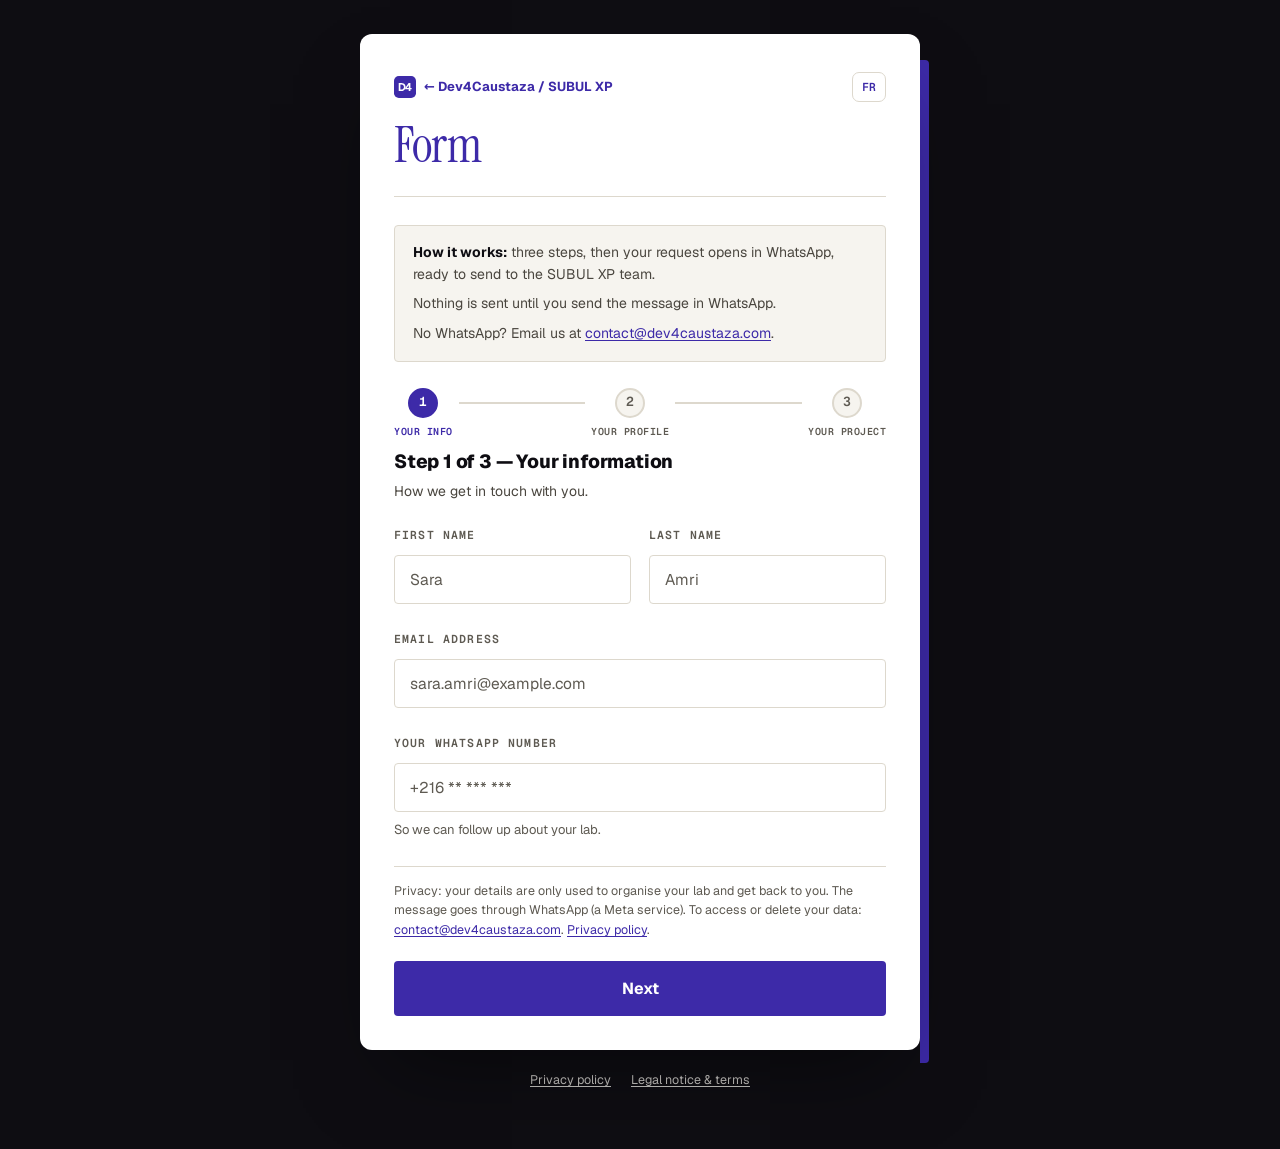
<file: en/lab.html>
<!DOCTYPE html>
<html lang="en">
<head>
<!--
  SUBUL XP — Your lab request (English)
  ---------------------------------------------------------------
  CONFIGURATION (see the <script> at the bottom):
    WHATSAPP  -> recipient number, international format without "+"
    EMAIL     -> address offered to people without WhatsApp
    ENDPOINT  -> URL that receives a JSON copy (optional)
                 empty = no copy sent, WhatsApp still opens
-->
<meta charset="utf-8">
<meta name="viewport" content="width=device-width, initial-scale=1">
<title>Subul XP — Your lab request</title>
<meta name="description" content="Book your first free SUBUL XP hands-on lab: DevOps, AI &amp; Agents, Cybersecurity, Data, Full Stack or Cloud. A technical residency, not a training center.">
<link rel="canonical" href="https://dev4caustaza.com/en/lab.html">
<link rel="alternate" hreflang="fr" href="https://dev4caustaza.com/lab.html">
<link rel="alternate" hreflang="en" href="https://dev4caustaza.com/en/lab.html">
<link rel="alternate" hreflang="x-default" href="https://dev4caustaza.com/lab.html">
<meta property="og:title" content="Subul XP — Your lab request">
<meta property="og:description" content="Book your first free hands-on lab: DevOps, AI &amp; Agents, Cybersecurity, Data, Full Stack or Cloud.">
<meta property="og:type" content="website">
<meta property="og:url" content="https://dev4caustaza.com/en/lab.html">
<meta property="og:image" content="https://dev4caustaza.com/en/og-image.png">
<meta name="twitter:card" content="summary_large_image">
<meta name="twitter:image" content="https://dev4caustaza.com/en/og-image.png">
<link rel="icon" type="image/svg+xml" href="../favicon.svg">
<link rel="preload" href="../fonts/geist-latin-gyByhwUx.woff2" as="font" type="font/woff2" crossorigin>
<link rel="preload" href="../fonts/instrument-serif-latin-jizBRFtN.woff2" as="font" type="font/woff2" crossorigin>
<link rel="stylesheet" href="../fonts/fonts.css">

<style>
  :root{
    --bg:        #0E0D12;
    --paper:     #F6F4EF;
    --card:      #FFFFFF;
    --title:     #0E0D12;
    --body:      #4A463F;
    --label:     #5E5A52;
    --line:      #DDD8CD;
    --purple:    #5B3EE0;
    --purple-dk: #3D2AA8;
    --purple-lt: #EEECF8;
    --clay:      #B4401E;
    --clay-lt:   #F6E6DF;
    --mono: "Geist Mono", ui-monospace, SFMono-Regular, Menlo, monospace;
    --sans: "Geist", system-ui, sans-serif;
    --serif: "Instrument Serif", Georgia, serif;
  }

  *{ box-sizing:border-box; }
  html{ -webkit-text-size-adjust:100%; }

  body{
    margin:0;
    padding:34px 18px 60px;
    background:var(--bg);
    font-family:var(--sans);
    font-synthesis-weight:none;
    -webkit-font-smoothing:antialiased;
    color:var(--title);
    line-height:1.55;
  }

  .wrap{ max-width:560px; margin:0 auto; position:relative; }
  .wrap::after{
    content:"";
    position:absolute;
    top:26px; right:-9px; bottom:26px;
    width:9px;
    background:var(--purple-dk);
    border-radius:0 4px 4px 0;
  }
  @media (max-width:600px){ .wrap::after{ right:-6px; width:6px; } }

  .card{
    position:relative;
    z-index:1;
    background:var(--card);
    border-radius:12px;
    padding:38px 34px 34px;
    box-shadow:0 40px 80px -30px rgba(0,0,0,.5);
  }
  @media (max-width:600px){ .card{ padding:30px 22px 28px; } }

  h1{
    font-family:var(--serif);
    font-size:clamp(38px,8vw,50px);
    font-weight:400;
    letter-spacing:-.01em;
    line-height:1;
    margin:0 0 10px;
    color:var(--purple-dk);
  }
  .sub{ margin:0; color:var(--body); font-size:15.5px; }

  hr{ border:0; border-top:1px solid var(--line); margin:26px 0 28px; }

  .field{ margin-bottom:26px; }
  .lab{
    display:block;
    font-family:var(--mono);
    font-size:11.5px;
    font-weight:600;
    letter-spacing:.1em;
    text-transform:uppercase;
    color:var(--label);
    margin-bottom:11px;
  }
  .hint{ text-transform:none; letter-spacing:0; font-weight:500; color:var(--label); }

  .duo{ display:grid; grid-template-columns:1fr 1fr; gap:18px; }
  @media (max-width:520px){ .duo{ grid-template-columns:1fr; gap:26px; } }

  input[type=text],input[type=email],input[type=tel],select{
    width:100%;
    padding:13px 15px;
    font-family:inherit;
    font-size:15.5px;
    font-weight:500;
    color:var(--title);
    background:#fff;
    border:1px solid var(--line);
    border-radius:4px;
    transition:border-color .14s, box-shadow .14s;
  }
  input::placeholder{ color:var(--label); font-weight:400; }

  select{
    appearance:none;
    color:var(--purple);
    font-weight:600;
    background-image:linear-gradient(45deg,transparent 50%,var(--purple) 50%),
                     linear-gradient(135deg,var(--purple) 50%,transparent 50%);
    background-position:calc(100% - 20px) 22px, calc(100% - 14px) 22px;
    background-size:6px 6px;
    background-repeat:no-repeat;
    padding-right:42px;
  }
  select:invalid{ color:var(--label); font-weight:400; }

  input:focus,select:focus{
    outline:none;
    border-color:var(--purple);
    box-shadow:0 0 0 3px rgba(91,62,224,.16);
  }
  input[aria-invalid=true],select[aria-invalid=true]{ border-color:var(--clay); }

  .opts{ display:flex; flex-direction:column; gap:10px; }
  .opts input{ position:absolute; opacity:0; width:0; height:0; }
  .opts label{
    display:flex;
    align-items:center;
    gap:13px;
    padding:15px 18px;
    font-size:16px;
    font-weight:600;
    color:var(--purple);
    background:#fff;
    border:1px solid var(--line);
    border-radius:4px;
    cursor:pointer;
    transition:background .14s, border-color .14s;
  }
  .opts label::before{
    content:"";
    flex:none;
    width:19px; height:19px;
    border-radius:50%;
    border:2px solid #C4BDAF;
    transition:border-color .14s, border-width .14s, background .14s;
  }
  .opts label:hover{ border-color:#C4BDAF; }
  .opts input:checked + label{
    background:var(--purple-lt);
    border-color:var(--purple);
    color:var(--purple-dk);
  }
  .opts input:checked + label::before{ border-color:var(--purple-dk); border-width:6px; }
  .opts input:focus-visible + label{ box-shadow:0 0 0 3px rgba(91,62,224,.28); }

  /* checkboxes (multiple choice) */
  .opts.multi label::before{ border-radius:5px; }
  .opts.multi input:checked + label::before{
    border-width:2px;
    border-color:var(--purple-dk);
    background:var(--purple-dk) url("data:image/svg+xml,%3Csvg xmlns='http://www.w3.org/2000/svg' viewBox='0 0 24 24' fill='none' stroke='%23fff' stroke-width='4' stroke-linecap='round' stroke-linejoin='round'%3E%3Cpath d='M4 12l6 6L20 6'/%3E%3C/svg%3E") center/11px no-repeat;
  }

  .err{
    display:none;
    margin-top:11px;
    padding:13px 16px;
    background:var(--clay-lt);
    border-radius:4px;
    color:var(--clay);
    font-size:15px;
    font-weight:600;
  }
  .err.on{ display:block; }

  button{
    width:100%;
    padding:17px;
    font-family:inherit;
    font-size:16px;
    font-weight:700;
    color:#fff;
    background:var(--purple-dk);
    border:0;
    border-radius:4px;
    cursor:pointer;
    transition:background .2s, transform .07s;
  }
  button:hover:not(:disabled){ background:#2F2085; }
  button:active:not(:disabled){ transform:translateY(1px); }
  button:focus-visible{ outline:3px solid var(--purple); outline-offset:2px; }
  button:disabled{ opacity:.55; cursor:progress; }

  .fine{ margin:14px 0 0; text-align:center; font-size:12.5px; color:var(--label); }

  /* stepper */
  .stepper{ display:flex; align-items:flex-start; margin-bottom:8px; }
  .step-dot{ display:flex; flex-direction:column; align-items:center; gap:6px; flex:none; }
  .step-dot .dot-num{
    width:30px; height:30px; border-radius:50%;
    display:flex; align-items:center; justify-content:center;
    font-family:var(--mono); font-size:13px; font-weight:600; color:var(--label);
    background:var(--paper); border:2px solid var(--line);
    transition:background .18s, border-color .18s, color .18s;
  }
  .step-dot .dot-label{
    font-family:var(--mono);
    font-size:10px; font-weight:600; color:var(--label);
    text-transform:uppercase; letter-spacing:.05em; white-space:nowrap;
  }
  .step-dot.active .dot-num{ background:var(--purple-dk); border-color:var(--purple-dk); color:#fff; }
  .step-dot.active .dot-label{ color:var(--purple-dk); }
  .step-dot.done .dot-num{ background:var(--purple); border-color:var(--purple); color:#fff; }
  .step-dot.done .dot-label{ color:var(--purple); }
  .step-line{ flex:1; height:2px; background:var(--line); margin:14px 6px 0; transition:background .18s; }
  .step-line.done{ background:var(--purple); }
  @media (max-width:480px){ .step-dot .dot-label{ display:none; } }

  .step{ display:none; }
  .step.active{ display:block; }
  .step-title{ font-size:19px; font-weight:800; margin:0 0 4px; letter-spacing:-.01em; }
  .step-sub{ margin:0 0 24px; color:var(--body); font-size:14px; }

  .nav{ display:flex; gap:12px; margin-top:4px; }
  .nav button{ width:auto; flex:1; }
  .btn-back{
    background:#fff; color:var(--purple-dk);
    border:1px solid var(--line);
  }
  .btn-back:hover:not(:disabled){ background:var(--purple-lt); border-color:var(--purple); color:var(--purple-dk); }

  .notice{ margin:0 0 26px; padding:16px 18px; border-radius:4px; background:var(--paper); border:1px solid var(--line); font-size:14px; color:var(--body); }
  .notice p{ margin:0; }
  .notice p + p{ margin-top:8px; }
  .notice strong{ color:var(--title); }
  .notice a, .privacy a{ color:var(--purple-dk); text-underline-offset:2px; }
  .help{ margin:8px 0 0; font-size:13px; color:var(--label); }
  .privacy{ margin:0 0 22px; padding:14px 0 0; border-top:1px solid var(--line); font-size:12.5px; line-height:1.55; color:var(--label); }

  .legal{ margin:20px 0 0; text-align:center; font-size:12.5px; }
  .legal a{ color:rgba(246,244,239,.8); text-underline-offset:2px; margin:0 10px; }
  .legal a:hover{ color:#fff; }

  @media (prefers-reduced-motion:reduce){ *, *::before, *::after{ transition:none !important; animation:none !important; } }
</style>
</head>
<body>
<div class="wrap">
  <div class="card">

    <div style="display:flex;justify-content:space-between;align-items:center;margin-bottom:18px;">
      <a href="index.html" style="display:inline-flex;align-items:center;gap:8px;font-size:13px;font-weight:700;color:var(--purple-dk);text-decoration:none;">
        <svg width="22" height="22" viewBox="0 0 1000 1000" fill="none" style="flex:none;"><rect width="1000" height="1000" rx="220" fill="#3D2AA8"/><g transform="translate(24,0)"><path d="M190 682.6V317.4H309.1Q368.4 317.4 412 341Q455.6 364.5 479.7 405.7Q503.7 446.8 503.7 499.8Q503.7 552.7 479.7 594.1Q455.6 635.5 412 659Q368.4 682.6 309.1 682.6ZM266 616.4H311.1Q346.8 616.4 372.8 601.9Q398.8 587.5 413.2 561.3Q427.7 535 427.7 499.8Q427.7 464 413.2 438Q398.8 412 372.8 397.8Q346.8 383.6 311.1 383.6H266Z" fill="#fff"/><path d="M645.3 682.6V604.2H483.6V540.4L640.4 317.4H721.3V540.4H777.7V604.2H721.3V682.6ZM539 567.9 524.8 540.4H645.3V376.2L664.4 382.1Z" fill="#fff"/></g></svg>
        &larr; Dev4Caustaza / SUBUL XP
      </a>
      <a href="../lab.html" style="font-family:var(--mono);font-size:11.5px;font-weight:600;color:var(--purple-dk);text-decoration:none;border:1px solid var(--line);border-radius:7px;padding:5px 9px;">FR</a>
    </div>

    <h1>Form</h1>

    <hr>

    <div class="notice">
      <p><strong>How it works:</strong> three steps, then your request opens in WhatsApp, ready to send to the SUBUL XP team.</p>
      <p class="notice-send" data-whatsapp="Nothing is sent until you send the message in WhatsApp." data-endpoint="When you submit, your request is also sent directly to the team."></p>
      <p>No WhatsApp? Email us at <a class="mail-link" href="mailto:contact@dev4caustaza.com">contact@dev4caustaza.com</a>.</p>
    </div>

    <div class="stepper" aria-hidden="true">
      <div class="step-dot active" data-dot="1">
        <span class="dot-num">1</span><span class="dot-label">Your info</span>
      </div>
      <div class="step-line" data-line="1"></div>
      <div class="step-dot" data-dot="2">
        <span class="dot-num">2</span><span class="dot-label">Your profile</span>
      </div>
      <div class="step-line" data-line="2"></div>
      <div class="step-dot" data-dot="3">
        <span class="dot-num">3</span><span class="dot-label">Your project</span>
      </div>
    </div>

    <form id="f" novalidate>

      <div class="step active" data-step="1">
        <p class="step-title">Step 1 of 3 — Your information</p>
        <p class="step-sub">How we get in touch with you.</p>

        <div class="duo">
          <div class="field">
            <label class="lab" for="prenom">First name</label>
            <input type="text" id="prenom" name="prenom" autocomplete="given-name" placeholder="Sara">
          </div>
          <div class="field">
            <label class="lab" for="nom">Last name</label>
            <input type="text" id="nom" name="nom" autocomplete="family-name" placeholder="Amri">
          </div>
        </div>
        <p class="err" id="e-identite">Please enter your first and last name.</p>

        <div class="field">
          <label class="lab" for="email">Email address</label>
          <input type="email" id="email" name="email" autocomplete="email" placeholder="sara.amri@example.com">
          <p class="err" id="e-email">This email address doesn't look valid.</p>
        </div>

        <div class="field">
          <label class="lab" for="whatsapp">Your WhatsApp number</label>
          <input type="tel" id="whatsapp" name="whatsapp" autocomplete="tel" placeholder="+216 ** *** ***" aria-describedby="h-whatsapp">
          <p class="help" id="h-whatsapp">So we can follow up about your lab.</p>
          <p class="err" id="e-whatsapp">Please enter a reachable WhatsApp number.</p>
        </div>

        <p class="privacy">Privacy: your details are only used to organise your lab and get back to you. The message goes through WhatsApp (a Meta service). To access or delete your data: <a class="mail-link" href="mailto:contact@dev4caustaza.com">contact@dev4caustaza.com</a>. <a href="privacy.html">Privacy policy</a>.</p>

        <div class="nav">
          <button type="button" class="btn-next" data-next>Next</button>
        </div>
      </div>

      <div class="step" data-step="2">
        <p class="step-title">Step 2 of 3 — Your profile</p>
        <p class="step-sub">To match the lab to your level.</p>

        <div class="field">
          <span class="lab" id="lbl-statut">What's your status?</span>
          <div class="opts" role="radiogroup" aria-labelledby="lbl-statut">
            <input type="radio" id="s1" name="statut" value="Student">
            <label for="s1">Student</label>
            <input type="radio" id="s2" name="statut" value="Recent graduate">
            <label for="s2">Recent graduate</label>
            <input type="radio" id="s3" name="statut" value="Employed">
            <label for="s3">Employed</label>
            <input type="radio" id="s4" name="statut" value="Career changer">
            <label for="s4">Career changer</label>
            <input type="radio" id="s5" name="statut" value="Job seeker">
            <label for="s5">Job seeker</label>
          </div>
          <p class="err" id="e-statut">Please choose your status.</p>
        </div>

        <div class="field">
          <span class="lab" id="lbl-niv">Your current level</span>
          <div class="opts" role="radiogroup" aria-labelledby="lbl-niv">
            <input type="radio" id="n1" name="niveau" value="Beginner">
            <label for="n1">Beginner</label>
            <input type="radio" id="n2" name="niveau" value="Intermediate">
            <label for="n2">Intermediate</label>
            <input type="radio" id="n3" name="niveau" value="Advanced">
            <label for="n3">Advanced</label>
          </div>
          <p class="err" id="e-niveau">Please choose your current level.</p>
        </div>

        <div class="nav">
          <button type="button" class="btn-back" data-back>Back</button>
          <button type="button" class="btn-next" data-next>Next</button>
        </div>
      </div>

      <div class="step" data-step="3">
        <p class="step-title">Step 3 of 3 — Your project</p>
        <p class="step-sub">Last step before sending.</p>

        <div class="field">
          <span class="lab" id="lbl-dom">Which domain would you like to explore?
            <span class="hint">— multiple choices possible</span></span>
          <div class="opts multi" role="group" aria-labelledby="lbl-dom">
            <input type="checkbox" id="d1" name="domaines" value="DevOps">
            <label for="d1">DevOps</label>
            <input type="checkbox" id="d2" name="domaines" value="AI &amp; Agents">
            <label for="d2">AI &amp; Agents</label>
            <input type="checkbox" id="d3" name="domaines" value="Cybersecurity">
            <label for="d3">Cybersecurity</label>
            <input type="checkbox" id="d4" name="domaines" value="Data Analysis">
            <label for="d4">Data Analysis</label>
            <input type="checkbox" id="d5" name="domaines" value="Full Stack">
            <label for="d5">Full Stack</label>
            <input type="checkbox" id="d6" name="domaines" value="Cloud">
            <label for="d6">Cloud</label>
          </div>
          <p class="err" id="e-domaines">Please choose at least one domain.</p>
        </div>

        <div class="nav">
          <button type="button" class="btn-back" data-back>Back</button>
          <button type="submit" id="go">Send on WhatsApp</button>
        </div>
        <p class="fine">No commitment · Response within 48h</p>
      </div>

    </form>
  </div>
  <p class="legal"><a href="privacy.html">Privacy policy</a><a href="terms.html">Legal notice &amp; terms</a></p>
</div>

<script>
/* ==========================================================
   CONFIGURATION
   ========================================================== */
const WHATSAPP = "32492493852";   // international format, no "+"
const EMAIL    = "contact@dev4caustaza.com";
const ENDPOINT = "";              // JSON copy (optional)

/* The pre-filled message. Edit this text freely. */
function buildMessage(d){
  return "Hello Subul XP! My name is " + d.prenom + " " + d.nom + ". " +
         "Status: " + d.statut + ". I'm interested in the " + d.domaines + " residency. " +
         "My level is " + d.niveau + ". " +
         "I would like to book my first free lab.";
}

const $ = id => document.getElementById(id);
const f = $("f");

document.querySelectorAll(".mail-link").forEach(a => { a.href = "mailto:" + EMAIL; a.textContent = EMAIL; });
const noticeSend = document.querySelector(".notice-send");
noticeSend.textContent = ENDPOINT ? noticeSend.dataset.endpoint : noticeSend.dataset.whatsapp;

/* "A", "A and B", "A, B and C" */
function joinList(list){
  if (list.length <= 1) return list[0] || "";
  return list.slice(0,-1).join(", ") + " and " + list[list.length-1];
}

function mark(key, bad, el){
  $("e-" + key).classList.toggle("on", bad);
  if (el) el.setAttribute("aria-invalid", bad ? "true" : "false");
  return !bad;
}

function checkedDomaines(){
  return [...f.querySelectorAll("input[name=domaines]:checked")].map(i => i.value);
}

const FIELD_CHECK = {
  identite(){
    const v = id => $(id).value.trim();
    const bad = v("prenom").length < 2 || v("nom").length < 2;
    $("prenom").setAttribute("aria-invalid", v("prenom").length < 2);
    $("nom").setAttribute("aria-invalid", v("nom").length < 2);
    return mark("identite", bad);
  },
  email(){
    return mark("email", !/^[^\s@]+@[^\s@]+\.[^\s@]{2,}$/.test($("email").value.trim()), $("email"));
  },
  whatsapp(){
    return mark("whatsapp", $("whatsapp").value.trim().replace(/\D/g,"").length < 8, $("whatsapp"));
  },
  statut(){
    return mark("statut", !f.querySelector("input[name=statut]:checked"));
  },
  niveau(){
    return mark("niveau", !f.querySelector("input[name=niveau]:checked"));
  },
  domaines(){
    return mark("domaines", checkedDomaines().length === 0);
  }
};

const STEP_KEYS = {
  1: ["identite", "email", "whatsapp"],
  2: ["statut", "niveau"],
  3: ["domaines"]
};
const KEY_STEP = {};
Object.entries(STEP_KEYS).forEach(([step, keys]) => keys.forEach(k => KEY_STEP[k] = Number(step)));

function validateStep(n){
  let ok = true;
  STEP_KEYS[n].forEach(k => { ok = FIELD_CHECK[k]() && ok; });
  return ok;
}

function validate(){
  let ok = true;
  [1, 2, 3].forEach(n => { ok = validateStep(n) && ok; });
  return ok;
}

/* ==========================================================
   STEP NAVIGATION
   ========================================================== */
let currentStep = 1;

function showStep(n){
  currentStep = n;
  f.querySelectorAll(".step").forEach(el => {
    el.classList.toggle("active", Number(el.dataset.step) === n);
  });
  f.parentElement.querySelectorAll(".step-dot").forEach(el => {
    const s = Number(el.dataset.dot);
    el.classList.toggle("active", s === n);
    el.classList.toggle("done", s < n);
  });
  f.parentElement.querySelectorAll(".step-line").forEach(el => {
    el.classList.toggle("done", Number(el.dataset.line) < n);
  });
  window.scrollTo({ top: 0, behavior: "smooth" });
}

f.querySelectorAll("[data-next]").forEach(btn => {
  btn.addEventListener("click", () => {
    if (!validateStep(currentStep)){
      const first = f.querySelector(".step.active .err.on");
      if (first) first.scrollIntoView({ block:"center", behavior:"smooth" });
      return;
    }
    showStep(currentStep + 1);
  });
});
f.querySelectorAll("[data-back]").forEach(btn => {
  btn.addEventListener("click", () => showStep(currentStep - 1));
});

f.addEventListener("submit", e => {
  e.preventDefault();

  if (!validate()){
    const first = f.querySelector(".err.on");
    if (first){
      const key = first.id.replace("e-", "");
      showStep(KEY_STEP[key] || currentStep);
      first.scrollIntoView({ block:"center", behavior:"smooth" });
    }
    return;
  }

  const fd = new FormData(f);
  const data = {
    prenom:     fd.get("prenom").trim(),
    nom:        fd.get("nom").trim(),
    email:      fd.get("email").trim(),
    whatsapp:   fd.get("whatsapp").trim(),
    statut:     fd.get("statut"),
    domaines:   joinList(checkedDomaines()),
    niveau:     fd.get("niveau"),
    envoye_le:  new Date().toISOString()
  };

  const texte = buildMessage(data);
  const lien  = "https://wa.me/" + WHATSAPP + "?text=" + encodeURIComponent(texte);

  /* optional JSON copy, in the background — never blocks the redirect */
  if (ENDPOINT){
    fetch(ENDPOINT, {
      method:"POST",
      keepalive:true,
      headers:{ "Content-Type":"application/json", "Accept":"application/json" },
      body: JSON.stringify({ ...data, message: texte })
    }).catch(() => {});
  }

  /* direct redirect to WhatsApp */
  window.location.href = lien;
});

/* clear error as soon as it's fixed */
const MAP = { prenom:"identite", nom:"identite", email:"email", whatsapp:"whatsapp",
              statut:"statut", domaines:"domaines", niveau:"niveau" };

function clearErr(e){
  const k = MAP[e.target.name];
  if (k) $("e-" + k).classList.remove("on");
  if (e.target.hasAttribute("aria-invalid")) e.target.setAttribute("aria-invalid","false");
}
f.addEventListener("input", clearErr);
f.addEventListener("change", clearErr);
</script>
</body>
</html>
</file>
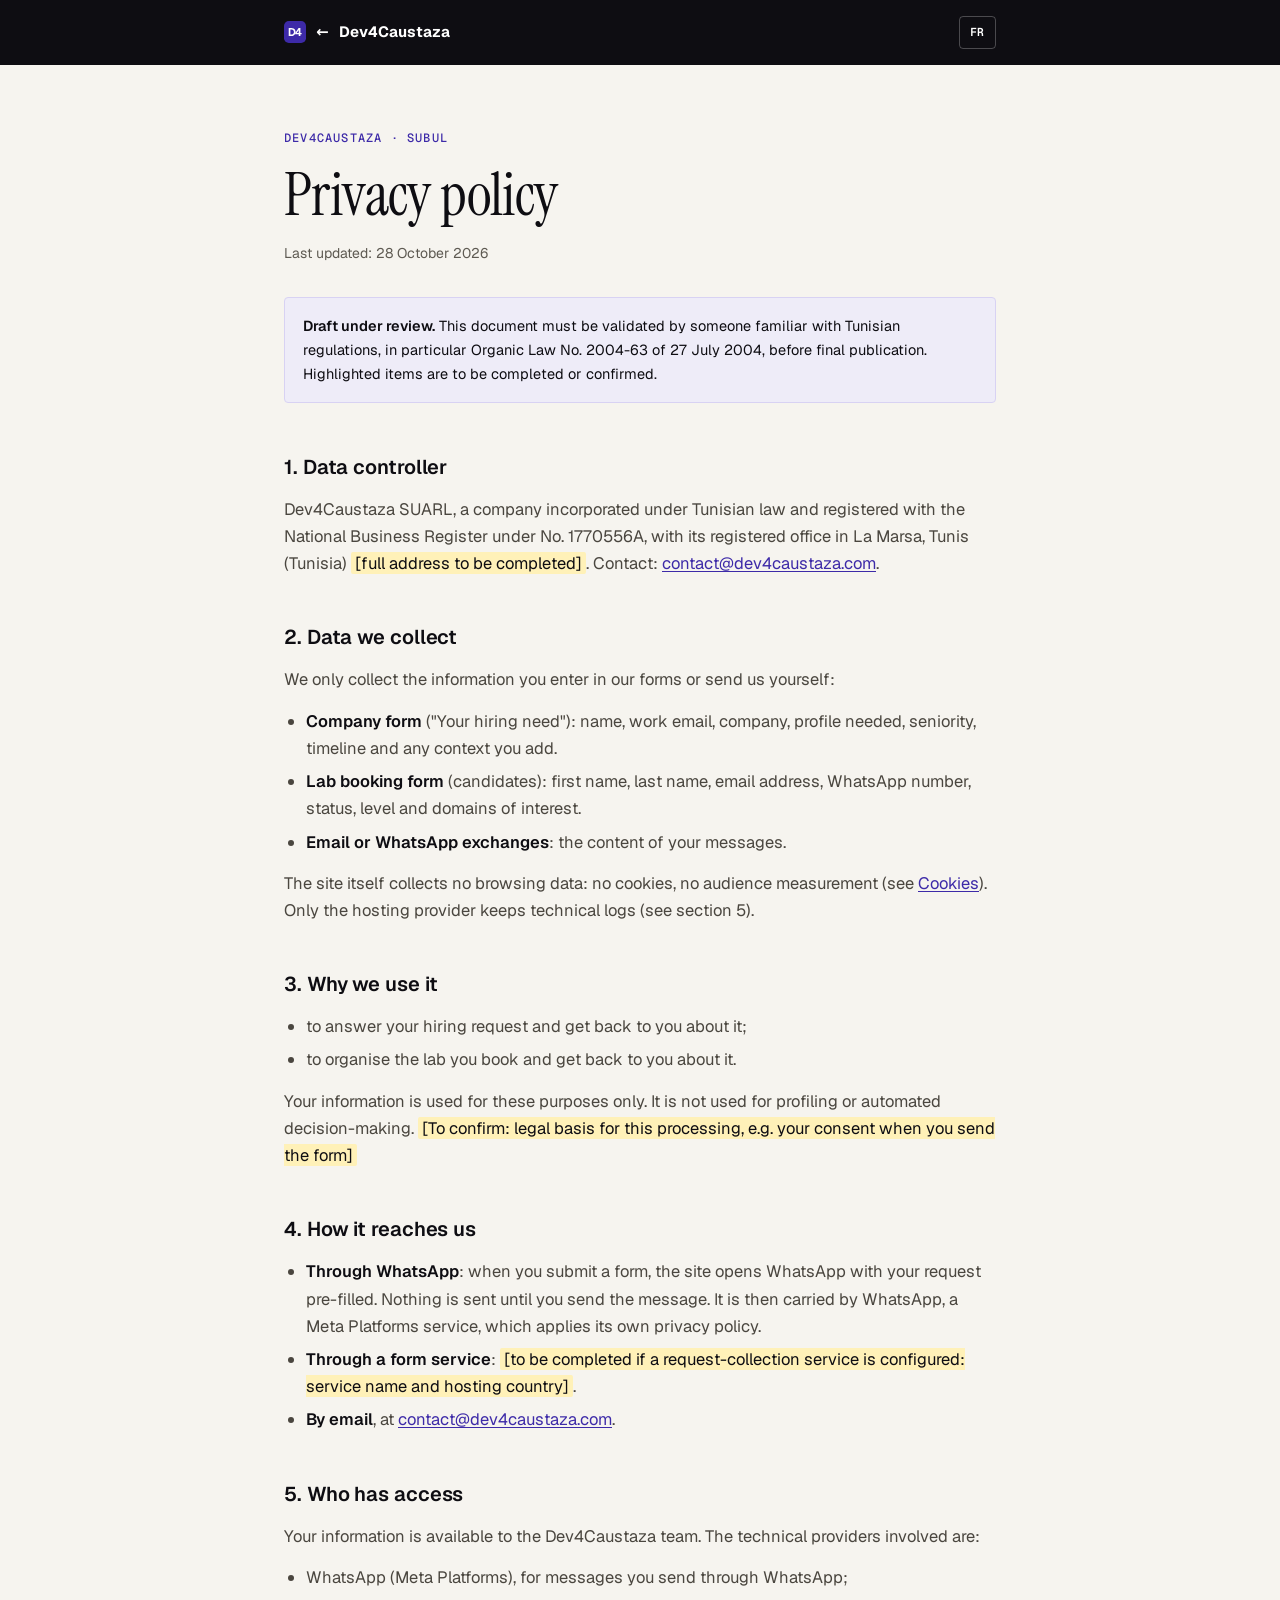
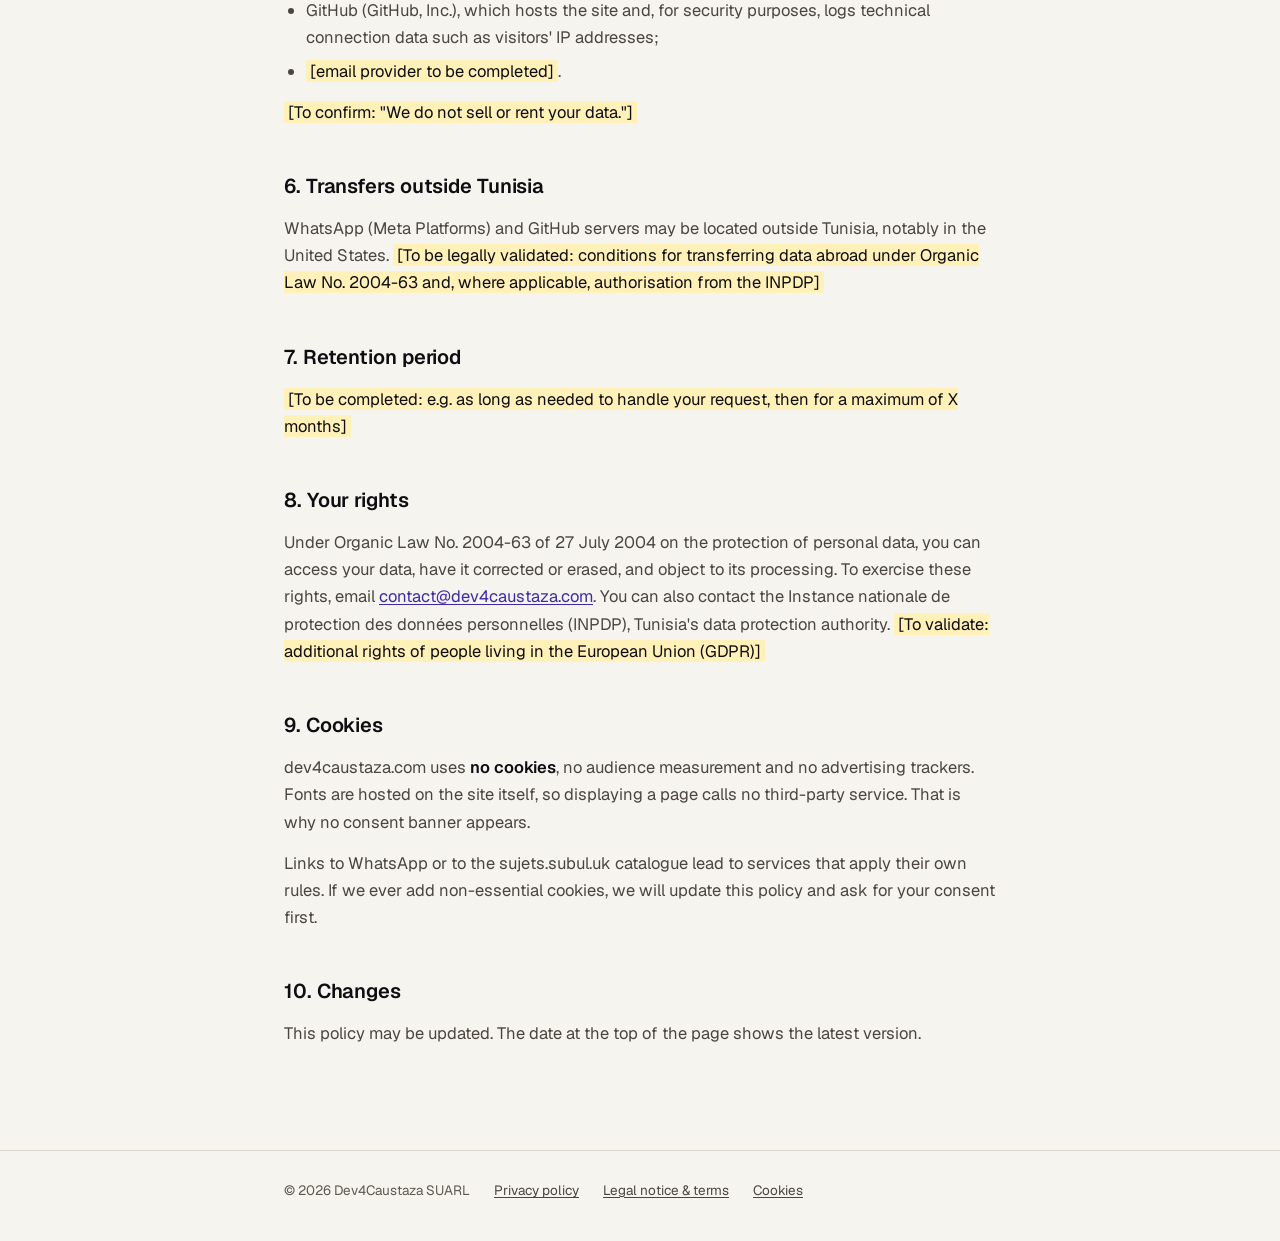
<file: en/privacy.html>
<!DOCTYPE html>
<html lang="en">
<head>
<meta charset="utf-8">
<meta name="viewport" content="width=device-width, initial-scale=1">
<title>Privacy policy — Dev4Caustaza</title>
<meta name="description" content="How Dev4Caustaza uses the information sent through its forms, and why the site uses no cookies.">
<!-- Draft pending legal review: remove the noindex tag and the draft notice once validated. -->
<meta name="robots" content="noindex">
<link rel="alternate" hreflang="en" href="https://dev4caustaza.com/en/privacy.html">
<link rel="alternate" hreflang="fr" href="https://dev4caustaza.com/confidentialite.html">
<link rel="icon" type="image/svg+xml" href="../favicon.svg">
<link rel="preload" href="../fonts/geist-latin-gyByhwUx.woff2" as="font" type="font/woff2" crossorigin>
<link rel="stylesheet" href="../fonts/fonts.css">
<style>
  :root{
    --bg:#0E0D12; --paper:#F6F4EF; --card:#FFFFFF; --title:#0E0D12; --body:#4A463F; --label:#5E5A52;
    --line:#DDD8CD; --purple-dk:#3D2AA8; --purple-lt:#EEECF8;
    --sans:"Geist", system-ui, sans-serif; --serif:"Instrument Serif", Georgia, serif; --mono:"Geist Mono", ui-monospace, monospace;
  }
  *{ box-sizing:border-box; }
  html{ -webkit-text-size-adjust:100%; }
  body{ margin:0; background:var(--paper); color:var(--title); font-family:var(--sans); font-synthesis-weight:none; line-height:1.65; -webkit-font-smoothing:antialiased; }
  a{ color:var(--purple-dk); text-underline-offset:2px; }
  a:focus-visible{ outline:2px solid currentColor; outline-offset:3px; border-radius:2px; }
  header{ background:var(--bg); }
  .bar{ max-width:760px; margin:0 auto; padding:16px 24px; display:flex; justify-content:space-between; align-items:center; gap:16px; }
  .home{ display:inline-flex; align-items:center; gap:10px; color:#fff; text-decoration:none; font-weight:700; font-size:15px; }
  .lang{ font-family:var(--mono); font-size:11.5px; font-weight:600; letter-spacing:.05em; color:#fff; text-decoration:none; padding:6px 10px; border:1px solid rgba(255,255,255,.25); border-radius:4px; }
  main{ max-width:760px; margin:0 auto; padding:64px 24px 88px; }
  .eyebrow{ font-family:var(--mono); font-size:12px; font-weight:500; letter-spacing:.1em; text-transform:uppercase; color:var(--purple-dk); margin:0 0 16px; }
  h1{ font-family:var(--serif); font-weight:400; font-size:clamp(40px,6vw,60px); line-height:1.02; letter-spacing:-.01em; margin:0 0 16px; }
  .updated{ margin:0 0 32px; font-size:14px; color:var(--label); }
  .draft{ margin:0 0 48px; padding:16px 18px; border-radius:4px; background:var(--purple-lt); border:1px solid #D8D2F3; font-size:14.5px; color:var(--title); }
  h2{ margin:44px 0 12px; font-size:20px; font-weight:600; letter-spacing:-.005em; scroll-margin-top:24px; }
  p, li{ font-size:16.5px; color:var(--body); }
  p{ margin:0 0 14px; }
  ul{ margin:0 0 14px; padding-left:22px; }
  li{ margin:0 0 6px; }
  strong{ color:var(--title); font-weight:600; }
  mark{ background:#FFF1B8; color:var(--title); padding:0 4px; border-radius:2px; }
  footer{ border-top:1px solid var(--line); }
  .foot{ max-width:760px; margin:0 auto; padding:28px 24px 40px; display:flex; flex-wrap:wrap; gap:8px 24px; font-size:13.5px; color:var(--label); }
  .foot a{ color:var(--body); }
</style>
</head>
<body>
<header>
  <div class="bar">
    <a class="home" href="index.html"><svg width="22" height="22" viewBox="0 0 1000 1000" fill="none" aria-hidden="true"><rect width="1000" height="1000" rx="220" fill="#3D2AA8"/><g transform="translate(24,0)"><path d="M190 682.6V317.4H309.1Q368.4 317.4 412 341Q455.6 364.5 479.7 405.7Q503.7 446.8 503.7 499.8Q503.7 552.7 479.7 594.1Q455.6 635.5 412 659Q368.4 682.6 309.1 682.6ZM266 616.4H311.1Q346.8 616.4 372.8 601.9Q398.8 587.5 413.2 561.3Q427.7 535 427.7 499.8Q427.7 464 413.2 438Q398.8 412 372.8 397.8Q346.8 383.6 311.1 383.6H266Z" fill="#fff"/><path d="M645.3 682.6V604.2H483.6V540.4L640.4 317.4H721.3V540.4H777.7V604.2H721.3V682.6ZM539 567.9 524.8 540.4H645.3V376.2L664.4 382.1Z" fill="#fff"/></g></svg><span aria-hidden="true">←</span> Dev4Caustaza</a>
    <a class="lang" href="../confidentialite.html" hreflang="fr">FR</a>
  </div>
</header>
<main>
  <p class="eyebrow">Dev4Caustaza · SUBUL</p>
  <h1>Privacy policy</h1>
  <p class="updated">Last updated: 28 October 2026</p>
  <p class="draft"><strong>Draft under review.</strong> This document must be validated by someone familiar with Tunisian regulations, in particular Organic Law No. 2004-63 of 27 July 2004, before final publication. Highlighted items are to be completed or confirmed.</p>
  <h2>1. Data controller</h2>
  <p>Dev4Caustaza SUARL, a company incorporated under Tunisian law and registered with the National Business Register under No. 1770556A, with its registered office in La Marsa, Tunis (Tunisia) <mark>[full address to be completed]</mark>. Contact: <a href="mailto:contact@dev4caustaza.com">contact@dev4caustaza.com</a>.</p>

  <h2>2. Data we collect</h2>
  <p>We only collect the information you enter in our forms or send us yourself:</p>
  <ul>
    <li><strong>Company form</strong> ("Your hiring need"): name, work email, company, profile needed, seniority, timeline and any context you add.</li>
    <li><strong>Lab booking form</strong> (candidates): first name, last name, email address, WhatsApp number, status, level and domains of interest.</li>
    <li><strong>Email or WhatsApp exchanges</strong>: the content of your messages.</li>
  </ul>
  <p>The site itself collects no browsing data: no cookies, no audience measurement (see <a href="#cookies">Cookies</a>). Only the hosting provider keeps technical logs (see section 5).</p>

  <h2>3. Why we use it</h2>
  <ul>
    <li>to answer your hiring request and get back to you about it;</li>
    <li>to organise the lab you book and get back to you about it.</li>
  </ul>
  <p>Your information is used for these purposes only. It is not used for profiling or automated decision-making. <mark>[To confirm: legal basis for this processing, e.g. your consent when you send the form]</mark></p>

  <h2>4. How it reaches us</h2>
  <ul>
    <li><strong>Through WhatsApp</strong>: when you submit a form, the site opens WhatsApp with your request pre-filled. Nothing is sent until you send the message. It is then carried by WhatsApp, a Meta Platforms service, which applies its own privacy policy.</li>
    <li><strong>Through a form service</strong>: <mark>[to be completed if a request-collection service is configured: service name and hosting country]</mark>.</li>
    <li><strong>By email</strong>, at <a href="mailto:contact@dev4caustaza.com">contact@dev4caustaza.com</a>.</li>
  </ul>

  <h2>5. Who has access</h2>
  <p>Your information is available to the Dev4Caustaza team. The technical providers involved are:</p>
  <ul>
    <li>WhatsApp (Meta Platforms), for messages you send through WhatsApp;</li>
    <li>GitHub (GitHub, Inc.), which hosts the site and, for security purposes, logs technical connection data such as visitors' IP addresses;</li>
    <li><mark>[email provider to be completed]</mark>.</li>
  </ul>
  <p><mark>[To confirm: "We do not sell or rent your data."]</mark></p>

  <h2>6. Transfers outside Tunisia</h2>
  <p>WhatsApp (Meta Platforms) and GitHub servers may be located outside Tunisia, notably in the United States. <mark>[To be legally validated: conditions for transferring data abroad under Organic Law No. 2004-63 and, where applicable, authorisation from the INPDP]</mark></p>

  <h2>7. Retention period</h2>
  <p><mark>[To be completed: e.g. as long as needed to handle your request, then for a maximum of X months]</mark></p>

  <h2>8. Your rights</h2>
  <p>Under Organic Law No. 2004-63 of 27 July 2004 on the protection of personal data, you can access your data, have it corrected or erased, and object to its processing. To exercise these rights, email <a href="mailto:contact@dev4caustaza.com">contact@dev4caustaza.com</a>. You can also contact the Instance nationale de protection des données personnelles (INPDP), Tunisia's data protection authority. <mark>[To validate: additional rights of people living in the European Union (GDPR)]</mark></p>

  <h2 id="cookies">9. Cookies</h2>
  <p>dev4caustaza.com uses <strong>no cookies</strong>, no audience measurement and no advertising trackers. Fonts are hosted on the site itself, so displaying a page calls no third-party service. That is why no consent banner appears.</p>
  <p>Links to WhatsApp or to the sujets.subul.uk catalogue lead to services that apply their own rules. If we ever add non-essential cookies, we will update this policy and ask for your consent first.</p>

  <h2>10. Changes</h2>
  <p>This policy may be updated. The date at the top of the page shows the latest version.</p>
</main>
<footer>
  <div class="foot">
    <span>© 2026 Dev4Caustaza SUARL</span>
    <a href="privacy.html">Privacy policy</a>
    <a href="terms.html">Legal notice &amp; terms</a>
    <a href="privacy.html#cookies">Cookies</a>
  </div>
</footer>
</body>
</html>
</file>
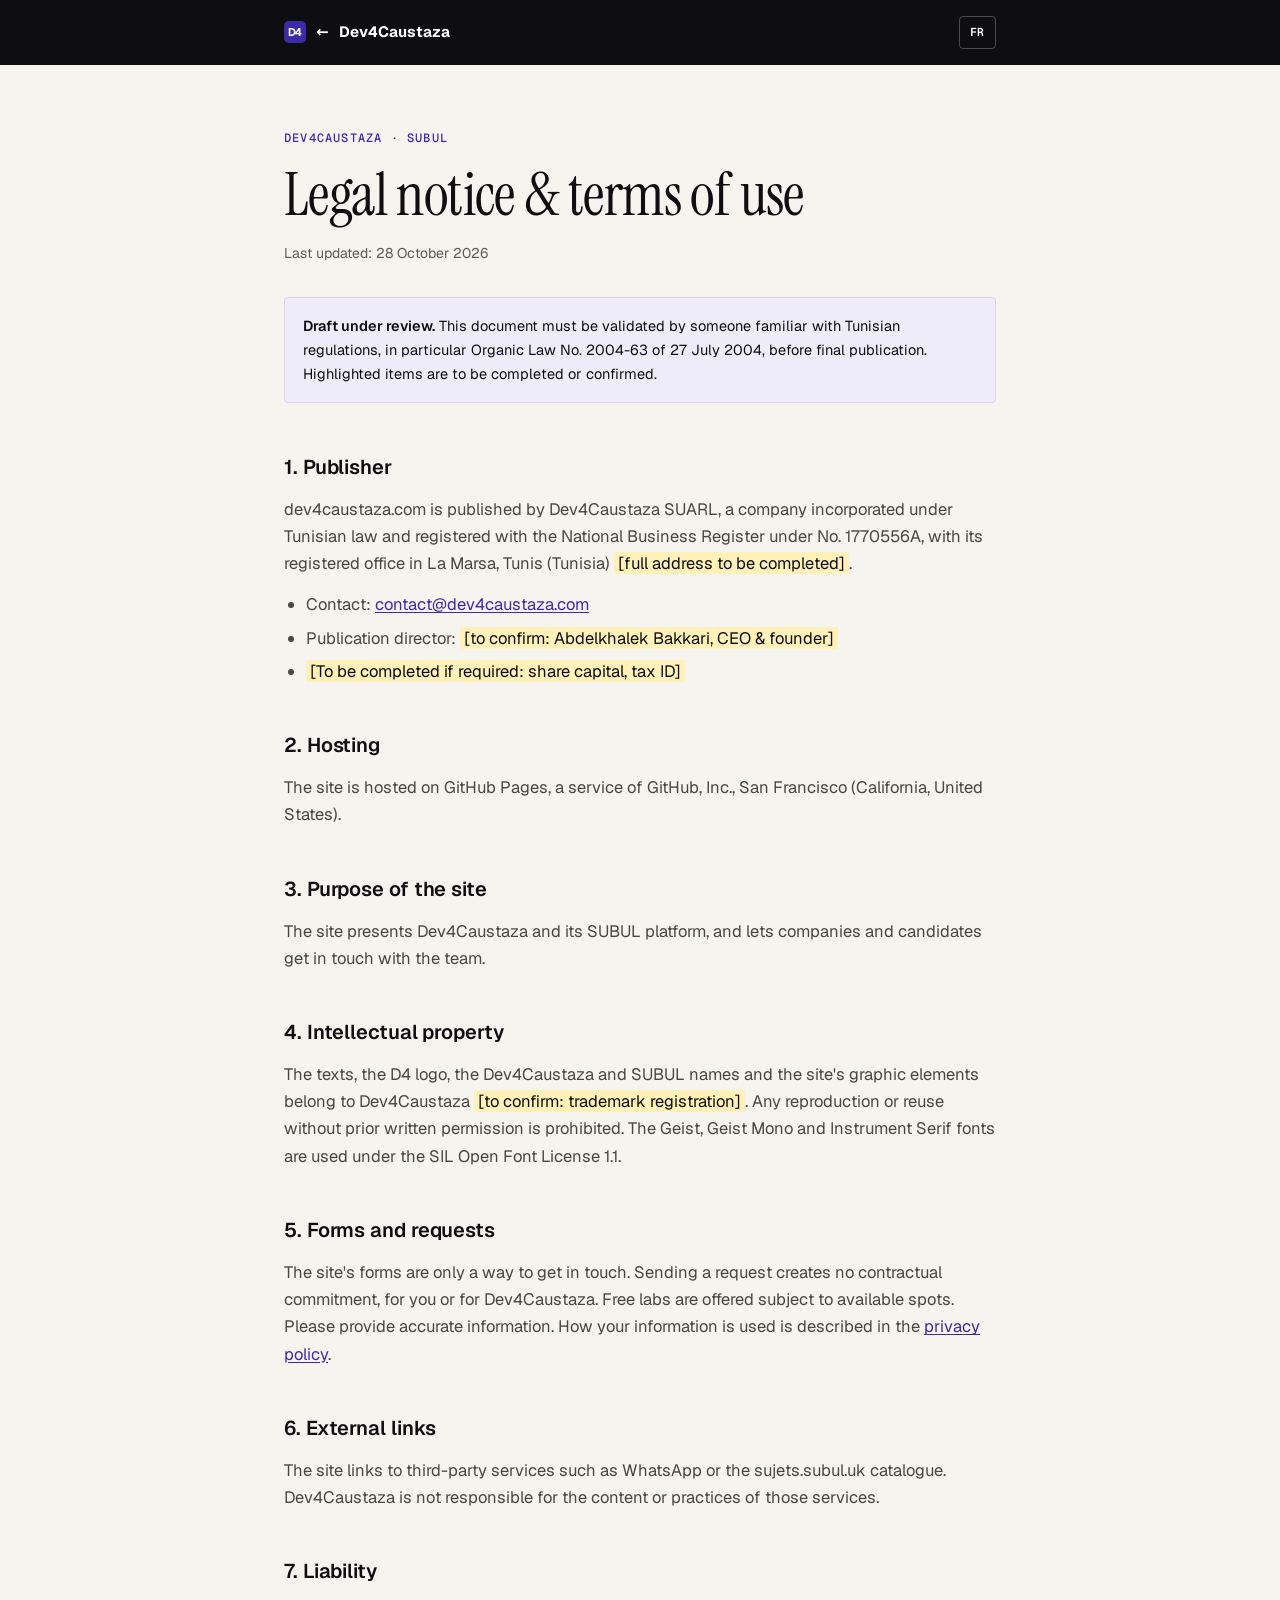
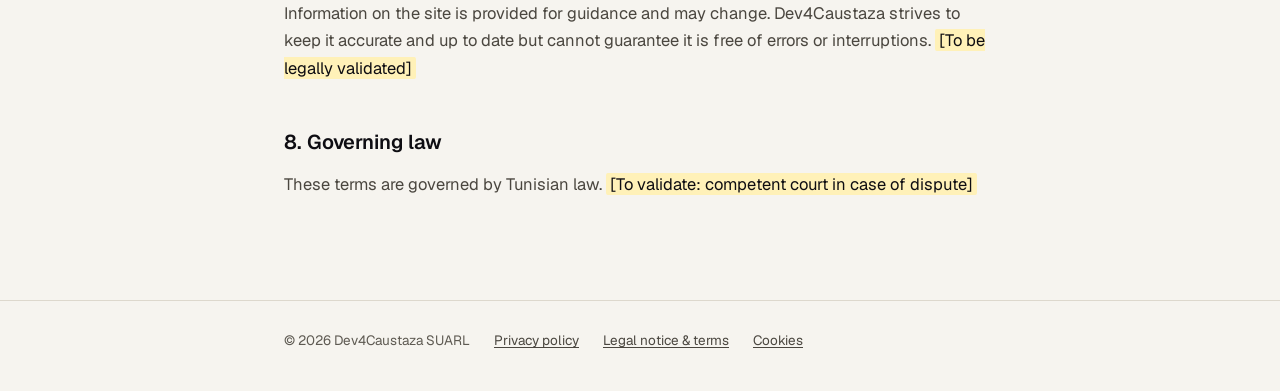
<file: en/terms.html>
<!DOCTYPE html>
<html lang="en">
<head>
<meta charset="utf-8">
<meta name="viewport" content="width=device-width, initial-scale=1">
<title>Legal notice &amp; terms of use — Dev4Caustaza</title>
<meta name="description" content="Publisher, hosting and terms of use of dev4caustaza.com.">
<!-- Draft pending legal review: remove the noindex tag and the draft notice once validated. -->
<meta name="robots" content="noindex">
<link rel="alternate" hreflang="en" href="https://dev4caustaza.com/en/terms.html">
<link rel="alternate" hreflang="fr" href="https://dev4caustaza.com/conditions.html">
<link rel="icon" type="image/svg+xml" href="../favicon.svg">
<link rel="preload" href="../fonts/geist-latin-gyByhwUx.woff2" as="font" type="font/woff2" crossorigin>
<link rel="stylesheet" href="../fonts/fonts.css">
<style>
  :root{
    --bg:#0E0D12; --paper:#F6F4EF; --card:#FFFFFF; --title:#0E0D12; --body:#4A463F; --label:#5E5A52;
    --line:#DDD8CD; --purple-dk:#3D2AA8; --purple-lt:#EEECF8;
    --sans:"Geist", system-ui, sans-serif; --serif:"Instrument Serif", Georgia, serif; --mono:"Geist Mono", ui-monospace, monospace;
  }
  *{ box-sizing:border-box; }
  html{ -webkit-text-size-adjust:100%; }
  body{ margin:0; background:var(--paper); color:var(--title); font-family:var(--sans); font-synthesis-weight:none; line-height:1.65; -webkit-font-smoothing:antialiased; }
  a{ color:var(--purple-dk); text-underline-offset:2px; }
  a:focus-visible{ outline:2px solid currentColor; outline-offset:3px; border-radius:2px; }
  header{ background:var(--bg); }
  .bar{ max-width:760px; margin:0 auto; padding:16px 24px; display:flex; justify-content:space-between; align-items:center; gap:16px; }
  .home{ display:inline-flex; align-items:center; gap:10px; color:#fff; text-decoration:none; font-weight:700; font-size:15px; }
  .lang{ font-family:var(--mono); font-size:11.5px; font-weight:600; letter-spacing:.05em; color:#fff; text-decoration:none; padding:6px 10px; border:1px solid rgba(255,255,255,.25); border-radius:4px; }
  main{ max-width:760px; margin:0 auto; padding:64px 24px 88px; }
  .eyebrow{ font-family:var(--mono); font-size:12px; font-weight:500; letter-spacing:.1em; text-transform:uppercase; color:var(--purple-dk); margin:0 0 16px; }
  h1{ font-family:var(--serif); font-weight:400; font-size:clamp(40px,6vw,60px); line-height:1.02; letter-spacing:-.01em; margin:0 0 16px; }
  .updated{ margin:0 0 32px; font-size:14px; color:var(--label); }
  .draft{ margin:0 0 48px; padding:16px 18px; border-radius:4px; background:var(--purple-lt); border:1px solid #D8D2F3; font-size:14.5px; color:var(--title); }
  h2{ margin:44px 0 12px; font-size:20px; font-weight:600; letter-spacing:-.005em; scroll-margin-top:24px; }
  p, li{ font-size:16.5px; color:var(--body); }
  p{ margin:0 0 14px; }
  ul{ margin:0 0 14px; padding-left:22px; }
  li{ margin:0 0 6px; }
  strong{ color:var(--title); font-weight:600; }
  mark{ background:#FFF1B8; color:var(--title); padding:0 4px; border-radius:2px; }
  footer{ border-top:1px solid var(--line); }
  .foot{ max-width:760px; margin:0 auto; padding:28px 24px 40px; display:flex; flex-wrap:wrap; gap:8px 24px; font-size:13.5px; color:var(--label); }
  .foot a{ color:var(--body); }
</style>
</head>
<body>
<header>
  <div class="bar">
    <a class="home" href="index.html"><svg width="22" height="22" viewBox="0 0 1000 1000" fill="none" aria-hidden="true"><rect width="1000" height="1000" rx="220" fill="#3D2AA8"/><g transform="translate(24,0)"><path d="M190 682.6V317.4H309.1Q368.4 317.4 412 341Q455.6 364.5 479.7 405.7Q503.7 446.8 503.7 499.8Q503.7 552.7 479.7 594.1Q455.6 635.5 412 659Q368.4 682.6 309.1 682.6ZM266 616.4H311.1Q346.8 616.4 372.8 601.9Q398.8 587.5 413.2 561.3Q427.7 535 427.7 499.8Q427.7 464 413.2 438Q398.8 412 372.8 397.8Q346.8 383.6 311.1 383.6H266Z" fill="#fff"/><path d="M645.3 682.6V604.2H483.6V540.4L640.4 317.4H721.3V540.4H777.7V604.2H721.3V682.6ZM539 567.9 524.8 540.4H645.3V376.2L664.4 382.1Z" fill="#fff"/></g></svg><span aria-hidden="true">←</span> Dev4Caustaza</a>
    <a class="lang" href="../conditions.html" hreflang="fr">FR</a>
  </div>
</header>
<main>
  <p class="eyebrow">Dev4Caustaza · SUBUL</p>
  <h1>Legal notice &amp; terms of use</h1>
  <p class="updated">Last updated: 28 October 2026</p>
  <p class="draft"><strong>Draft under review.</strong> This document must be validated by someone familiar with Tunisian regulations, in particular Organic Law No. 2004-63 of 27 July 2004, before final publication. Highlighted items are to be completed or confirmed.</p>
  <h2>1. Publisher</h2>
  <p>dev4caustaza.com is published by Dev4Caustaza SUARL, a company incorporated under Tunisian law and registered with the National Business Register under No. 1770556A, with its registered office in La Marsa, Tunis (Tunisia) <mark>[full address to be completed]</mark>.</p>
  <ul>
    <li>Contact: <a href="mailto:contact@dev4caustaza.com">contact@dev4caustaza.com</a></li>
    <li>Publication director: <mark>[to confirm: Abdelkhalek Bakkari, CEO &amp; founder]</mark></li>
    <li><mark>[To be completed if required: share capital, tax ID]</mark></li>
  </ul>

  <h2>2. Hosting</h2>
  <p>The site is hosted on GitHub Pages, a service of GitHub, Inc., San Francisco (California, United States).</p>

  <h2>3. Purpose of the site</h2>
  <p>The site presents Dev4Caustaza and its SUBUL platform, and lets companies and candidates get in touch with the team.</p>

  <h2>4. Intellectual property</h2>
  <p>The texts, the D4 logo, the Dev4Caustaza and SUBUL names and the site's graphic elements belong to Dev4Caustaza <mark>[to confirm: trademark registration]</mark>. Any reproduction or reuse without prior written permission is prohibited. The Geist, Geist Mono and Instrument Serif fonts are used under the SIL Open Font License 1.1.</p>

  <h2>5. Forms and requests</h2>
  <p>The site's forms are only a way to get in touch. Sending a request creates no contractual commitment, for you or for Dev4Caustaza. Free labs are offered subject to available spots. Please provide accurate information. How your information is used is described in the <a href="privacy.html">privacy policy</a>.</p>

  <h2>6. External links</h2>
  <p>The site links to third-party services such as WhatsApp or the sujets.subul.uk catalogue. Dev4Caustaza is not responsible for the content or practices of those services.</p>

  <h2>7. Liability</h2>
  <p>Information on the site is provided for guidance and may change. Dev4Caustaza strives to keep it accurate and up to date but cannot guarantee it is free of errors or interruptions. <mark>[To be legally validated]</mark></p>

  <h2>8. Governing law</h2>
  <p>These terms are governed by Tunisian law. <mark>[To validate: competent court in case of dispute]</mark></p>
</main>
<footer>
  <div class="foot">
    <span>© 2026 Dev4Caustaza SUARL</span>
    <a href="privacy.html">Privacy policy</a>
    <a href="terms.html">Legal notice &amp; terms</a>
    <a href="privacy.html#cookies">Cookies</a>
  </div>
</footer>
</body>
</html>
</file>
<file: fonts/fonts.css>
/* Self-hosted: Geist, Geist Mono and Instrument Serif — SIL Open Font License 1.1 (see OFL-Geist.txt, OFL-InstrumentSerif.txt) */

/* Geist normal · latin-ext */
@font-face{
  font-family:"Geist";
  font-style:normal;
  font-weight:400 800;
  font-display:swap;
  src:url("geist-latin-ext-gyByhwUx.woff2") format("woff2");
  unicode-range:U+0100-02BA, U+02BD-02C5, U+02C7-02CC, U+02CE-02D7, U+02DD-02FF, U+0304, U+0308, U+0329, U+1D00-1DBF, U+1E00-1E9F, U+1EF2-1EFF, U+2020, U+20A0-20AB, U+20AD-20C4, U+2113, U+2C60-2C7F, U+A720-A7FF;
}

/* Geist normal · latin */
@font-face{
  font-family:"Geist";
  font-style:normal;
  font-weight:400 800;
  font-display:swap;
  src:url("geist-latin-gyByhwUx.woff2") format("woff2");
  unicode-range:U+0000-00FF, U+0131, U+0152-0153, U+02BB-02BC, U+02C6, U+02DA, U+02DC, U+0304, U+0308, U+0329, U+2000-206F, U+20AC, U+2122, U+2191, U+2193, U+2212, U+2215, U+FEFF, U+FFFD;
}

/* Geist Mono normal · latin-ext */
@font-face{
  font-family:"Geist Mono";
  font-style:normal;
  font-weight:400 600;
  font-display:swap;
  src:url("geist-mono-latin-ext-or3nQ6H-.woff2") format("woff2");
  unicode-range:U+0100-02BA, U+02BD-02C5, U+02C7-02CC, U+02CE-02D7, U+02DD-02FF, U+0304, U+0308, U+0329, U+1D00-1DBF, U+1E00-1E9F, U+1EF2-1EFF, U+2020, U+20A0-20AB, U+20AD-20C4, U+2113, U+2C60-2C7F, U+A720-A7FF;
}

/* Geist Mono normal · latin */
@font-face{
  font-family:"Geist Mono";
  font-style:normal;
  font-weight:400 600;
  font-display:swap;
  src:url("geist-mono-latin-or3nQ6H-.woff2") format("woff2");
  unicode-range:U+0000-00FF, U+0131, U+0152-0153, U+02BB-02BC, U+02C6, U+02DA, U+02DC, U+0304, U+0308, U+0329, U+2000-206F, U+20AC, U+2122, U+2191, U+2193, U+2212, U+2215, U+FEFF, U+FFFD;
}

/* Instrument Serif italic · latin-ext */
@font-face{
  font-family:"Instrument Serif";
  font-style:italic;
  font-weight:400;
  font-display:swap;
  src:url("instrument-serif-italic-latin-ext-jizHRFtN.woff2") format("woff2");
  unicode-range:U+0100-02BA, U+02BD-02C5, U+02C7-02CC, U+02CE-02D7, U+02DD-02FF, U+0304, U+0308, U+0329, U+1D00-1DBF, U+1E00-1E9F, U+1EF2-1EFF, U+2020, U+20A0-20AB, U+20AD-20C4, U+2113, U+2C60-2C7F, U+A720-A7FF;
}

/* Instrument Serif italic · latin */
@font-face{
  font-family:"Instrument Serif";
  font-style:italic;
  font-weight:400;
  font-display:swap;
  src:url("instrument-serif-italic-latin-jizHRFtN.woff2") format("woff2");
  unicode-range:U+0000-00FF, U+0131, U+0152-0153, U+02BB-02BC, U+02C6, U+02DA, U+02DC, U+0304, U+0308, U+0329, U+2000-206F, U+20AC, U+2122, U+2191, U+2193, U+2212, U+2215, U+FEFF, U+FFFD;
}

/* Instrument Serif normal · latin-ext */
@font-face{
  font-family:"Instrument Serif";
  font-style:normal;
  font-weight:400;
  font-display:swap;
  src:url("instrument-serif-latin-ext-jizBRFtN.woff2") format("woff2");
  unicode-range:U+0100-02BA, U+02BD-02C5, U+02C7-02CC, U+02CE-02D7, U+02DD-02FF, U+0304, U+0308, U+0329, U+1D00-1DBF, U+1E00-1E9F, U+1EF2-1EFF, U+2020, U+20A0-20AB, U+20AD-20C4, U+2113, U+2C60-2C7F, U+A720-A7FF;
}

/* Instrument Serif normal · latin */
@font-face{
  font-family:"Instrument Serif";
  font-style:normal;
  font-weight:400;
  font-display:swap;
  src:url("instrument-serif-latin-jizBRFtN.woff2") format("woff2");
  unicode-range:U+0000-00FF, U+0131, U+0152-0153, U+02BB-02BC, U+02C6, U+02DA, U+02DC, U+0304, U+0308, U+0329, U+2000-206F, U+20AC, U+2122, U+2191, U+2193, U+2212, U+2215, U+FEFF, U+FFFD;
}
</file>
